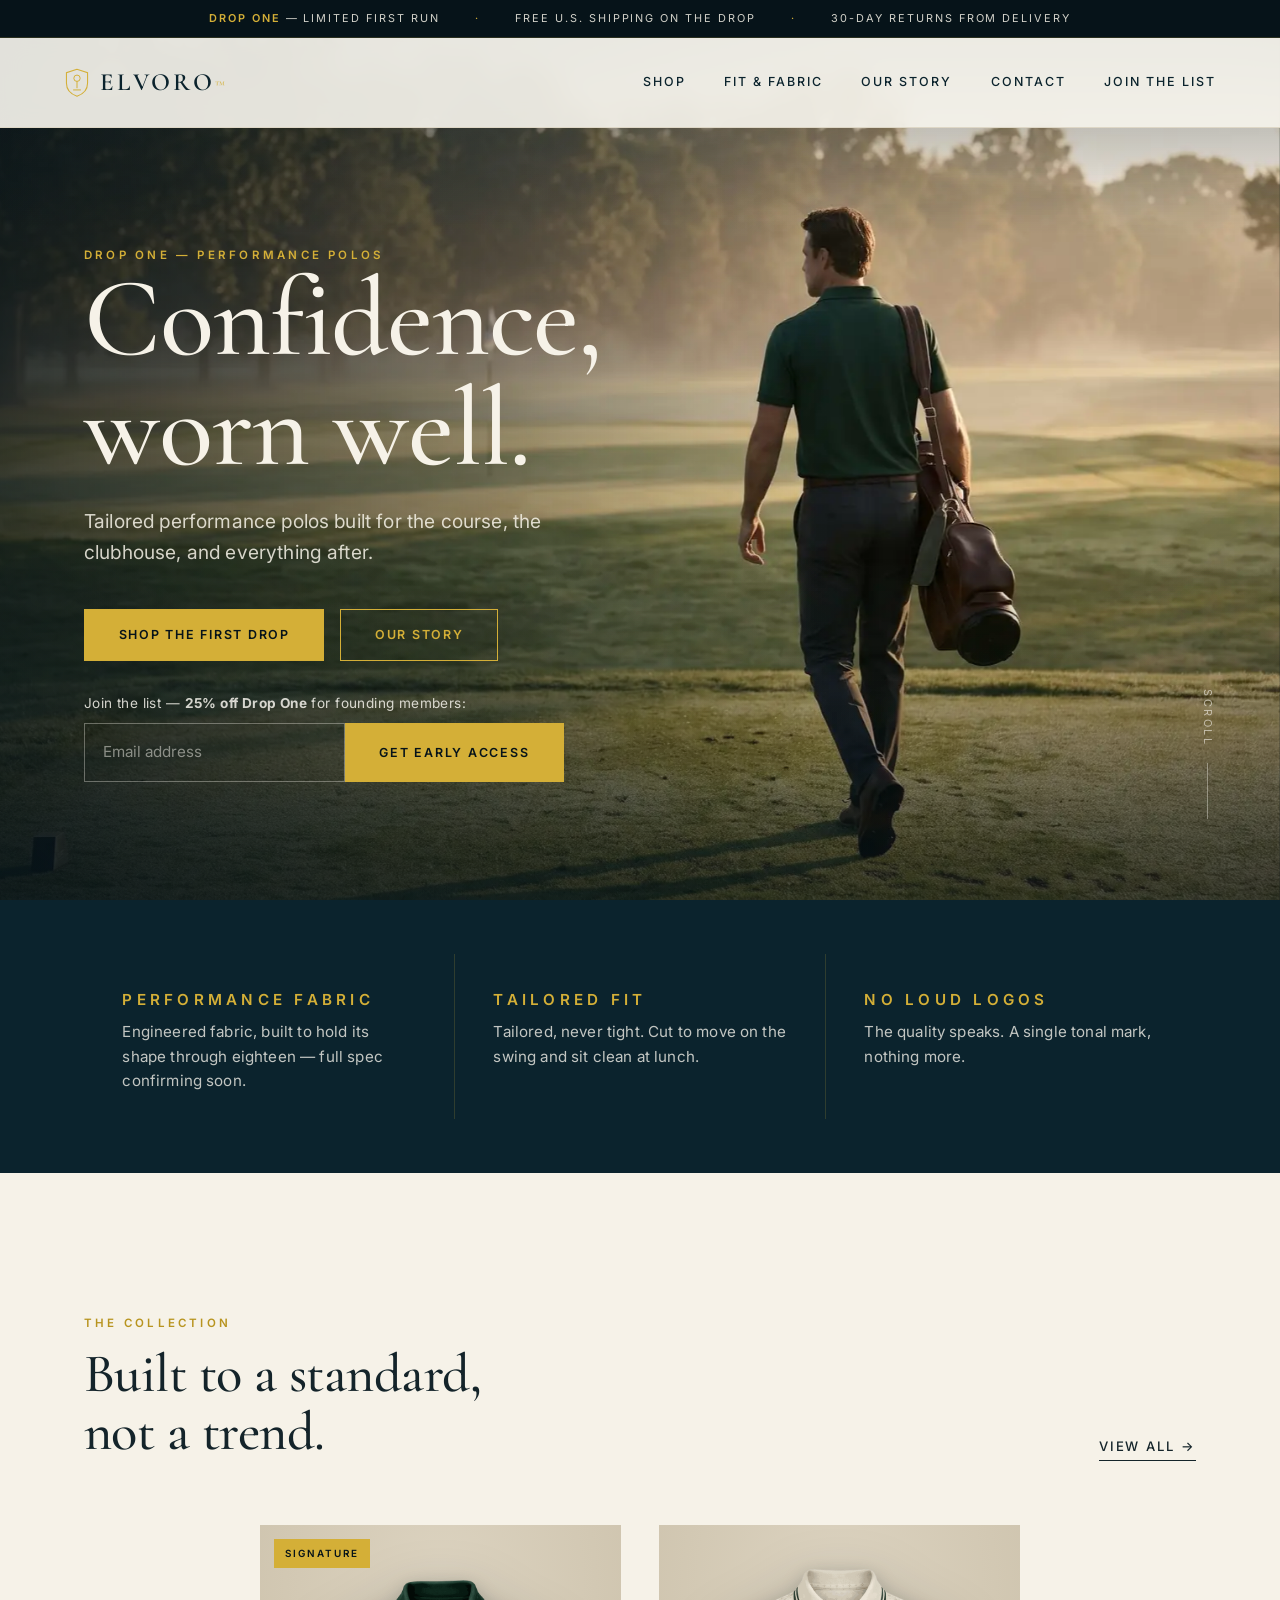
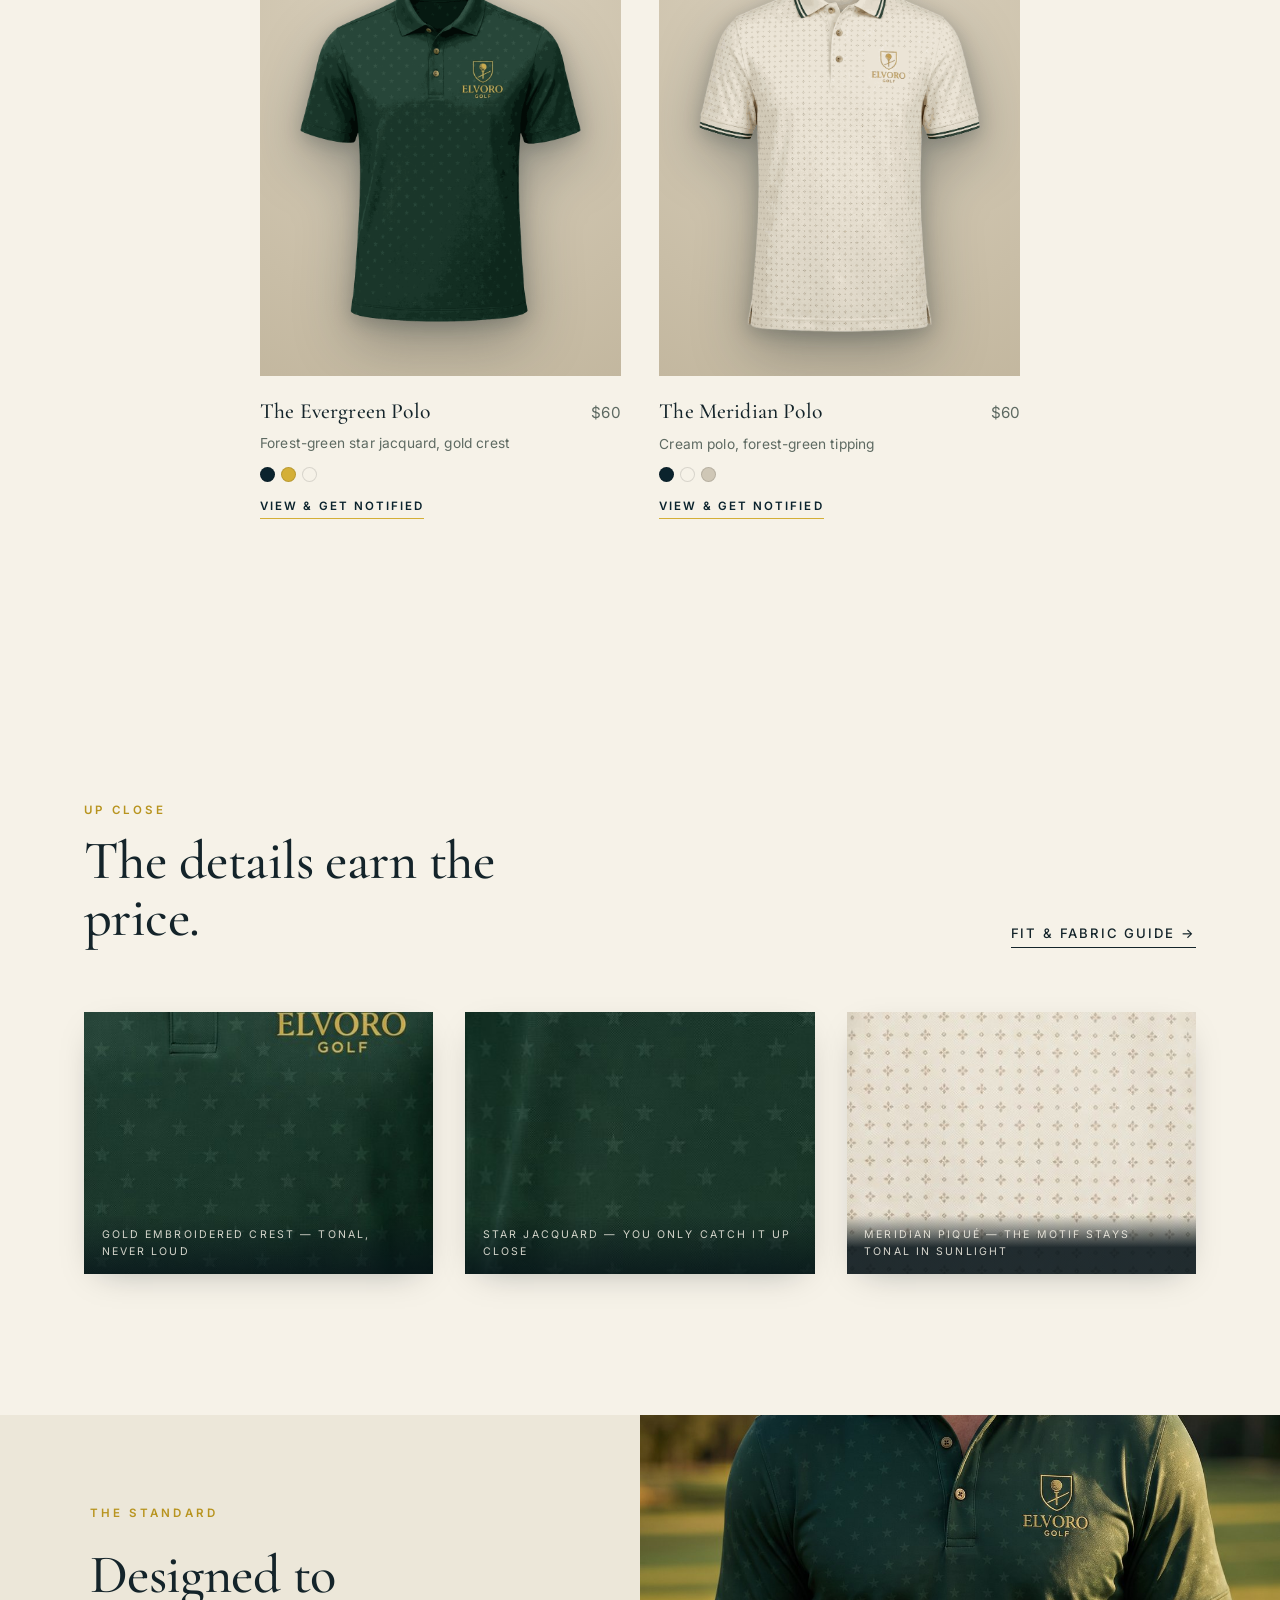
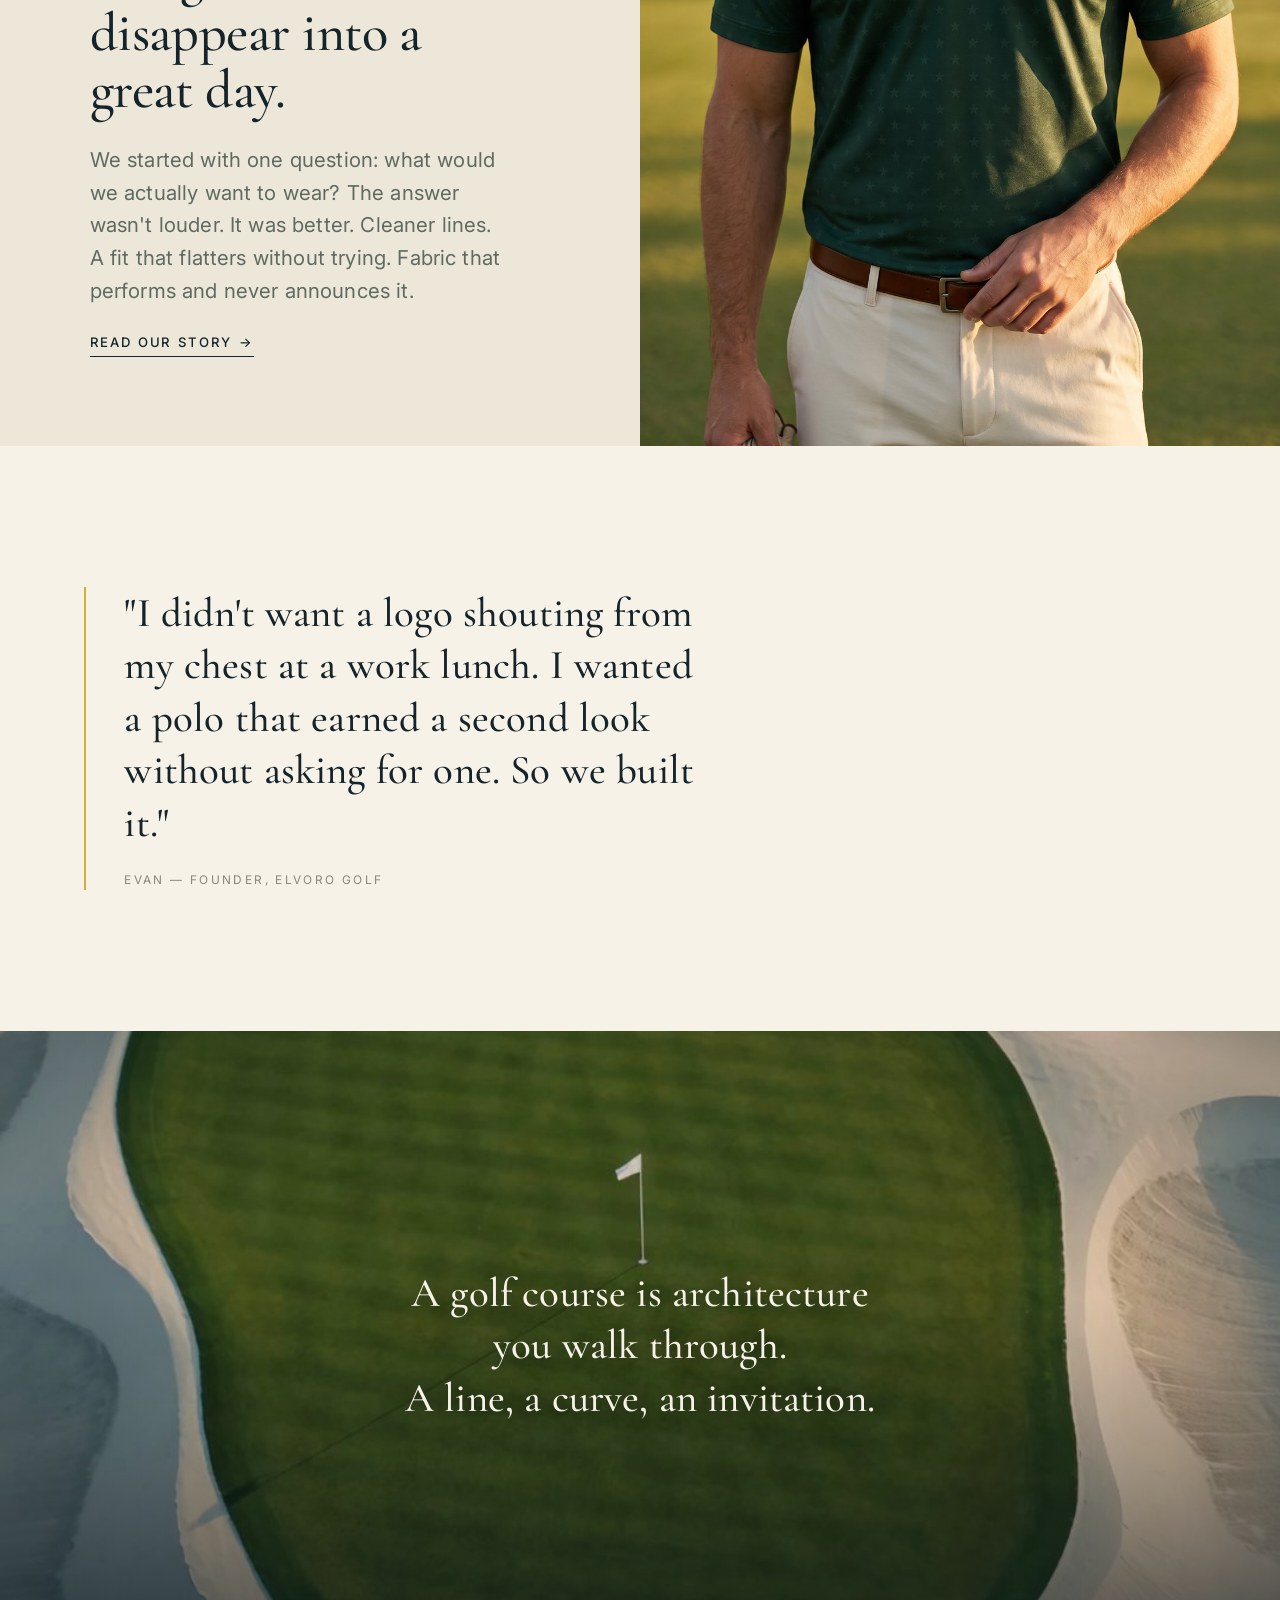
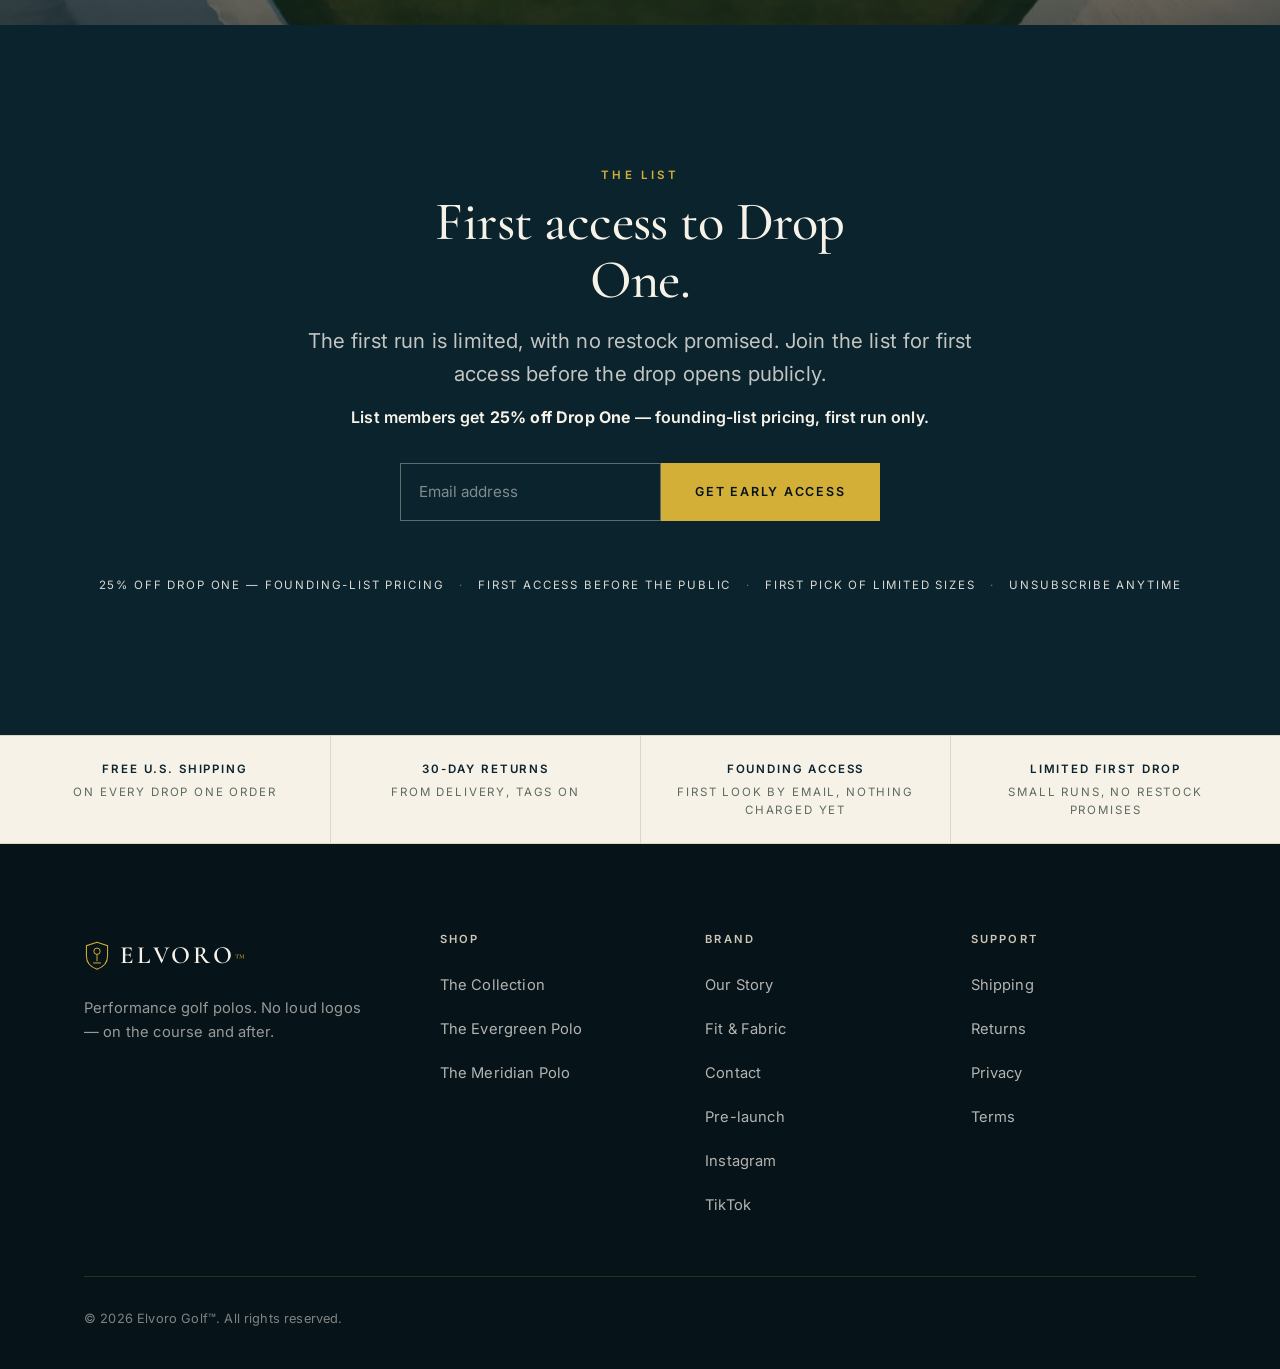
<file: index.html>
<!DOCTYPE html>
<html lang="en">
<head>
  <meta charset="UTF-8" />
  <meta name="viewport" content="width=device-width, initial-scale=1.0" />
  <title>Elvoro Golf — Performance Polos</title>
  <meta name="description" content="Performance golf polos for men who'd rather let the play talk than the logo. Clean lines, tailored fit, and fabric that holds up on the course and the clubhouse." />
  <link rel="preconnect" href="https://fonts.googleapis.com" />
  <link rel="preconnect" href="https://fonts.gstatic.com" crossorigin />
  <link href="https://fonts.googleapis.com/css2?family=Cormorant+Garamond:wght@400;500;600&family=Inter:wght@400;500;600&display=swap" rel="stylesheet" />
<link rel="icon" type="image/svg+xml" href="assets/favicon.svg" />
  <link rel="apple-touch-icon" href="assets/apple-touch-icon.png" />
  <meta name="theme-color" content="#0B232D" />
  <link rel="preload" as="image" href="assets/hero.webp" type="image/webp" fetchpriority="high" />
  <link rel="canonical" href="https://elvorogolf.com/" />
  <meta property="og:site_name" content="Elvoro Golf" />
  <meta property="og:type" content="website" />
  <meta property="og:title" content="Elvoro Golf — Performance Polos" />
  <meta property="og:description" content="Performance golf polos for men who'd rather let the play talk than the logo. Clean lines, a tailored fit, and fabric that holds up — on the course and at the clubhouse." />
  <meta property="og:url" content="https://elvorogolf.com/" />
  <meta property="og:image" content="https://elvorogolf.com/assets/hero.jpg" />
  <meta property="og:image:width" content="1920" />
  <meta property="og:image:height" content="1072" />
  <meta property="og:image:alt" content="Elvoro Golf — performance polos" />
  <meta name="twitter:card" content="summary_large_image" />
  <meta name="twitter:title" content="Elvoro Golf — Performance Polos" />
  <meta name="twitter:description" content="Performance golf polos for men who'd rather let the play talk than the logo. Clean lines, a tailored fit, and fabric that holds up — on the course and at the clubhouse." />
  <meta name="twitter:image" content="https://elvorogolf.com/assets/hero.jpg" />
  <script type="application/ld+json">{"@context":"https://schema.org","@graph":[{"@type":"Organization","@id":"https://elvorogolf.com/#org","name":"Elvoro Golf","url":"https://elvorogolf.com/","logo":"https://elvorogolf.com/assets/brand/elvoro-logo.png","description":"Performance golf polos for men who'd rather let the play talk than the logo. No loud logos.","sameAs":["https://www.instagram.com/elvoro.golf/","https://www.tiktok.com/@elvoro.golf"]},{"@type":"WebSite","@id":"https://elvorogolf.com/#site","url":"https://elvorogolf.com/","name":"Elvoro Golf","publisher":{"@id":"https://elvorogolf.com/#org"}}]}</script>
  <script>document.documentElement.classList.add("js");</script>
  <link rel="stylesheet" href="assets/styles.css" />
</head>
<body>

  <a class="skip-link" href="#main">Skip to content</a>

  <!-- ============ ANNOUNCEMENT ============ -->
  <div class="announce" role="note">
    <span><strong>Drop One</strong> — limited first run</span><span class="dot hide-sm">·</span>
    <span class="hide-sm">Free U.S. shipping on the drop</span><span class="dot hide-sm">·</span>
    <span class="hide-sm">30-day returns from delivery</span>
  </div>

  <!-- ============ HEADER ============ -->
  <header class="site-header on-dark">
    <a href="index.html" class="brand" aria-label="Elvoro Golf home">
      <svg class="mark" viewBox="0 0 32 36" fill="none" aria-hidden="true"><path d="M16 1.6 3 5.7V18.6C3 27 8.7 32.4 16 34.8 23.3 32.4 29 27 29 18.6V5.7L16 1.6Z" stroke="currentColor" stroke-width="1.3"/><circle cx="16" cy="12.6" r="3.9" stroke="currentColor" stroke-width="1.2"/><path d="M16 16.8V24.4M11.7 27H20.3" stroke="currentColor" stroke-width="1.2" stroke-linecap="round"/></svg>
      <span>Elvoro<span class="tm">™</span></span>
    </a>
    <button class="nav-toggle" aria-label="Toggle menu" aria-expanded="false"><span></span><span></span><span></span></button>
    <nav class="nav" aria-label="Primary">
      <a class="nav-link" href="shop.html">Shop</a>
      <a class="nav-link" href="fit-fabric.html">Fit &amp; Fabric</a>
      <a class="nav-link" href="about.html">Our Story</a>
      <a class="nav-link" href="contact.html">Contact</a>
      <a class="nav-link nav-cta" href="index.html#join">Join the List</a>
    </nav>
  </header>

  <!-- ============ HERO ============ -->
  <section id="main" class="hero">
    <div class="hero-media">
      <picture>
        <source type="image/webp" srcset="assets/hero.webp" />
        <img width="1920" height="1072" fetchpriority="high" src="assets/hero.jpg" alt="A golfer in a forest-green Elvoro polo walking the course at golden hour" />
      </picture>
      <!-- Muted, looping ambient film. Poster is the matching still (same WebP the <picture>
           already loaded, so no second fetch and no pop); falls back to the image on slow
           connections or prefers-reduced-motion. -->
      <video class="hero-video" autoplay muted loop playsinline preload="metadata" poster="assets/hero.webp" aria-hidden="true">
        <source src="assets/hero.mp4" type="video/mp4" />
      </video>
    </div>
    <div class="hero-inner wrap">
      <p class="eyebrow on-dark reveal">Drop One — Performance Polos</p>
      <h1 class="display reveal">Confidence,<br>worn well.</h1>
      <p class="value-line reveal">Tailored performance polos built for the course, the clubhouse, and everything after.</p>
      <div class="hero-cta reveal">
        <a href="shop.html" class="btn btn--gold">Shop the First Drop</a>
        <a href="about.html" class="btn btn--outline-light">Our Story</a>
      </div>
      <form class="hero-capture reveal" data-capture novalidate>
        <input type="text" name="company" tabindex="-1" autocomplete="off" aria-hidden="true" style="position:absolute;left:-9999px" />
        <label class="hero-capture-label" for="hero-email">Join the list — <strong>25% off Drop One</strong> for founding members:</label>
        <div class="field-row">
          <input id="hero-email" type="email" name="email" placeholder="Email address" aria-label="Email address" required />
          <button type="submit">Get Early Access</button>
        </div>
        <p class="form-success" role="status" aria-live="polite"></p>
      </form>
    </div>
    <div class="hero-scroll">Scroll</div>
  </section>

  <!-- ============ VALUE STRIP ============ -->
  <section class="strip">
    <div class="wrap">
      <div class="strip-grid">
        <div class="strip-cell reveal">
          <p class="eyebrow">Performance Fabric</p>
          <p>Engineered fabric, built to hold its shape through eighteen — full spec confirming soon.</p>
        </div>
        <div class="strip-cell reveal">
          <p class="eyebrow">Tailored Fit</p>
          <p>Tailored, never tight. Cut to move on the swing and sit clean at lunch.</p>
        </div>
        <div class="strip-cell reveal">
          <p class="eyebrow">No Loud Logos</p>
          <p>The quality speaks. A single tonal mark, nothing more.</p>
        </div>
      </div>
    </div>
  </section>

  <!-- ============ FEATURED PRODUCTS ============ -->
  <section class="section wrap">
    <div class="section-head">
      <div class="stack-sm reveal">
        <p class="eyebrow">The Collection</p>
        <h2 class="section-title">Built to a standard, not a trend.</h2>
      </div>
      <a href="shop.html" class="link-underline reveal">View all <span class="arrow">→</span></a>
    </div>

    <div class="product-grid">
      <a href="product-evergreen.html" class="product-card reveal">
        <div class="product-shot">
          <span class="product-tag">Signature</span>
          <img width="820" height="998" loading="lazy" decoding="async" src="assets/polo-forest-star-cut.png" alt="The Evergreen Polo — forest green with star jacquard and gold crest" />
          <img width="1100" height="1370" class="shot-alt" loading="lazy" decoding="async" src="assets/onbody-evergreen.jpg" alt="" aria-hidden="true" />
        </div>
        <div class="product-meta">
          <span class="name">The Evergreen Polo</span>
          <span class="price">$60</span>
        </div>
        <p class="sub">Forest-green star jacquard, gold crest</p>
        <div class="swatches" aria-label="Available colors">
          <span class="swatch" style="background:#0B232D" title="Forest Green"></span>
          <span class="swatch" style="background:#D4AF37" title="Gold"></span>
          <span class="swatch" style="background:#F6F2E8" title="Cream"></span>
        </div>
        <span class="card-cta">View &amp; get notified</span>
      </a>

      <a href="product-meridian.html" class="product-card reveal">
        <div class="product-shot">
          <img width="820" height="1057" loading="lazy" decoding="async" src="assets/polo-meridian-cut.png" alt="The Meridian Polo — cream polo with forest-green tipping" />
          <img width="1100" height="1296" class="shot-alt" loading="lazy" decoding="async" src="assets/onbody-meridian.jpg" alt="" aria-hidden="true" />
        </div>
        <div class="product-meta">
          <span class="name">The Meridian Polo</span>
          <span class="price">$60</span>
        </div>
        <p class="sub">Cream polo, forest-green tipping</p>
        <div class="swatches" aria-label="Available colors">
          <span class="swatch" style="background:#0B232D" title="Forest Green"></span>
          <span class="swatch" style="background:#F6F2E8" title="Cream"></span>
          <span class="swatch" style="background:#CFC7B6" title="Stone"></span>
        </div>
        <span class="card-cta">View &amp; get notified</span>
      </a>
    </div>
  </section>

  <!-- ============ FABRIC PROOF ============ -->
  <section class="section wrap">
    <div class="section-head">
      <div class="stack-sm reveal">
        <p class="eyebrow">Up Close</p>
        <h2 class="section-title">The details earn the price.</h2>
      </div>
      <a href="fit-fabric.html" class="link-underline reveal">Fit &amp; fabric guide <span class="arrow">→</span></a>
    </div>
    <div class="macro-duo macro-trio">
      <figure class="macro-frame crest reveal">
        <img width="1200" height="1490" loading="lazy" decoding="async" src="assets/polo-forest-star.jpg" alt="Close detail of the gold embroidered Elvoro crest on forest green fabric" />
        <figcaption>Gold embroidered crest — tonal, never loud</figcaption>
      </figure>
      <figure class="macro-frame weave reveal">
        <img width="1200" height="1490" loading="lazy" decoding="async" src="assets/polo-forest-star.jpg" alt="Close detail of the tonal star jacquard weave" />
        <figcaption>Star jacquard — you only catch it up close</figcaption>
      </figure>
      <figure class="macro-frame pique reveal">
        <img width="1200" height="1490" loading="lazy" decoding="async" src="assets/polo-meridian.jpg" alt="Close detail of the Meridian's cream polo with tonal motif" />
        <figcaption>Meridian piqué — the motif stays tonal in sunlight</figcaption>
      </figure>
    </div>
  </section>

  <!-- ============ EDITORIAL SPLIT ============ -->
  <section class="split reverse">
    <div class="split-media">
      <img width="1100" height="1370" loading="lazy" decoding="async" src="assets/onbody-evergreen.jpg" alt="The Evergreen Polo on course — tailored performance in natural light" />
    </div>
    <div class="split-body on-stone">
      <div class="stack-md reveal" style="max-width:42ch">
        <p class="eyebrow">The Standard</p>
        <h2 class="section-title">Designed to disappear into a great day.</h2>
        <p class="lede">We started with one question: what would we actually want to wear? The answer wasn't louder. It was better. Cleaner lines. A fit that flatters without trying. Fabric that performs and never announces it.</p>
        <a href="about.html" class="link-underline">Read our story <span class="arrow">→</span></a>
      </div>
    </div>
  </section>

  <!-- ============ FOUNDER PREVIEW ============ -->
  <section class="section wrap">
    <div class="founder-quote reveal" style="max-width:62ch">
      <p class="serif-quote">"I didn't want a logo shouting from my chest at a work lunch. I wanted a polo that earned a second look without asking for one. So we built it."</p>
      <p class="attribution">Evan — Founder, Elvoro Golf</p>
    </div>
  </section>

  <!-- ============ CINEMATIC INTERLUDE (aerial) ============ -->
  <section class="ambient" aria-label="Aerial view of the course at golden hour" style="background-image:url('assets/aerial.jpg')">
    <video class="ambient-video" muted loop playsinline preload="none" poster="assets/aerial.jpg" aria-hidden="true">
      <source src="assets/aerial.mp4" type="video/mp4" />
    </video>
    <div class="ambient-inner wrap">
      <p class="eyebrow on-dark reveal">From Above</p>
      <p class="serif-quote reveal">A golf course is architecture you walk through.<br>A line, a curve, an invitation.</p>
    </div>
  </section>

  <!-- ============ EMAIL CAPTURE ============ -->
  <section class="section capture" id="join">
    <div class="wrap center" style="display:flex;flex-direction:column;align-items:center">
      <p class="eyebrow on-dark reveal">The List</p>
      <h2 class="section-title reveal" style="margin-top:0.6rem;max-width:18ch">First access to Drop One.</h2>
      <p class="lede reveal" style="margin-top:1rem">The first run is limited, with no restock promised. Join the list for first access before the drop opens publicly.</p>
      <p class="capture-offer reveal" style="margin-top:0.9rem;font-weight:600">List members get <strong>25% off Drop One</strong> — founding-list pricing, first run only.</p>
      <form class="reveal" data-capture novalidate>
        <input type="text" name="company" tabindex="-1" autocomplete="off" aria-hidden="true" style="position:absolute;left:-9999px" />
        <div class="field-row">
          <input type="email" name="email" placeholder="Email address" aria-label="Email address" required />
          <button type="submit">Get Early Access</button>
        </div>
        <p class="form-success" role="status" aria-live="polite"></p>
      </form>
      <ul class="join-perks reveal">
        <li>25% off Drop One — founding-list pricing</li>
        <li>First access before the public</li>
        <li>First pick of limited sizes</li>
        <li>Unsubscribe anytime</li>
      </ul>
    </div>
  </section>

  <!-- ============ TRUST STRIP ============ -->
  <section class="trust-strip">
    <div class="trust-grid wrap" style="padding-inline:0">
      <div class="trust-cell"><strong>Free U.S. Shipping</strong>On every Drop One order</div>
      <div class="trust-cell"><strong>30-Day Returns</strong>From delivery, tags on</div>
      <div class="trust-cell"><strong>Founding Access</strong>First look by email, nothing charged yet</div>
      <div class="trust-cell"><strong>Limited First Drop</strong>Small runs, no restock promises</div>
    </div>
  </section>

  <!-- ============ FOOTER ============ -->
  <footer class="site-footer">
    <div class="wrap">
      <div class="footer-top">
        <div class="footer-brand">
          <a href="index.html" class="brand"><svg class="mark" viewBox="0 0 32 36" fill="none" aria-hidden="true"><path d="M16 1.6 3 5.7V18.6C3 27 8.7 32.4 16 34.8 23.3 32.4 29 27 29 18.6V5.7L16 1.6Z" stroke="currentColor" stroke-width="1.3"/><circle cx="16" cy="12.6" r="3.9" stroke="currentColor" stroke-width="1.2"/><path d="M16 16.8V24.4M11.7 27H20.3" stroke="currentColor" stroke-width="1.2" stroke-linecap="round"/></svg><span>Elvoro<span class="tm">™</span></span></a>
          <p>Performance golf polos. No loud logos — on the course and after.</p>
        </div>
        <div class="footer-col">
          <h3>Shop</h3>
          <a href="shop.html">The Collection</a>
          <a href="product-evergreen.html">The Evergreen Polo</a>
          <a href="product-meridian.html">The Meridian Polo</a>
        </div>
        <div class="footer-col">
          <h3>Brand</h3>
          <a href="about.html">Our Story</a>
          <a href="fit-fabric.html">Fit &amp; Fabric</a>
          <a href="contact.html">Contact</a>
          <a href="coming-soon.html">Pre-launch</a>
          <a href="https://www.instagram.com/elvoro.golf/" target="_blank" rel="noopener">Instagram</a>
          <a href="https://www.tiktok.com/@elvoro.golf" target="_blank" rel="noopener">TikTok</a>
        </div>
        <div class="footer-col">
          <h3>Support</h3>
          <a href="policies.html#shipping">Shipping</a>
          <a href="policies.html#returns">Returns</a>
          <a href="privacy.html">Privacy</a>
          <a href="terms.html">Terms</a>
        </div>
      </div>
      <div class="footer-bottom">
        <span>© <span data-year>2026</span> Elvoro Golf™. All rights reserved.</span>
      </div>
    </div>
  </footer>

  <script src="assets/site.js"></script>
<!-- Cloudflare Web Analytics --><script defer src='https://static.cloudflareinsights.com/beacon.min.js' data-cf-beacon='{"token": "ef25dd7cd2544f04862316a5537fb32e"}'></script><!-- End Cloudflare Web Analytics -->
</body>
</html>
</file>
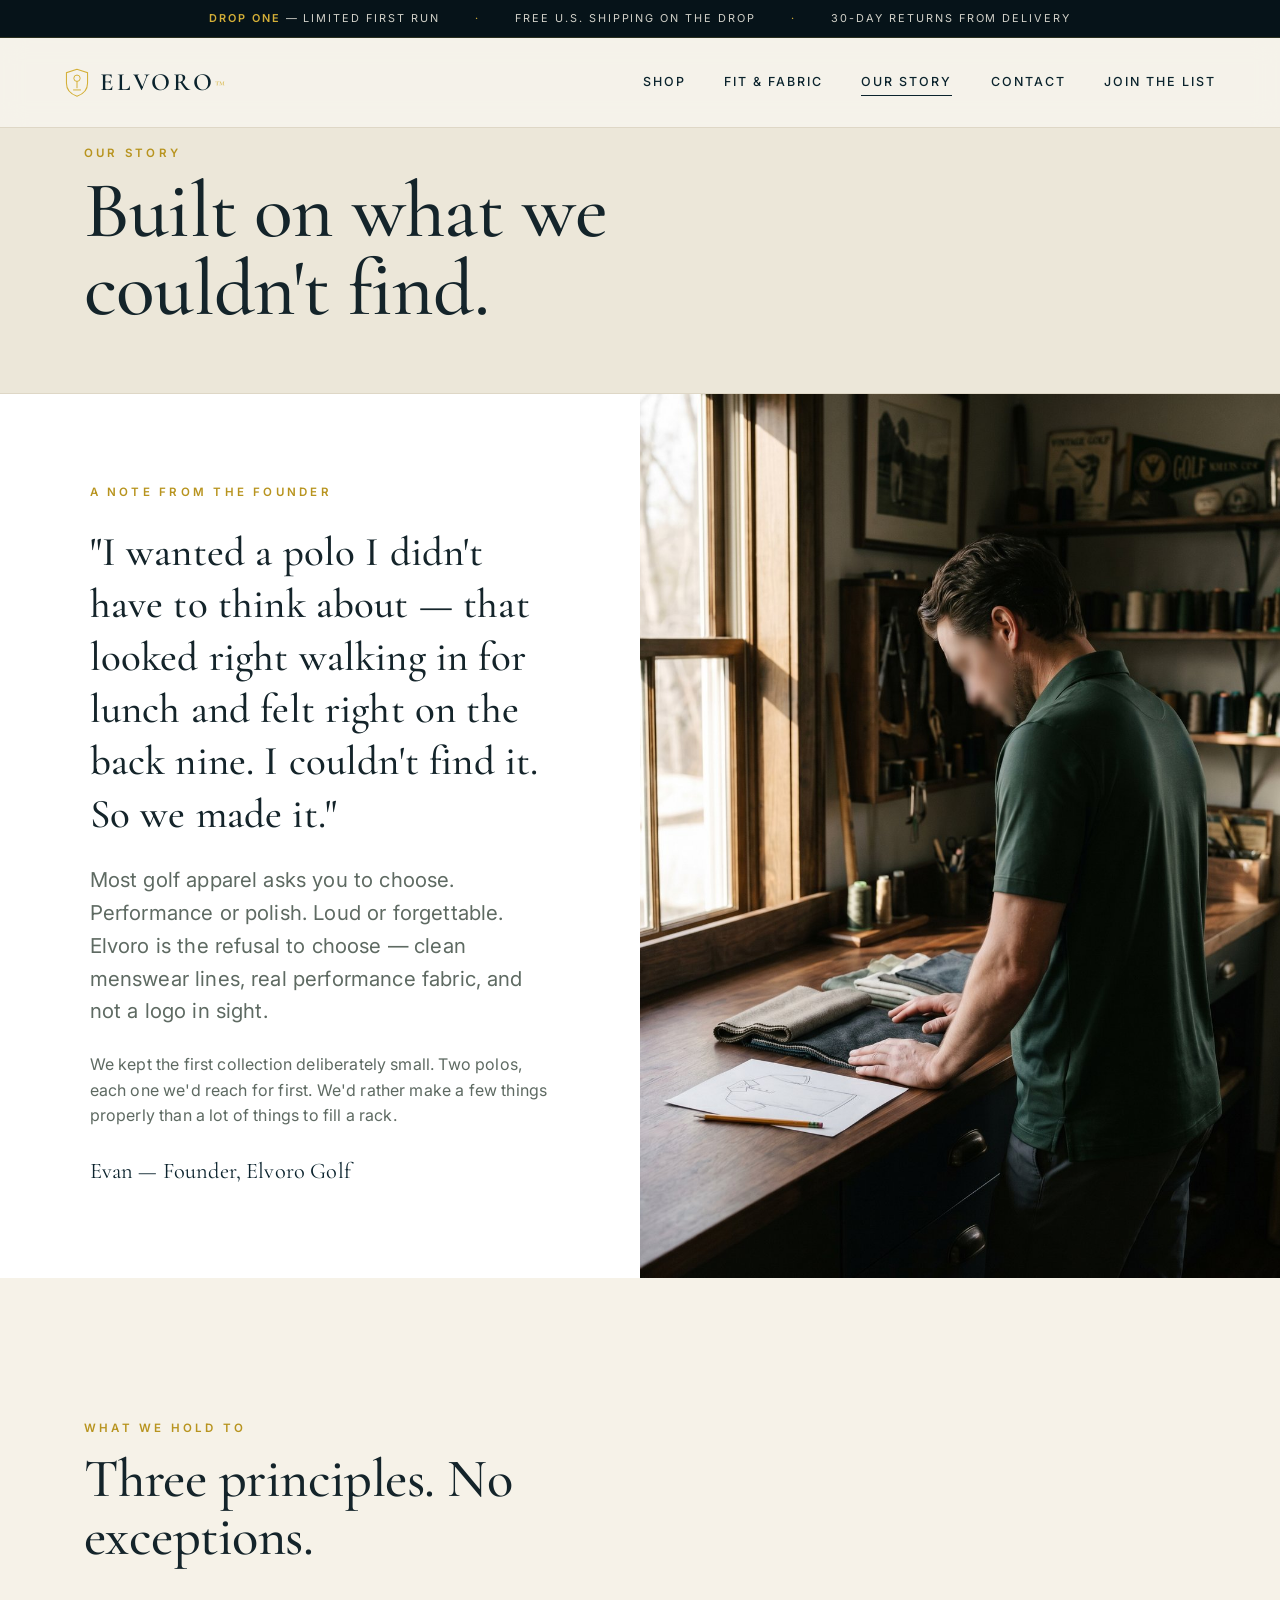
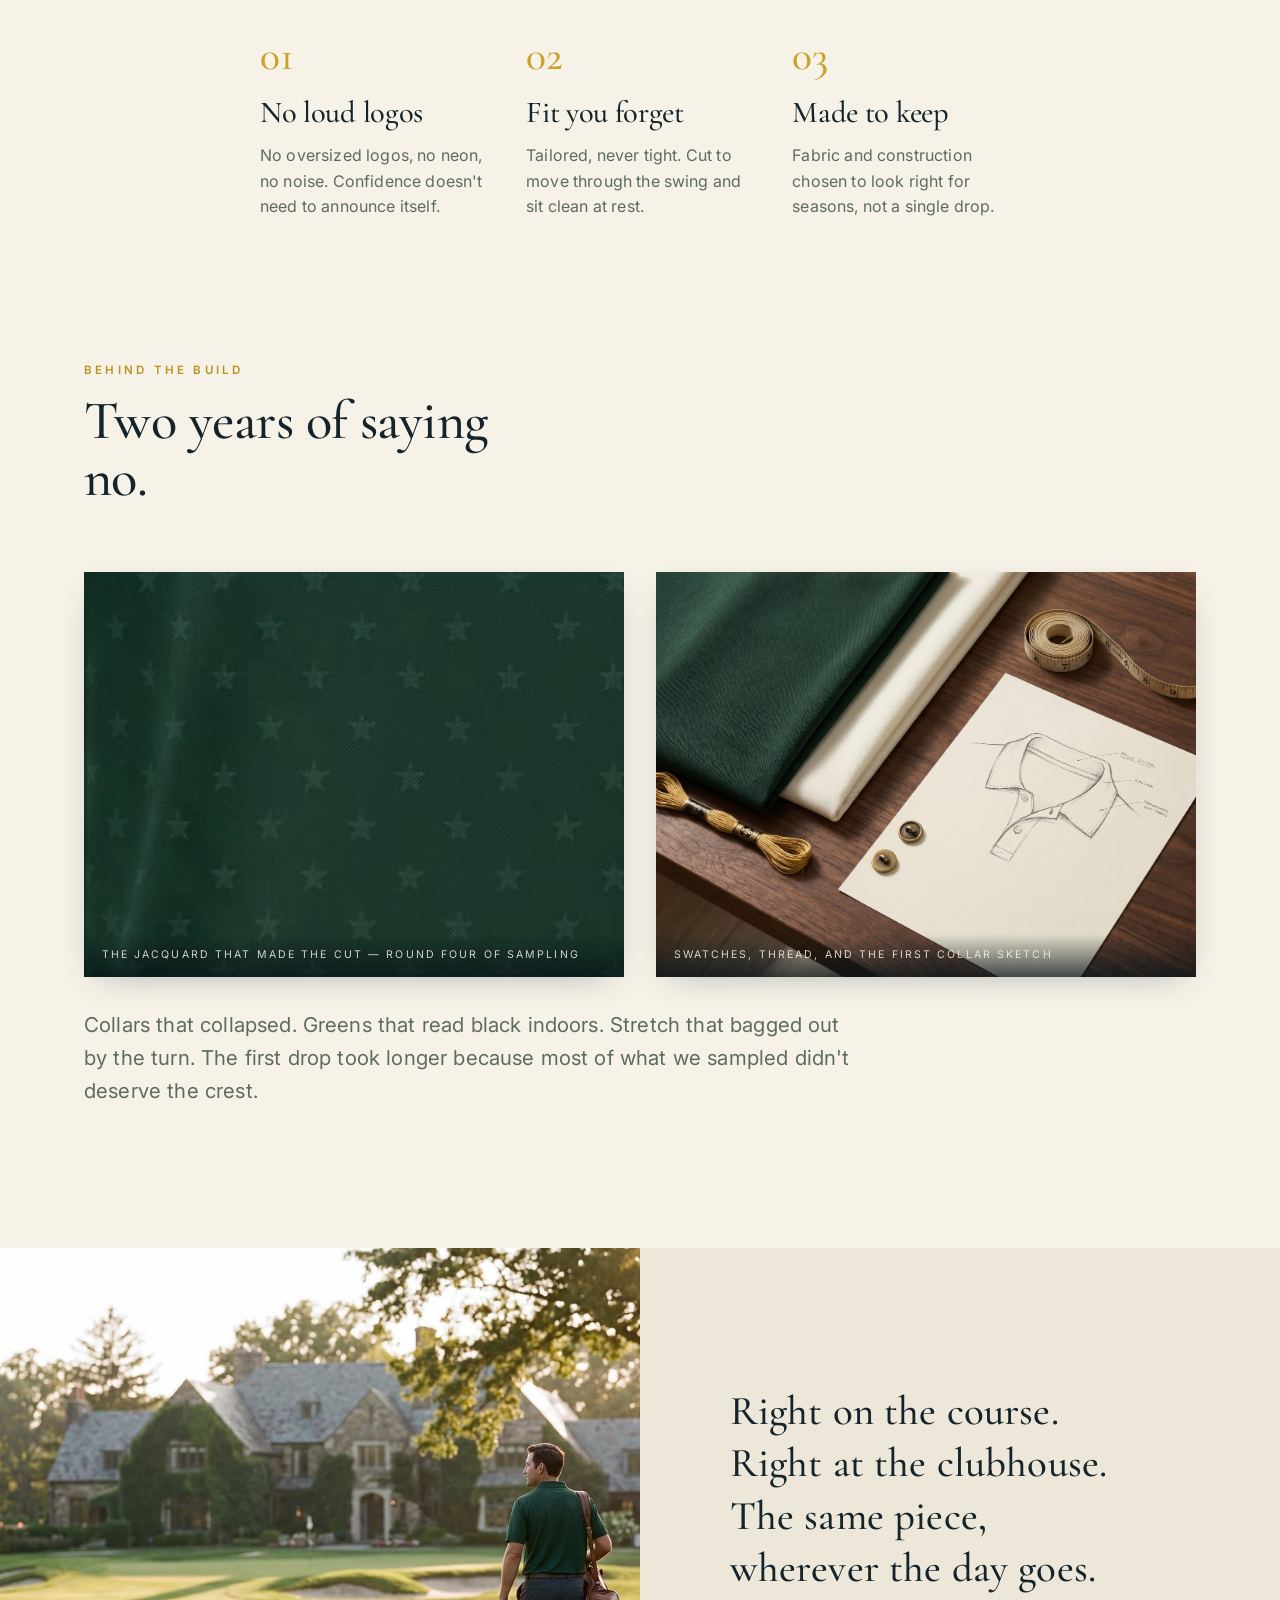
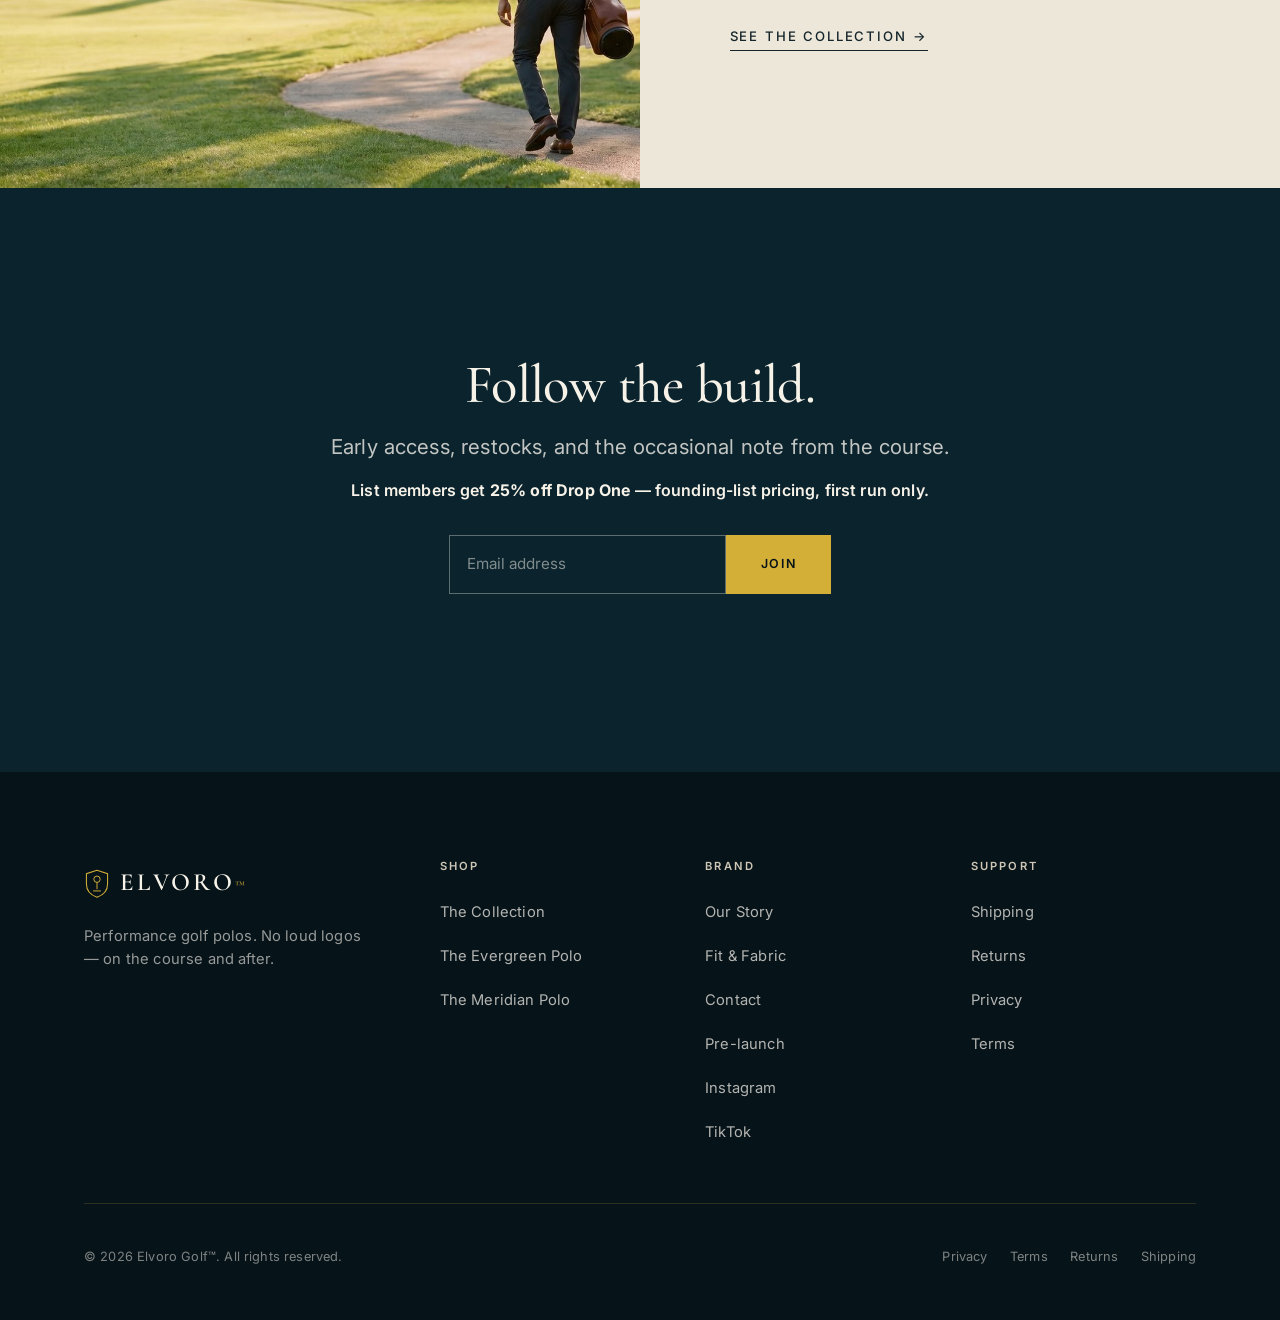
<file: about.html>
<!DOCTYPE html>
<html lang="en">
<head>
  <meta charset="UTF-8" />
  <meta name="viewport" content="width=device-width, initial-scale=1.0" />
  <title>Our Story — Elvoro Golf</title>
  <meta name="description" content="Why Elvoro exists. A founder's note on fit, fabric, and building golf apparel worth keeping." />
  <link rel="preconnect" href="https://fonts.googleapis.com" />
  <link rel="preconnect" href="https://fonts.gstatic.com" crossorigin />
  <link href="https://fonts.googleapis.com/css2?family=Cormorant+Garamond:wght@400;500;600&family=Inter:wght@400;500;600&display=swap" rel="stylesheet" />
<link rel="icon" type="image/svg+xml" href="assets/favicon.svg" />
  <link rel="apple-touch-icon" href="assets/apple-touch-icon.png" />
  <meta name="theme-color" content="#0B232D" />
  <link rel="canonical" href="https://elvorogolf.com/about.html" />
  <meta property="og:site_name" content="Elvoro Golf" />
  <meta property="og:type" content="website" />
  <meta property="og:title" content="Our Story — Elvoro Golf" />
  <meta property="og:description" content="Why Elvoro exists. A founder's note on fit, fabric, and building golf apparel worth keeping." />
  <meta property="og:url" content="https://elvorogolf.com/about.html" />
  <meta property="og:image" content="https://elvorogolf.com/assets/hero.jpg" />
  <meta property="og:image:width" content="1920" />
  <meta property="og:image:height" content="1072" />
  <meta property="og:image:alt" content="Elvoro Golf — performance polos" />
  <meta name="twitter:card" content="summary_large_image" />
  <meta name="twitter:title" content="Our Story — Elvoro Golf" />
  <meta name="twitter:description" content="Why Elvoro exists. A founder's note on fit, fabric, and building golf apparel worth keeping." />
  <meta name="twitter:image" content="https://elvorogolf.com/assets/hero.jpg" />
  <script>document.documentElement.classList.add("js");</script>
  <link rel="stylesheet" href="assets/styles.css" />
</head>
<body>

  <a class="skip-link" href="#main">Skip to content</a>

  <!-- ============ ANNOUNCEMENT ============ -->
  <div class="announce" role="note">
    <span><strong>Drop One</strong> — limited first run</span><span class="dot hide-sm">·</span>
    <span class="hide-sm">Free U.S. shipping on the drop</span><span class="dot hide-sm">·</span>
    <span class="hide-sm">30-day returns from delivery</span>
  </div>

  <header class="site-header">
    <a href="index.html" class="brand" aria-label="Elvoro Golf home">
      <svg class="mark" viewBox="0 0 32 36" fill="none" aria-hidden="true"><path d="M16 1.6 3 5.7V18.6C3 27 8.7 32.4 16 34.8 23.3 32.4 29 27 29 18.6V5.7L16 1.6Z" stroke="currentColor" stroke-width="1.3"/><circle cx="16" cy="12.6" r="3.9" stroke="currentColor" stroke-width="1.2"/><path d="M16 16.8V24.4M11.7 27H20.3" stroke="currentColor" stroke-width="1.2" stroke-linecap="round"/></svg>
      <span>Elvoro<span class="tm">™</span></span>
    </a>
    <button class="nav-toggle" aria-label="Toggle menu" aria-expanded="false"><span></span><span></span><span></span></button>
    <nav class="nav" aria-label="Primary">
      <a class="nav-link" href="shop.html">Shop</a>
      <a class="nav-link" href="fit-fabric.html">Fit &amp; Fabric</a>
      <a class="nav-link" href="about.html" aria-current="page">Our Story</a>
      <a class="nav-link" href="contact.html">Contact</a>
      <a class="nav-link nav-cta" href="index.html#join">Join the List</a>
    </nav>
  </header>

  <!-- ============ PAGE HEAD ============ -->
  <section id="main" class="page-head">
    <div class="wrap">
      <p class="eyebrow reveal">Our Story</p>
      <h1 class="display reveal" style="font-size:clamp(2.6rem,7vw,5rem);margin-top:0.6rem;max-width:18ch">Built on what we couldn't find.</h1>
    </div>
  </section>

  <!-- ============ FOUNDER SPLIT ============ -->
  <section class="split reverse">
    <div class="split-media">
      <img width="1100" height="1473" loading="lazy" decoding="async" src="assets/founder.jpg" alt="The founder at his workbench in an Elvoro polo, reviewing fabric swatches and a polo sketch by the window" />
    </div>
    <div class="split-body">
      <div class="stack-md reveal" style="max-width:48ch">
        <p class="eyebrow">A Note From the Founder</p>
        <p class="serif-quote">"I wanted a polo I didn't have to think about — that looked right walking in for lunch and felt right on the back nine. I couldn't find it. So we made it."</p>
        <p class="lede">Most golf apparel asks you to choose. Performance or polish. Loud or forgettable. Elvoro is the refusal to choose — clean menswear lines, real performance fabric, and not a logo in sight.</p>
        <p style="color:var(--muted)">We kept the first collection deliberately small. Two polos, each one we'd reach for first. We'd rather make a few things properly than a lot of things to fill a rack.</p>
        <p style="font-family:var(--serif);font-size:1.4rem;color:var(--navy)">Evan — Founder, Elvoro Golf</p>
      </div>
    </div>
  </section>

  <!-- ============ PRINCIPLES ============ -->
  <section class="section wrap">
    <div class="section-head">
      <div class="stack-sm reveal">
        <p class="eyebrow">What We Hold To</p>
        <h2 class="section-title">Three principles. No exceptions.</h2>
      </div>
    </div>
    <div class="product-grid" style="grid-template-columns:repeat(3,1fr)">
      <div class="reveal stack-sm">
        <p class="serif-quote" style="font-size:2.6rem;color:var(--olive)">01</p>
        <h3>No loud logos</h3>
        <p style="color:var(--muted)">No oversized logos, no neon, no noise. Confidence doesn't need to announce itself.</p>
      </div>
      <div class="reveal stack-sm">
        <p class="serif-quote" style="font-size:2.6rem;color:var(--olive)">02</p>
        <h3>Fit you forget</h3>
        <p style="color:var(--muted)">Tailored, never tight. Cut to move through the swing and sit clean at rest.</p>
      </div>
      <div class="reveal stack-sm">
        <p class="serif-quote" style="font-size:2.6rem;color:var(--olive)">03</p>
        <h3>Made to keep</h3>
        <p style="color:var(--muted)">Fabric and construction chosen to look right for seasons, not a single drop.</p>
      </div>
    </div>
  </section>

  <!-- ============ BEHIND THE BUILD ============ -->
  <section class="section wrap" style="padding-top:0">
    <div class="section-head">
      <div class="stack-sm reveal">
        <p class="eyebrow">Behind the Build</p>
        <h2 class="section-title">Two years of saying no.</h2>
      </div>
    </div>
    <div class="macro-duo reveal">
      <figure class="macro-frame weave">
        <img width="1200" height="1490" loading="lazy" decoding="async" src="assets/polo-forest-star.jpg" alt="Macro detail of the Evergreen star jacquard — the fabric we finally said yes to" />
        <figcaption>The jacquard that made the cut — round four of sampling</figcaption>
      </figure>
      <figure class="macro-frame">
        <img width="1400" height="1045" loading="lazy" decoding="async" src="assets/development-flatlay.jpg" alt="Development flat-lay — forest-green and ivory swatches, gold thread, measuring tape, and a polo sketch" style="object-position:center" />
        <figcaption>Swatches, thread, and the first collar sketch</figcaption>
      </figure>
    </div>
    <p class="lede reveal" style="margin-top:2rem;max-width:60ch">Collars that collapsed. Greens that read black indoors. Stretch that bagged out by the turn. The first drop took longer because most of what we sampled didn't deserve the crest.</p>
  </section>

  <!-- ============ QUOTE BAND ============ -->
  <section class="split">
    <div class="split-media">
      <img width="1600" height="893" loading="lazy" decoding="async" src="assets/lifestyle-clubhouse.jpg" alt="A golfer in the Evergreen Polo walking from the course toward the clubhouse at golden hour" />
    </div>
    <div class="split-body on-stone">
      <div class="reveal" style="max-width:40ch">
        <p class="serif-quote">Right on the course. Right at the clubhouse. The same piece, wherever the day goes.</p>
        <a href="shop.html" class="link-underline" style="margin-top:2rem">See the collection <span class="arrow">→</span></a>
      </div>
    </div>
  </section>

  <!-- ============ EMAIL CAPTURE ============ -->
  <section class="section capture">
    <div class="wrap center" style="display:flex;flex-direction:column;align-items:center">
      <p class="eyebrow on-dark reveal">The List</p>
      <h2 class="section-title reveal" style="margin-top:0.6rem;max-width:18ch">Follow the build.</h2>
      <p class="lede reveal" style="margin-top:1rem">Early access, restocks, and the occasional note from the course.</p>
      <p class="capture-offer reveal" style="margin-top:0.9rem;font-weight:600">List members get <strong>25% off Drop One</strong> — founding-list pricing, first run only.</p>
      <form class="reveal" data-capture novalidate>
        <input type="text" name="company" tabindex="-1" autocomplete="off" aria-hidden="true" style="position:absolute;left:-9999px" />
        <div class="field-row">
          <input type="email" name="email" placeholder="Email address" aria-label="Email address" required />
          <button type="submit">Join</button>
        </div>
        <p class="form-success" role="status" aria-live="polite"></p>
      </form>
    </div>
  </section>

  <!-- ============ FOOTER ============ -->
  <footer class="site-footer">
    <div class="wrap">
      <div class="footer-top">
        <div class="footer-brand">
          <a href="index.html" class="brand"><svg class="mark" viewBox="0 0 32 36" fill="none" aria-hidden="true"><path d="M16 1.6 3 5.7V18.6C3 27 8.7 32.4 16 34.8 23.3 32.4 29 27 29 18.6V5.7L16 1.6Z" stroke="currentColor" stroke-width="1.3"/><circle cx="16" cy="12.6" r="3.9" stroke="currentColor" stroke-width="1.2"/><path d="M16 16.8V24.4M11.7 27H20.3" stroke="currentColor" stroke-width="1.2" stroke-linecap="round"/></svg><span>Elvoro<span class="tm">™</span></span></a>
          <p>Performance golf polos. No loud logos — on the course and after.</p>
        </div>
        <div class="footer-col">
          <h3>Shop</h3>
          <a href="shop.html">The Collection</a>
          <a href="product-evergreen.html">The Evergreen Polo</a>
          <a href="product-meridian.html">The Meridian Polo</a>
        </div>
        <div class="footer-col">
          <h3>Brand</h3>
          <a href="about.html">Our Story</a>
          <a href="fit-fabric.html">Fit &amp; Fabric</a>
          <a href="contact.html">Contact</a>
          <a href="coming-soon.html">Pre-launch</a>
          <a href="https://www.instagram.com/elvoro.golf/" target="_blank" rel="noopener">Instagram</a>
          <a href="https://www.tiktok.com/@elvoro.golf" target="_blank" rel="noopener">TikTok</a>
        </div>
        <div class="footer-col">
          <h3>Support</h3>
          <a href="policies.html#shipping">Shipping</a>
          <a href="policies.html#returns">Returns</a>
          <a href="privacy.html">Privacy</a>
          <a href="terms.html">Terms</a>
        </div>
      </div>
      <div class="footer-bottom">
        <span>© <span data-year>2026</span> Elvoro Golf™. All rights reserved.</span>
        <div class="legal-links">
          <a href="privacy.html">Privacy</a>
          <a href="terms.html">Terms</a>
          <a href="policies.html#returns">Returns</a>
          <a href="policies.html#shipping">Shipping</a>
        </div>
      </div>
    </div>
  </footer>

  <script src="assets/site.js"></script>
<!-- Cloudflare Web Analytics --><script defer src='https://static.cloudflareinsights.com/beacon.min.js' data-cf-beacon='{"token": "ef25dd7cd2544f04862316a5537fb32e"}'></script><!-- End Cloudflare Web Analytics -->
</body>
</html>
</file>
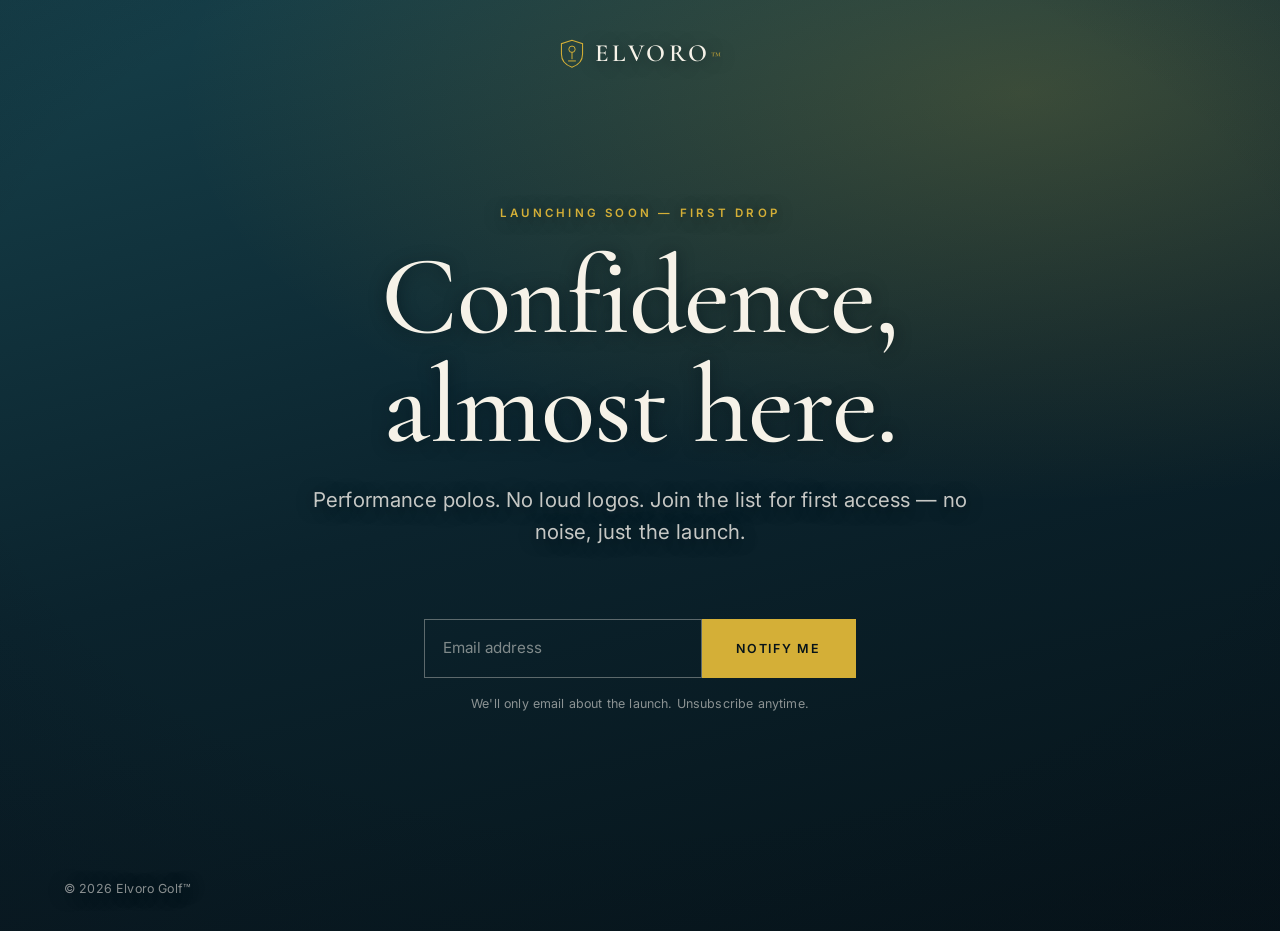
<file: coming-soon.html>
<!DOCTYPE html>
<html lang="en">
<head>
  <meta charset="UTF-8" />
  <meta name="viewport" content="width=device-width, initial-scale=1.0" />
  <title>Coming Soon — Elvoro Golf</title>
  <meta name="description" content="Elvoro Golf is almost here. Join the list for first access to the launch." />
  <meta name="robots" content="noindex" />
  <link rel="preconnect" href="https://fonts.googleapis.com" />
  <link rel="preconnect" href="https://fonts.gstatic.com" crossorigin />
  <link href="https://fonts.googleapis.com/css2?family=Cormorant+Garamond:wght@400;500;600&family=Inter:wght@400;500;600&display=swap" rel="stylesheet" />
<link rel="icon" type="image/svg+xml" href="assets/favicon.svg" />
  <link rel="apple-touch-icon" href="assets/apple-touch-icon.png" />
  <meta name="theme-color" content="#0B232D" />
  <link rel="canonical" href="https://elvorogolf.com/coming-soon.html" />
  <meta property="og:site_name" content="Elvoro Golf" />
  <meta property="og:type" content="website" />
  <meta property="og:title" content="Coming Soon — Elvoro Golf" />
  <meta property="og:description" content="Elvoro Golf is almost here. Join the list for first access to the launch." />
  <meta property="og:url" content="https://elvorogolf.com/coming-soon.html" />
  <meta property="og:image" content="https://elvorogolf.com/assets/coming.jpg" />
  <meta property="og:image:width" content="1280" />
  <meta property="og:image:height" content="720" />
  <meta property="og:image:alt" content="Elvoro Golf — performance polos" />
  <meta name="twitter:card" content="summary_large_image" />
  <meta name="twitter:title" content="Coming Soon — Elvoro Golf" />
  <meta name="twitter:description" content="Elvoro Golf is almost here. Join the list for first access to the launch." />
  <meta name="twitter:image" content="https://elvorogolf.com/assets/coming.jpg" />
  <script>document.documentElement.classList.add("js");</script>
  <link rel="stylesheet" href="assets/styles.css" />
</head>
<body>

  <a class="skip-link" href="#main">Skip to content</a>

  <main id="main" class="coming">
    <div class="coming-media" aria-hidden="true">
      <video class="coming-video" muted loop autoplay playsinline preload="auto" poster="assets/coming.jpg">
        <source src="assets/coming.mp4" type="video/mp4" />
      </video>
    </div>

    <div class="coming-top">
      <a href="index.html" class="brand" style="color:var(--off-white)" aria-label="Elvoro Golf">
        <svg class="mark" viewBox="0 0 32 36" fill="none" aria-hidden="true"><path d="M16 1.6 3 5.7V18.6C3 27 8.7 32.4 16 34.8 23.3 32.4 29 27 29 18.6V5.7L16 1.6Z" stroke="currentColor" stroke-width="1.3"/><circle cx="16" cy="12.6" r="3.9" stroke="currentColor" stroke-width="1.2"/><path d="M16 16.8V24.4M11.7 27H20.3" stroke="currentColor" stroke-width="1.2" stroke-linecap="round"/></svg>
        <span>Elvoro<span class="tm">™</span></span>
      </a>
    </div>

    <div class="coming-inner">
      <p class="eyebrow on-dark reveal in">Launching soon — First Drop</p>
      <h1 class="display reveal in" style="margin-top:1.2rem">Confidence,<br>almost here.</h1>
      <p class="lede reveal in" style="color:rgba(246,243,236,0.8);margin-top:1.4rem">Performance polos. No loud logos. Join the list for first access — no noise, just the launch.</p>

      <form class="reveal in" data-capture novalidate style="margin-top:2.4rem">
        <input type="text" name="company" tabindex="-1" autocomplete="off" aria-hidden="true" style="position:absolute;left:-9999px" />
        <div class="field-row">
          <input type="email" name="email" placeholder="Email address" aria-label="Email address" required />
          <button type="submit">Notify Me</button>
        </div>
        <p class="form-note">We'll only email about the launch. Unsubscribe anytime.</p>
        <p class="form-success" role="status" aria-live="polite"></p>
      </form>
    </div>

    <div class="coming-foot">
      <span>© <span data-year>2026</span> Elvoro Golf™</span>
    </div>
  </main>

  <script src="assets/site.js"></script>
<!-- Cloudflare Web Analytics --><script defer src='https://static.cloudflareinsights.com/beacon.min.js' data-cf-beacon='{"token": "ef25dd7cd2544f04862316a5537fb32e"}'></script><!-- End Cloudflare Web Analytics -->
</body>
</html>
</file>
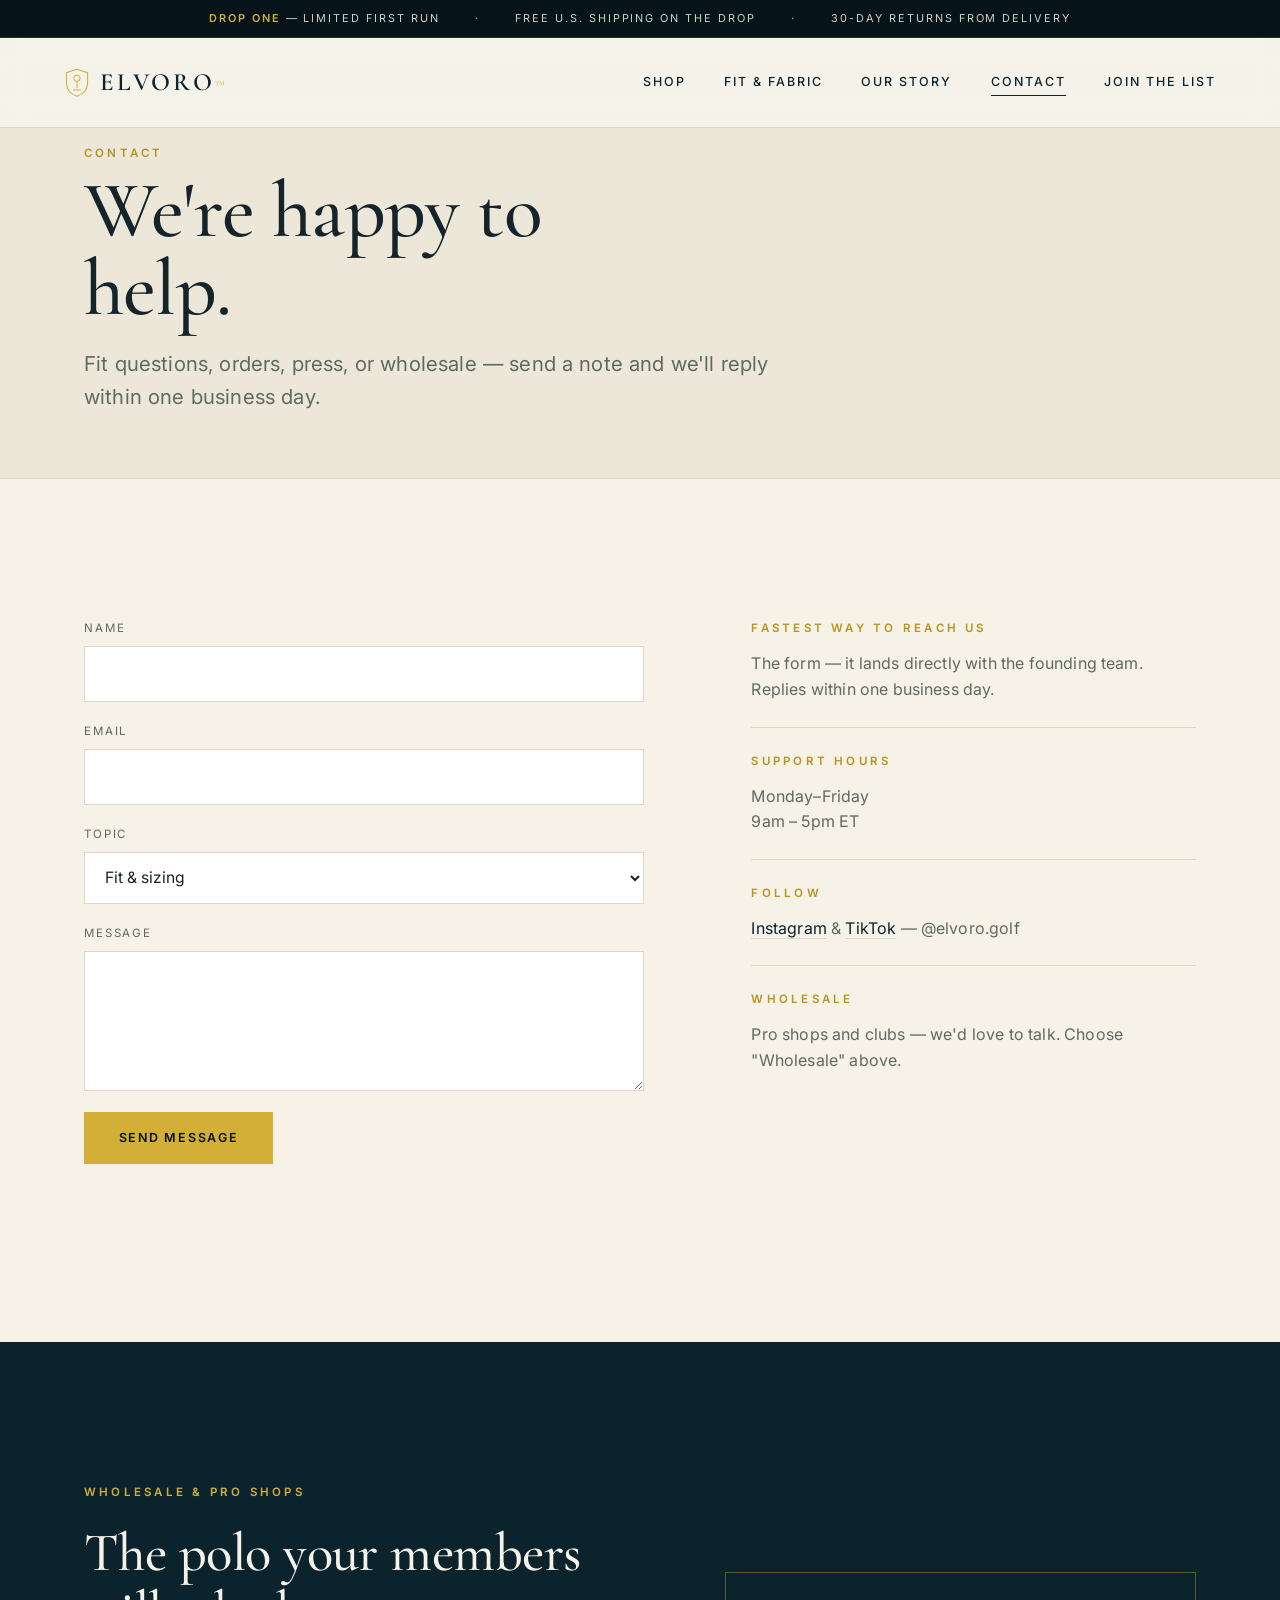
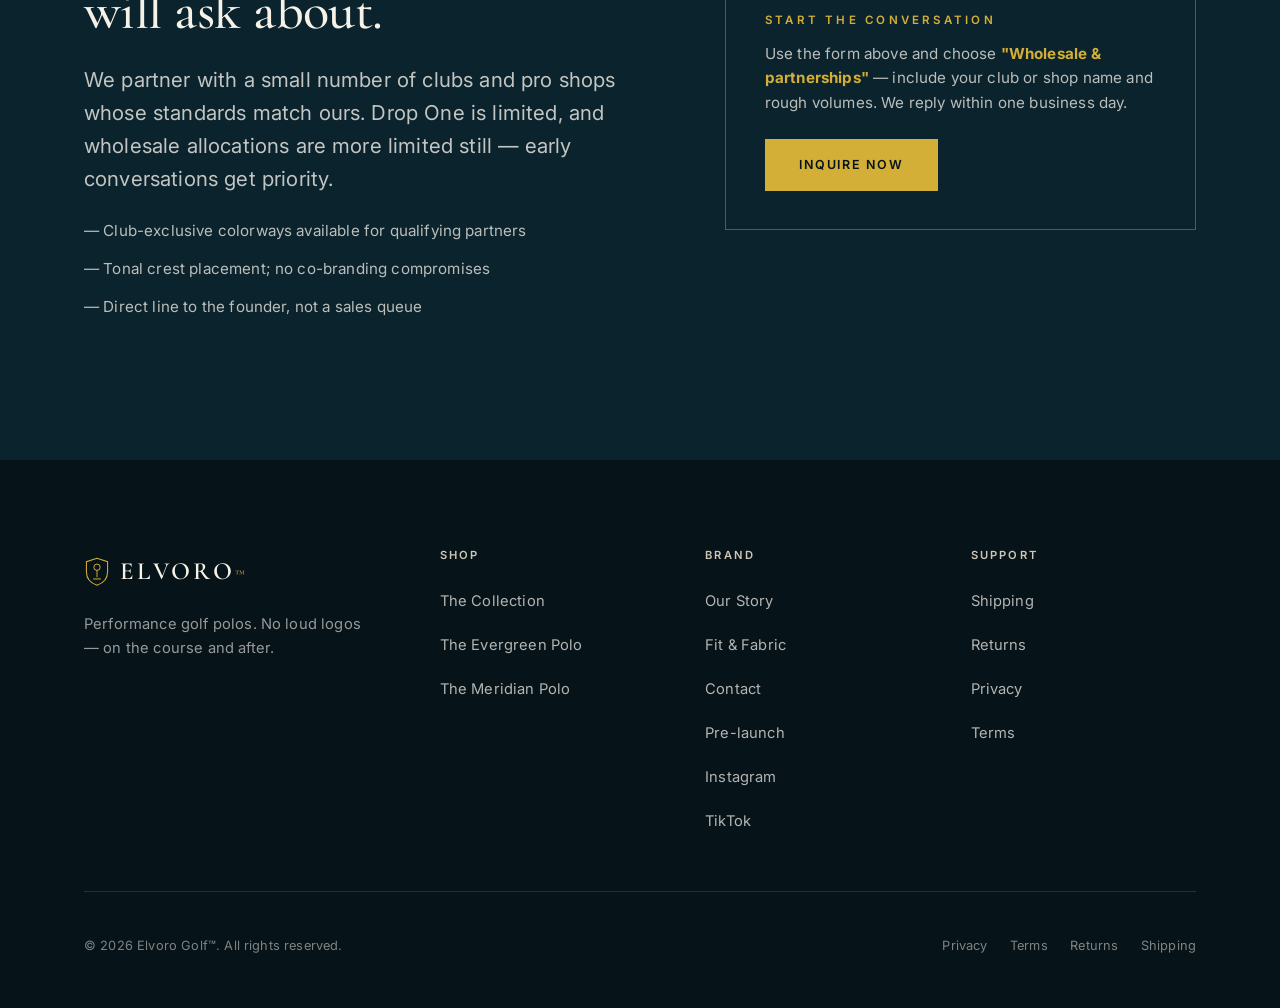
<file: contact.html>
<!DOCTYPE html>
<html lang="en">
<head>
  <meta charset="UTF-8" />
  <meta name="viewport" content="width=device-width, initial-scale=1.0" />
  <title>Contact — Elvoro Golf</title>
  <meta name="description" content="Questions on fit, an order, or wholesale? Reach the Elvoro team." />
  <link rel="preconnect" href="https://fonts.googleapis.com" />
  <link rel="preconnect" href="https://fonts.gstatic.com" crossorigin />
  <link href="https://fonts.googleapis.com/css2?family=Cormorant+Garamond:wght@400;500;600&family=Inter:wght@400;500;600&display=swap" rel="stylesheet" />
<link rel="icon" type="image/svg+xml" href="assets/favicon.svg" />
  <link rel="apple-touch-icon" href="assets/apple-touch-icon.png" />
  <meta name="theme-color" content="#0B232D" />
  <link rel="canonical" href="https://elvorogolf.com/contact.html" />
  <meta property="og:site_name" content="Elvoro Golf" />
  <meta property="og:type" content="website" />
  <meta property="og:title" content="Contact — Elvoro Golf" />
  <meta property="og:description" content="Questions on fit, an order, or wholesale? Reach the Elvoro team." />
  <meta property="og:url" content="https://elvorogolf.com/contact.html" />
  <meta property="og:image" content="https://elvorogolf.com/assets/hero.jpg" />
  <meta property="og:image:width" content="1920" />
  <meta property="og:image:height" content="1072" />
  <meta property="og:image:alt" content="Elvoro Golf — performance polos" />
  <meta name="twitter:card" content="summary_large_image" />
  <meta name="twitter:title" content="Contact — Elvoro Golf" />
  <meta name="twitter:description" content="Questions on fit, an order, or wholesale? Reach the Elvoro team." />
  <meta name="twitter:image" content="https://elvorogolf.com/assets/hero.jpg" />
  <script>document.documentElement.classList.add("js");</script>
  <link rel="stylesheet" href="assets/styles.css" />
</head>
<body>

  <a class="skip-link" href="#main">Skip to content</a>

  <!-- ============ ANNOUNCEMENT ============ -->
  <div class="announce" role="note">
    <span><strong>Drop One</strong> — limited first run</span><span class="dot hide-sm">·</span>
    <span class="hide-sm">Free U.S. shipping on the drop</span><span class="dot hide-sm">·</span>
    <span class="hide-sm">30-day returns from delivery</span>
  </div>

  <header class="site-header">
    <a href="index.html" class="brand" aria-label="Elvoro Golf home">
      <svg class="mark" viewBox="0 0 32 36" fill="none" aria-hidden="true"><path d="M16 1.6 3 5.7V18.6C3 27 8.7 32.4 16 34.8 23.3 32.4 29 27 29 18.6V5.7L16 1.6Z" stroke="currentColor" stroke-width="1.3"/><circle cx="16" cy="12.6" r="3.9" stroke="currentColor" stroke-width="1.2"/><path d="M16 16.8V24.4M11.7 27H20.3" stroke="currentColor" stroke-width="1.2" stroke-linecap="round"/></svg>
      <span>Elvoro<span class="tm">™</span></span>
    </a>
    <button class="nav-toggle" aria-label="Toggle menu" aria-expanded="false"><span></span><span></span><span></span></button>
    <nav class="nav" aria-label="Primary">
      <a class="nav-link" href="shop.html">Shop</a>
      <a class="nav-link" href="fit-fabric.html">Fit &amp; Fabric</a>
      <a class="nav-link" href="about.html">Our Story</a>
      <a class="nav-link" href="contact.html" aria-current="page">Contact</a>
      <a class="nav-link nav-cta" href="index.html#join">Join the List</a>
    </nav>
  </header>

  <section id="main" class="page-head">
    <div class="wrap">
      <p class="eyebrow reveal">Contact</p>
      <h1 class="display reveal" style="font-size:clamp(2.6rem,7vw,5rem);margin-top:0.6rem;max-width:16ch">We're happy to help.</h1>
      <p class="lede reveal" style="margin-top:1.2rem">Fit questions, orders, press, or wholesale — send a note and we'll reply within one business day.</p>
    </div>
  </section>

  <section class="section wrap">
    <div style="display:grid;grid-template-columns:1.3fr 1fr;gap:clamp(2.5rem,7vw,6rem);align-items:start" class="contact-grid">

      <!-- FORM -->
      <form class="form reveal" data-contact novalidate>
        <div class="group">
          <label for="name">Name</label>
          <input id="name" name="name" type="text" autocomplete="name" required />
        </div>
        <div class="group">
          <label for="email">Email</label>
          <input id="email" name="email" type="email" autocomplete="email" required />
        </div>
        <div class="group">
          <label for="topic">Topic</label>
          <select id="topic" name="topic">
            <option>Fit & sizing</option>
            <option>An existing order</option>
            <option>Returns & exchanges</option>
            <option>Wholesale & partnerships</option>
            <option>Press</option>
            <option>Something else</option>
          </select>
        </div>
        <div class="group">
          <label for="message">Message</label>
          <textarea id="message" name="message" required></textarea>
        </div>
        <!-- Honeypot field for spam protection — bots fill it, humans never see it -->
        <input type="text" name="company" tabindex="-1" autocomplete="off" aria-hidden="true" style="position:absolute;left:-9999px" />
        <div>
          <button type="submit" class="btn">Send Message</button>
          <p class="form-success" role="status" aria-live="polite" style="color:var(--olive)"></p>
        </div>
      </form>

      <!-- ASIDE -->
      <aside class="reveal stack-md">
        <div class="stack-sm">
          <p class="eyebrow">Fastest Way to Reach Us</p>
          <p style="color:var(--muted)">The form — it lands directly with the founding team. Replies within one business day.</p>
          <!-- EMAIL SLOT: once the brand inbox exists, restore
               <a href="mailto:ADDRESS">ADDRESS</a> here -->
        </div>
        <hr style="border:0;border-top:1px solid var(--line)" />
        <div class="stack-sm">
          <p class="eyebrow">Support Hours</p>
          <p style="color:var(--muted)">Monday–Friday<br>9am – 5pm ET</p>
        </div>
        <hr style="border:0;border-top:1px solid var(--line)" />
        <div class="stack-sm">
          <p class="eyebrow">Follow</p>
          <p style="color:var(--muted)"><a href="https://www.instagram.com/elvoro.golf/" target="_blank" rel="noopener" style="color:var(--navy);border-bottom:1px solid var(--line)">Instagram</a> &amp; <a href="https://www.tiktok.com/@elvoro.golf" target="_blank" rel="noopener" style="color:var(--navy);border-bottom:1px solid var(--line)">TikTok</a> — @elvoro.golf</p>
        </div>
        <hr style="border:0;border-top:1px solid var(--line)" />
        <div class="stack-sm">
          <p class="eyebrow">Wholesale</p>
          <p style="color:var(--muted)">Pro shops and clubs — we'd love to talk. Choose "Wholesale" above.</p>
        </div>
      </aside>

    </div>
  </section>

  <!-- ============ WHOLESALE / PRO SHOPS ============ -->
  <section class="section capture" id="wholesale">
    <div class="wrap contact-grid" style="display:grid;grid-template-columns:1.2fr 1fr;gap:clamp(2rem,6vw,5rem);align-items:center">
      <div class="stack-md reveal">
        <p class="eyebrow on-dark">Wholesale &amp; Pro Shops</p>
        <h2 class="section-title">The polo your members will ask about.</h2>
        <p class="lede">We partner with a small number of clubs and pro shops whose standards match ours. Drop One is limited, and wholesale allocations are more limited still — early conversations get priority.</p>
        <ul class="stack-sm" style="color:rgba(246,242,232,0.75);font-size:0.95rem">
          <li>— Club-exclusive colorways available for qualifying partners</li>
          <li>— Tonal crest placement; no co-branding compromises</li>
          <li>— Direct line to the founder, not a sales queue</li>
        </ul>
      </div>
      <div class="reveal">
        <div style="border:1px solid rgba(212,175,55,0.4);padding:clamp(1.5rem,3vw,2.5rem)">
          <p class="eyebrow on-dark">Start the conversation</p>
          <p style="color:rgba(246,242,232,0.75);margin-top:0.8rem;font-size:0.95rem">Use the form above and choose <strong style="color:var(--gold)">"Wholesale &amp; partnerships"</strong> — include your club or shop name and rough volumes. We reply within one business day.</p>
          <a href="#name" class="btn btn--gold" style="margin-top:1.5rem">Inquire Now</a>
        </div>
      </div>
    </div>
  </section>

  <!-- ============ FOOTER ============ -->
  <footer class="site-footer">
    <div class="wrap">
      <div class="footer-top">
        <div class="footer-brand">
          <a href="index.html" class="brand"><svg class="mark" viewBox="0 0 32 36" fill="none" aria-hidden="true"><path d="M16 1.6 3 5.7V18.6C3 27 8.7 32.4 16 34.8 23.3 32.4 29 27 29 18.6V5.7L16 1.6Z" stroke="currentColor" stroke-width="1.3"/><circle cx="16" cy="12.6" r="3.9" stroke="currentColor" stroke-width="1.2"/><path d="M16 16.8V24.4M11.7 27H20.3" stroke="currentColor" stroke-width="1.2" stroke-linecap="round"/></svg><span>Elvoro<span class="tm">™</span></span></a>
          <p>Performance golf polos. No loud logos — on the course and after.</p>
        </div>
        <div class="footer-col">
          <h3>Shop</h3>
          <a href="shop.html">The Collection</a>
          <a href="product-evergreen.html">The Evergreen Polo</a>
          <a href="product-meridian.html">The Meridian Polo</a>
        </div>
        <div class="footer-col">
          <h3>Brand</h3>
          <a href="about.html">Our Story</a>
          <a href="fit-fabric.html">Fit &amp; Fabric</a>
          <a href="contact.html">Contact</a>
          <a href="coming-soon.html">Pre-launch</a>
          <a href="https://www.instagram.com/elvoro.golf/" target="_blank" rel="noopener">Instagram</a>
          <a href="https://www.tiktok.com/@elvoro.golf" target="_blank" rel="noopener">TikTok</a>
        </div>
        <div class="footer-col">
          <h3>Support</h3>
          <a href="policies.html#shipping">Shipping</a>
          <a href="policies.html#returns">Returns</a>
          <a href="privacy.html">Privacy</a>
          <a href="terms.html">Terms</a>
        </div>
      </div>
      <div class="footer-bottom">
        <span>© <span data-year>2026</span> Elvoro Golf™. All rights reserved.</span>
        <div class="legal-links">
          <a href="privacy.html">Privacy</a>
          <a href="terms.html">Terms</a>
          <a href="policies.html#returns">Returns</a>
          <a href="policies.html#shipping">Shipping</a>
        </div>
      </div>
    </div>
  </footer>

  <script src="assets/site.js"></script>
<!-- Cloudflare Web Analytics --><script defer src='https://static.cloudflareinsights.com/beacon.min.js' data-cf-beacon='{"token": "ef25dd7cd2544f04862316a5537fb32e"}'></script><!-- End Cloudflare Web Analytics -->
</body>
</html>
</file>
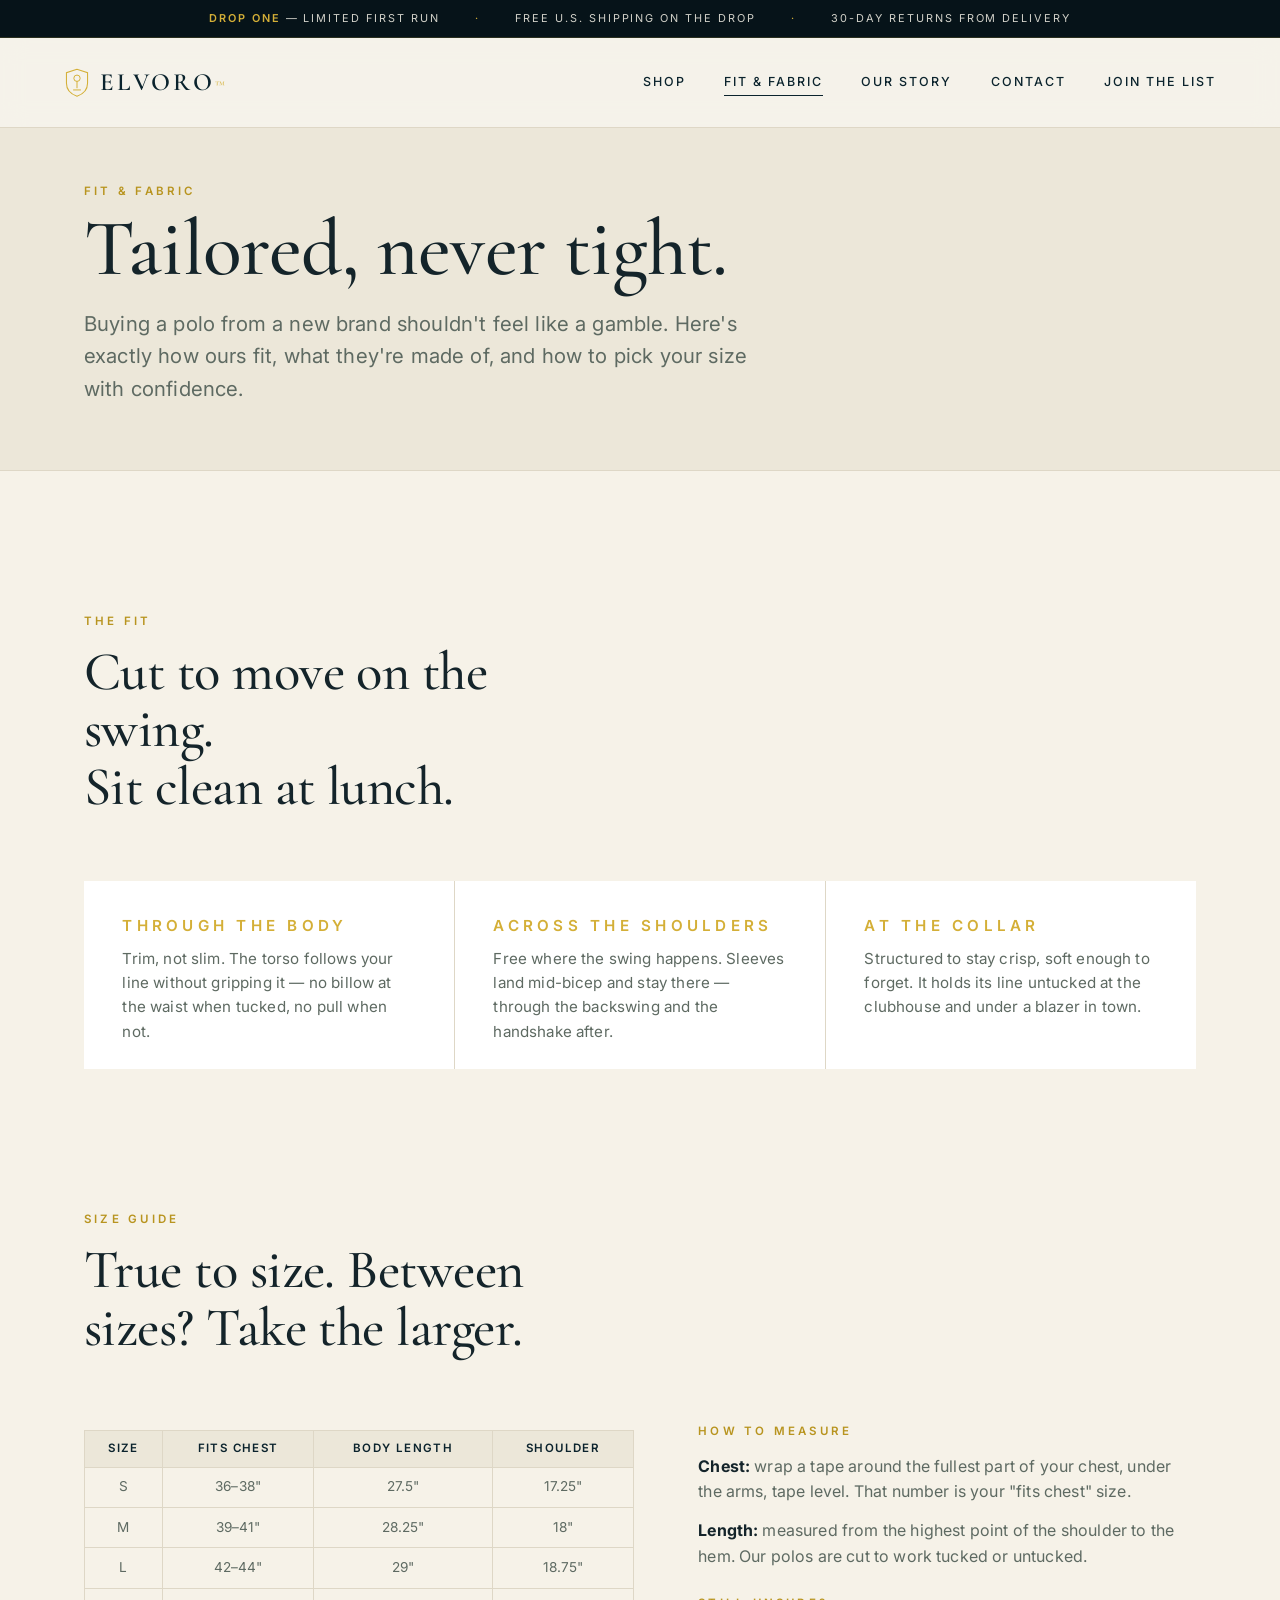
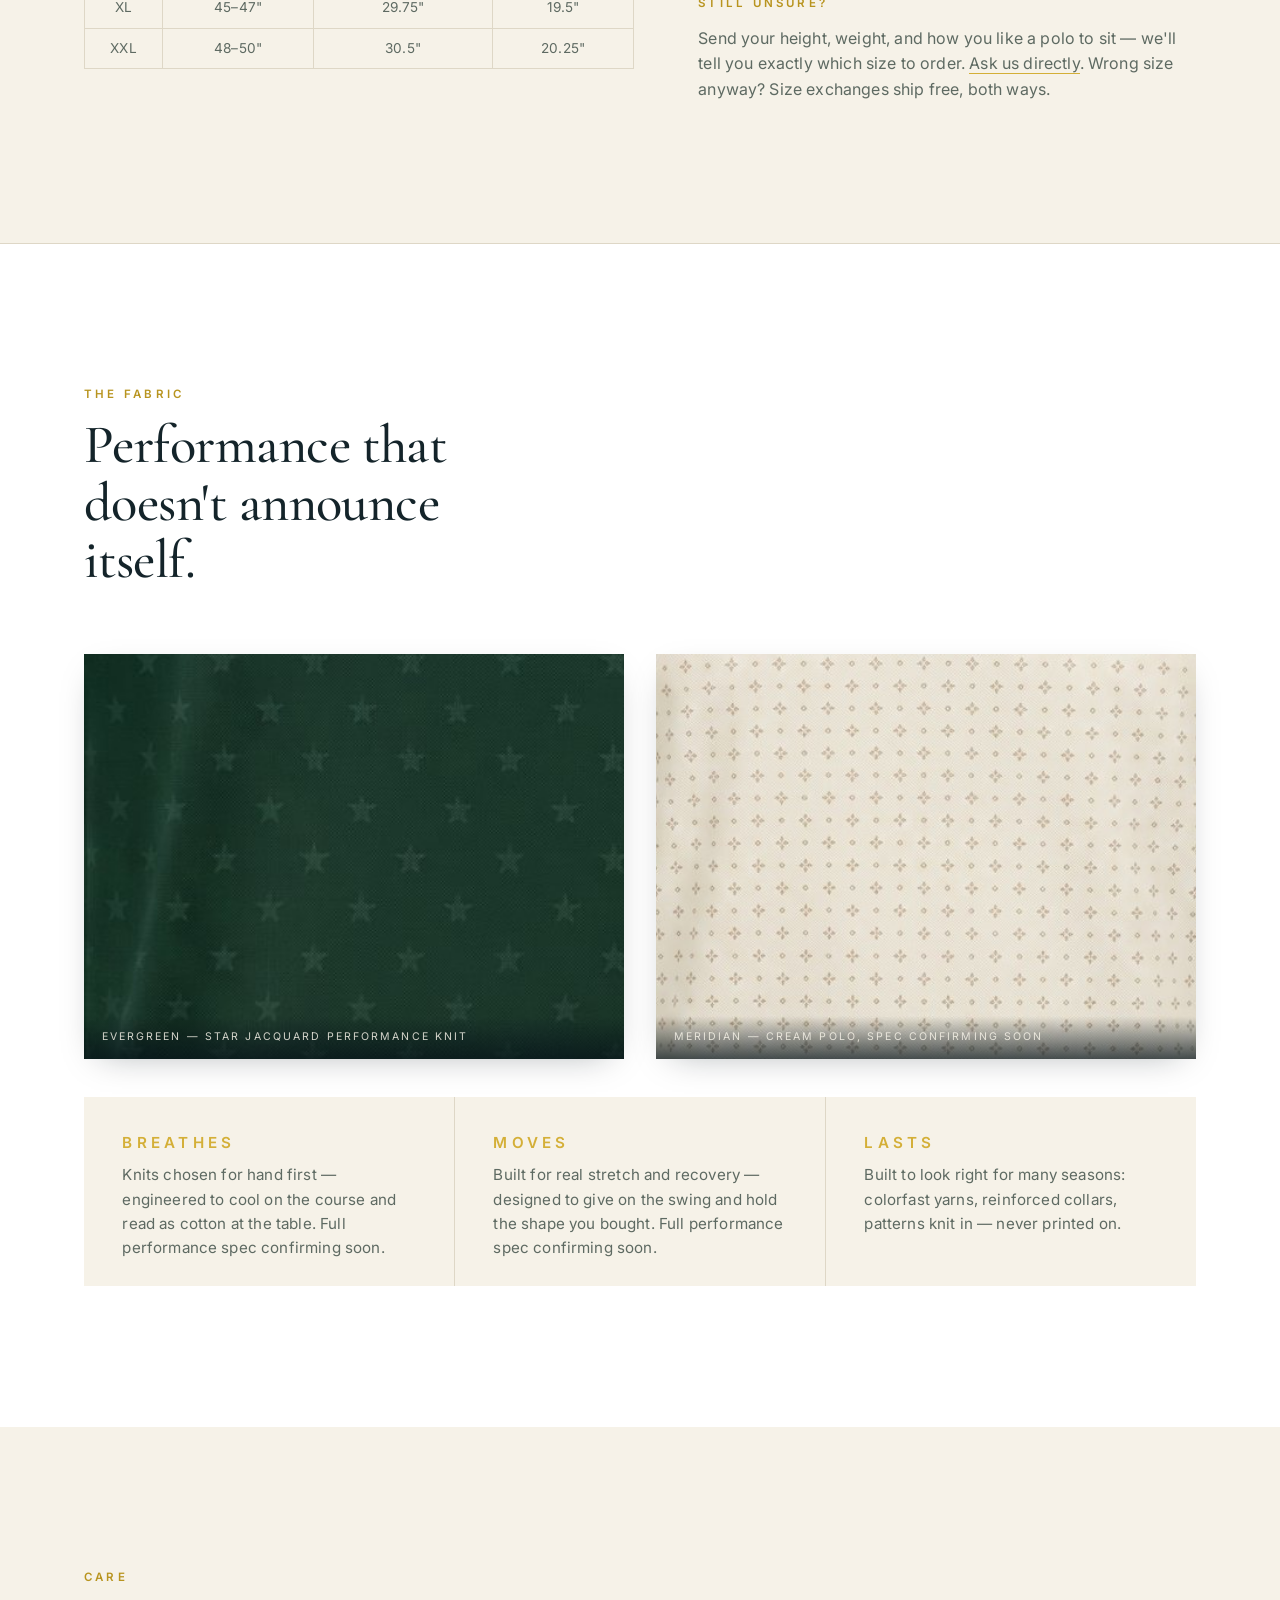
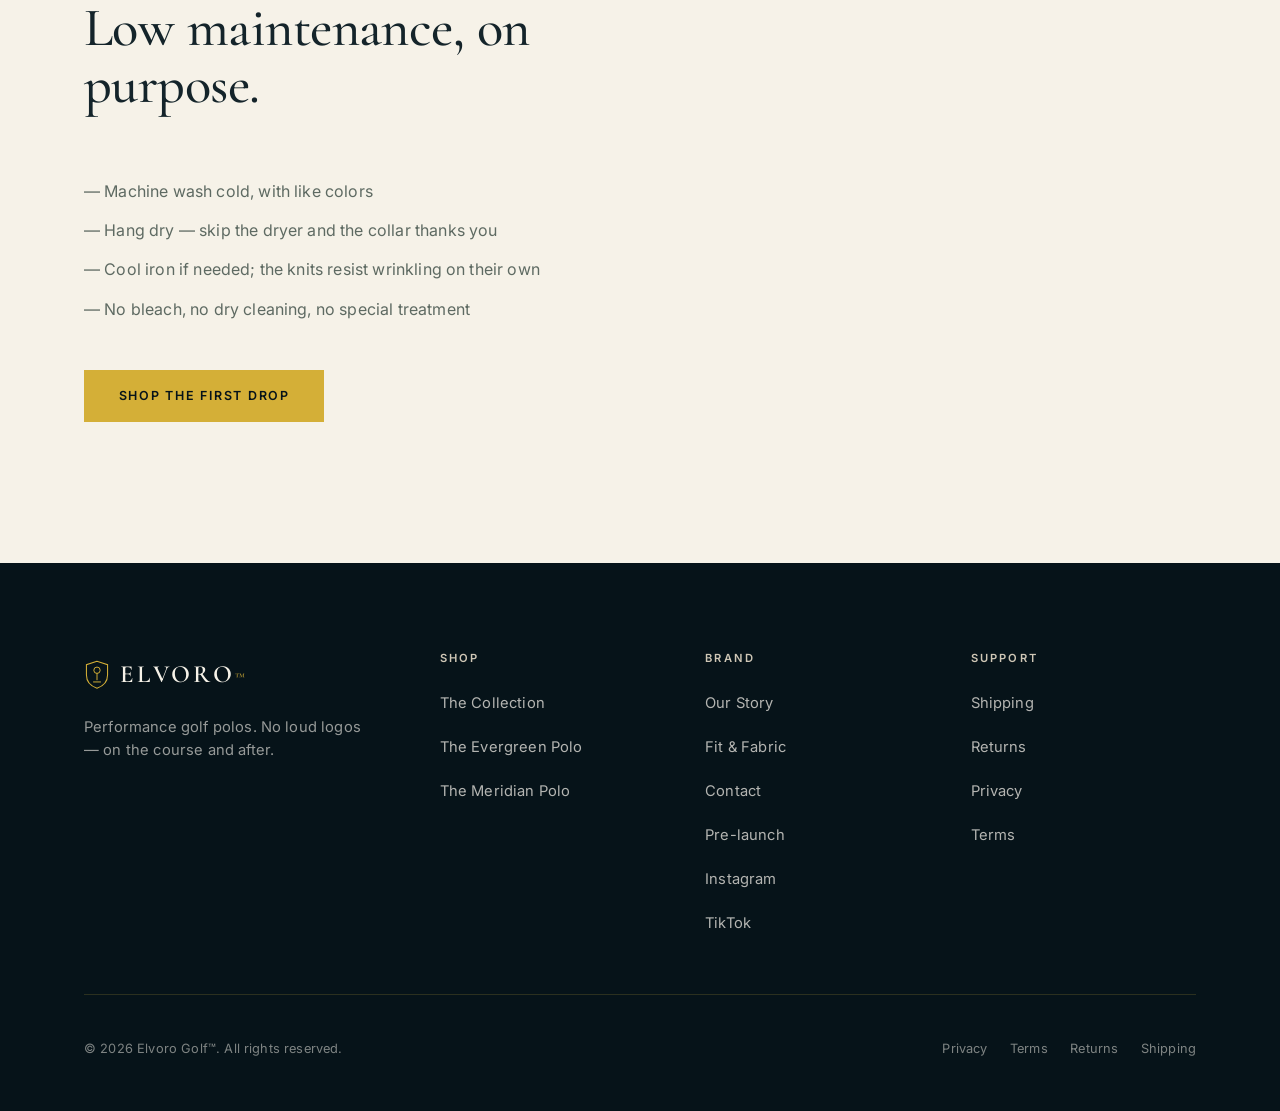
<file: fit-fabric.html>
<!DOCTYPE html>
<html lang="en">
<head>
  <meta charset="UTF-8" />
  <meta name="viewport" content="width=device-width, initial-scale=1.0" />
  <title>Fit &amp; Fabric — Elvoro Golf</title>
  <meta name="description" content="How Elvoro polos fit, what they're made of, and how to choose your size with confidence. Tailored, never tight — true to size." />
  <link rel="preconnect" href="https://fonts.googleapis.com" />
  <link rel="preconnect" href="https://fonts.gstatic.com" crossorigin />
  <link href="https://fonts.googleapis.com/css2?family=Cormorant+Garamond:wght@400;500;600&family=Inter:wght@400;500;600&display=swap" rel="stylesheet" />
<link rel="icon" type="image/svg+xml" href="assets/favicon.svg" />
  <link rel="apple-touch-icon" href="assets/apple-touch-icon.png" />
  <meta name="theme-color" content="#0B232D" />
  <link rel="canonical" href="https://elvorogolf.com/fit-fabric.html" />
  <meta property="og:site_name" content="Elvoro Golf" />
  <meta property="og:type" content="website" />
  <meta property="og:title" content="Fit &amp; Fabric — Elvoro Golf" />
  <meta property="og:description" content="How Elvoro polos fit, what they're made of, and how to choose your size with confidence. Tailored, never tight — true to size." />
  <meta property="og:url" content="https://elvorogolf.com/fit-fabric.html" />
  <meta property="og:image" content="https://elvorogolf.com/assets/hero.jpg" />
  <meta property="og:image:width" content="1920" />
  <meta property="og:image:height" content="1072" />
  <meta property="og:image:alt" content="Elvoro Golf — performance polos" />
  <meta name="twitter:card" content="summary_large_image" />
  <meta name="twitter:title" content="Fit &amp; Fabric — Elvoro Golf" />
  <meta name="twitter:description" content="How Elvoro polos fit, what they're made of, and how to choose your size with confidence. Tailored, never tight — true to size." />
  <meta name="twitter:image" content="https://elvorogolf.com/assets/hero.jpg" />
  <script>document.documentElement.classList.add("js");</script>
  <link rel="stylesheet" href="assets/styles.css" />
</head>
<body>

  <a class="skip-link" href="#main">Skip to content</a>

  <!-- ============ ANNOUNCEMENT ============ -->
  <div class="announce" role="note">
    <span><strong>Drop One</strong> — limited first run</span><span class="dot hide-sm">·</span>
    <span class="hide-sm">Free U.S. shipping on the drop</span><span class="dot hide-sm">·</span>
    <span class="hide-sm">30-day returns from delivery</span>
  </div>

  <header class="site-header">
    <a href="index.html" class="brand" aria-label="Elvoro Golf home">
      <svg class="mark" viewBox="0 0 32 36" fill="none" aria-hidden="true"><path d="M16 1.6 3 5.7V18.6C3 27 8.7 32.4 16 34.8 23.3 32.4 29 27 29 18.6V5.7L16 1.6Z" stroke="currentColor" stroke-width="1.3"/><circle cx="16" cy="12.6" r="3.9" stroke="currentColor" stroke-width="1.2"/><path d="M16 16.8V24.4M11.7 27H20.3" stroke="currentColor" stroke-width="1.2" stroke-linecap="round"/></svg>
      <span>Elvoro<span class="tm">™</span></span>
    </a>
    <button class="nav-toggle" aria-label="Toggle menu" aria-expanded="false"><span></span><span></span><span></span></button>
    <nav class="nav" aria-label="Primary">
      <a class="nav-link" href="shop.html">Shop</a>
      <a class="nav-link" href="fit-fabric.html" aria-current="page">Fit &amp; Fabric</a>
      <a class="nav-link" href="about.html">Our Story</a>
      <a class="nav-link" href="contact.html">Contact</a>
      <a class="nav-link nav-cta" href="index.html#join">Join the List</a>
    </nav>
  </header>

  <!-- ============ PAGE HEAD ============ -->
  <section id="main" class="page-head" style="padding-top:calc(var(--announce-h) + clamp(8rem,16vh,12rem))">
    <div class="wrap">
      <p class="eyebrow reveal">Fit &amp; Fabric</p>
      <h1 class="display reveal" style="font-size:clamp(2.6rem,7vw,5rem);margin-top:0.6rem">Tailored, never tight.</h1>
      <p class="lede reveal" style="margin-top:1.2rem">Buying a polo from a new brand shouldn't feel like a gamble. Here's exactly how ours fit, what they're made of, and how to pick your size with confidence.</p>
    </div>
  </section>

  <!-- ============ FIT PHILOSOPHY ============ -->
  <section class="section wrap">
    <div class="section-head">
      <div class="stack-sm reveal">
        <p class="eyebrow">The Fit</p>
        <h2 class="section-title">Cut to move on the swing.<br>Sit clean at lunch.</h2>
      </div>
    </div>
    <div class="strip-grid" style="background:var(--line)">
      <div class="strip-cell reveal" style="background:var(--white)">
        <p class="eyebrow">Through the body</p>
        <p style="color:var(--muted);margin-top:0.5rem">Trim, not slim. The torso follows your line without gripping it — no billow at the waist when tucked, no pull when not.</p>
      </div>
      <div class="strip-cell reveal" style="background:var(--white)">
        <p class="eyebrow">Across the shoulders</p>
        <p style="color:var(--muted);margin-top:0.5rem">Free where the swing happens. Sleeves land mid-bicep and stay there — through the backswing and the handshake after.</p>
      </div>
      <div class="strip-cell reveal" style="background:var(--white)">
        <p class="eyebrow">At the collar</p>
        <p style="color:var(--muted);margin-top:0.5rem">Structured to stay crisp, soft enough to forget. It holds its line untucked at the clubhouse and under a blazer in town.</p>
      </div>
    </div>
  </section>

  <!-- ============ SIZE GUIDE ============ -->
  <section class="section wrap" id="size-guide" style="padding-top:0">
    <div class="section-head">
      <div class="stack-sm reveal">
        <p class="eyebrow">Size Guide</p>
        <h2 class="section-title">True to size. Between sizes? Take the larger.</h2>
      </div>
    </div>
    <div class="pdp-grid reveal">
      <div>
        <table class="size-table">
          <thead><tr><th>Size</th><th>Fits chest</th><th>Body length</th><th>Shoulder</th></tr></thead>
          <tbody>
            <tr><td>S</td><td>36–38"</td><td>27.5"</td><td>17.25"</td></tr>
            <tr><td>M</td><td>39–41"</td><td>28.25"</td><td>18"</td></tr>
            <tr><td>L</td><td>42–44"</td><td>29"</td><td>18.75"</td></tr>
            <tr><td>XL</td><td>45–47"</td><td>29.75"</td><td>19.5"</td></tr>
            <tr><td>XXL</td><td>48–50"</td><td>30.5"</td><td>20.25"</td></tr>
          </tbody>
        </table>
      </div>
      <div class="stack-md">
        <div class="stack-sm">
          <p class="eyebrow">How to measure</p>
          <p style="color:var(--muted)"><strong style="color:var(--ink)">Chest:</strong> wrap a tape around the fullest part of your chest, under the arms, tape level. That number is your "fits chest" size.</p>
          <p style="color:var(--muted)"><strong style="color:var(--ink)">Length:</strong> measured from the highest point of the shoulder to the hem. Our polos are cut to work tucked or untucked.</p>
        </div>
        <div class="stack-sm">
          <p class="eyebrow">Still unsure?</p>
          <p style="color:var(--muted)">Send your height, weight, and how you like a polo to sit — we'll tell you exactly which size to order. <a href="contact.html" style="border-bottom:1px solid var(--gold)">Ask us directly</a>. Wrong size anyway? Size exchanges ship free, both ways.</p>
        </div>
      </div>
    </div>
  </section>

  <!-- ============ FABRIC GUIDE ============ -->
  <section class="section" style="background:var(--white);border-top:1px solid var(--line)">
    <div class="wrap">
      <div class="section-head">
        <div class="stack-sm reveal">
          <p class="eyebrow">The Fabric</p>
          <h2 class="section-title">Performance that doesn't announce itself.</h2>
        </div>
      </div>
      <div class="macro-duo reveal">
        <figure class="macro-frame weave">
          <img width="1200" height="1490" loading="lazy" decoding="async" src="assets/polo-forest-star.jpg" alt="Macro view of the Evergreen star jacquard knit" />
          <figcaption>Evergreen — star jacquard performance knit</figcaption>
        </figure>
        <figure class="macro-frame" style="aspect-ratio:4/3">
          <img width="1200" height="1490" loading="lazy" decoding="async" src="assets/polo-meridian.jpg" alt="Macro view of the Meridian cream polo knit" style="transform:scale(2.6);transform-origin:50% 50%" />
          <figcaption>Meridian — cream polo, spec confirming soon</figcaption>
        </figure>
      </div>
      <div class="strip-grid" style="background:var(--line);margin-top:clamp(1.5rem,3vw,2.5rem)">
        <div class="strip-cell reveal" style="background:var(--off-white)">
          <p class="eyebrow">Breathes</p>
          <p style="color:var(--muted);margin-top:0.5rem">Knits chosen for hand first — engineered to cool on the course and read as cotton at the table. Full performance spec confirming soon.</p>
        </div>
        <div class="strip-cell reveal" style="background:var(--off-white)">
          <p class="eyebrow">Moves</p>
          <p style="color:var(--muted);margin-top:0.5rem">Built for real stretch and recovery — designed to give on the swing and hold the shape you bought. Full performance spec confirming soon.</p>
        </div>
        <div class="strip-cell reveal" style="background:var(--off-white)">
          <p class="eyebrow">Lasts</p>
          <p style="color:var(--muted);margin-top:0.5rem">Built to look right for many seasons: colorfast yarns, reinforced collars, patterns knit in — never printed on.</p>
        </div>
      </div>
    </div>
  </section>

  <!-- ============ CARE ============ -->
  <section class="section wrap">
    <div class="section-head">
      <div class="stack-sm reveal">
        <p class="eyebrow">Care</p>
        <h2 class="section-title">Low maintenance, on purpose.</h2>
      </div>
    </div>
    <ul class="stack-sm reveal" style="color:var(--muted);max-width:60ch">
      <li>— Machine wash cold, with like colors</li>
      <li>— Hang dry — skip the dryer and the collar thanks you</li>
      <li>— Cool iron if needed; the knits resist wrinkling on their own</li>
      <li>— No bleach, no dry cleaning, no special treatment</li>
    </ul>
    <div style="margin-top:3rem" class="reveal">
      <a href="shop.html" class="btn btn--gold">Shop the First Drop</a>
    </div>
  </section>

  <!-- ============ FOOTER ============ -->
  <footer class="site-footer">
    <div class="wrap">
      <div class="footer-top">
        <div class="footer-brand">
          <a href="index.html" class="brand"><svg class="mark" viewBox="0 0 32 36" fill="none" aria-hidden="true"><path d="M16 1.6 3 5.7V18.6C3 27 8.7 32.4 16 34.8 23.3 32.4 29 27 29 18.6V5.7L16 1.6Z" stroke="currentColor" stroke-width="1.3"/><circle cx="16" cy="12.6" r="3.9" stroke="currentColor" stroke-width="1.2"/><path d="M16 16.8V24.4M11.7 27H20.3" stroke="currentColor" stroke-width="1.2" stroke-linecap="round"/></svg><span>Elvoro<span class="tm">™</span></span></a>
          <p>Performance golf polos. No loud logos — on the course and after.</p>
        </div>
        <div class="footer-col">
          <h3>Shop</h3>
          <a href="shop.html">The Collection</a>
          <a href="product-evergreen.html">The Evergreen Polo</a>
          <a href="product-meridian.html">The Meridian Polo</a>
        </div>
        <div class="footer-col">
          <h3>Brand</h3>
          <a href="about.html">Our Story</a>
          <a href="fit-fabric.html">Fit &amp; Fabric</a>
          <a href="contact.html">Contact</a>
          <a href="coming-soon.html">Pre-launch</a>
          <a href="https://www.instagram.com/elvoro.golf/" target="_blank" rel="noopener">Instagram</a>
          <a href="https://www.tiktok.com/@elvoro.golf" target="_blank" rel="noopener">TikTok</a>
        </div>
        <div class="footer-col">
          <h3>Support</h3>
          <a href="policies.html#shipping">Shipping</a>
          <a href="policies.html#returns">Returns</a>
          <a href="privacy.html">Privacy</a>
          <a href="terms.html">Terms</a>
        </div>
      </div>
      <div class="footer-bottom">
        <span>© <span data-year>2026</span> Elvoro Golf™. All rights reserved.</span>
        <div class="legal-links">
          <a href="privacy.html">Privacy</a>
          <a href="terms.html">Terms</a>
          <a href="policies.html#returns">Returns</a>
          <a href="policies.html#shipping">Shipping</a>
        </div>
      </div>
    </div>
  </footer>

  <script src="assets/site.js"></script>
<!-- Cloudflare Web Analytics --><script defer src='https://static.cloudflareinsights.com/beacon.min.js' data-cf-beacon='{"token": "ef25dd7cd2544f04862316a5537fb32e"}'></script><!-- End Cloudflare Web Analytics -->
</body>
</html>
</file>
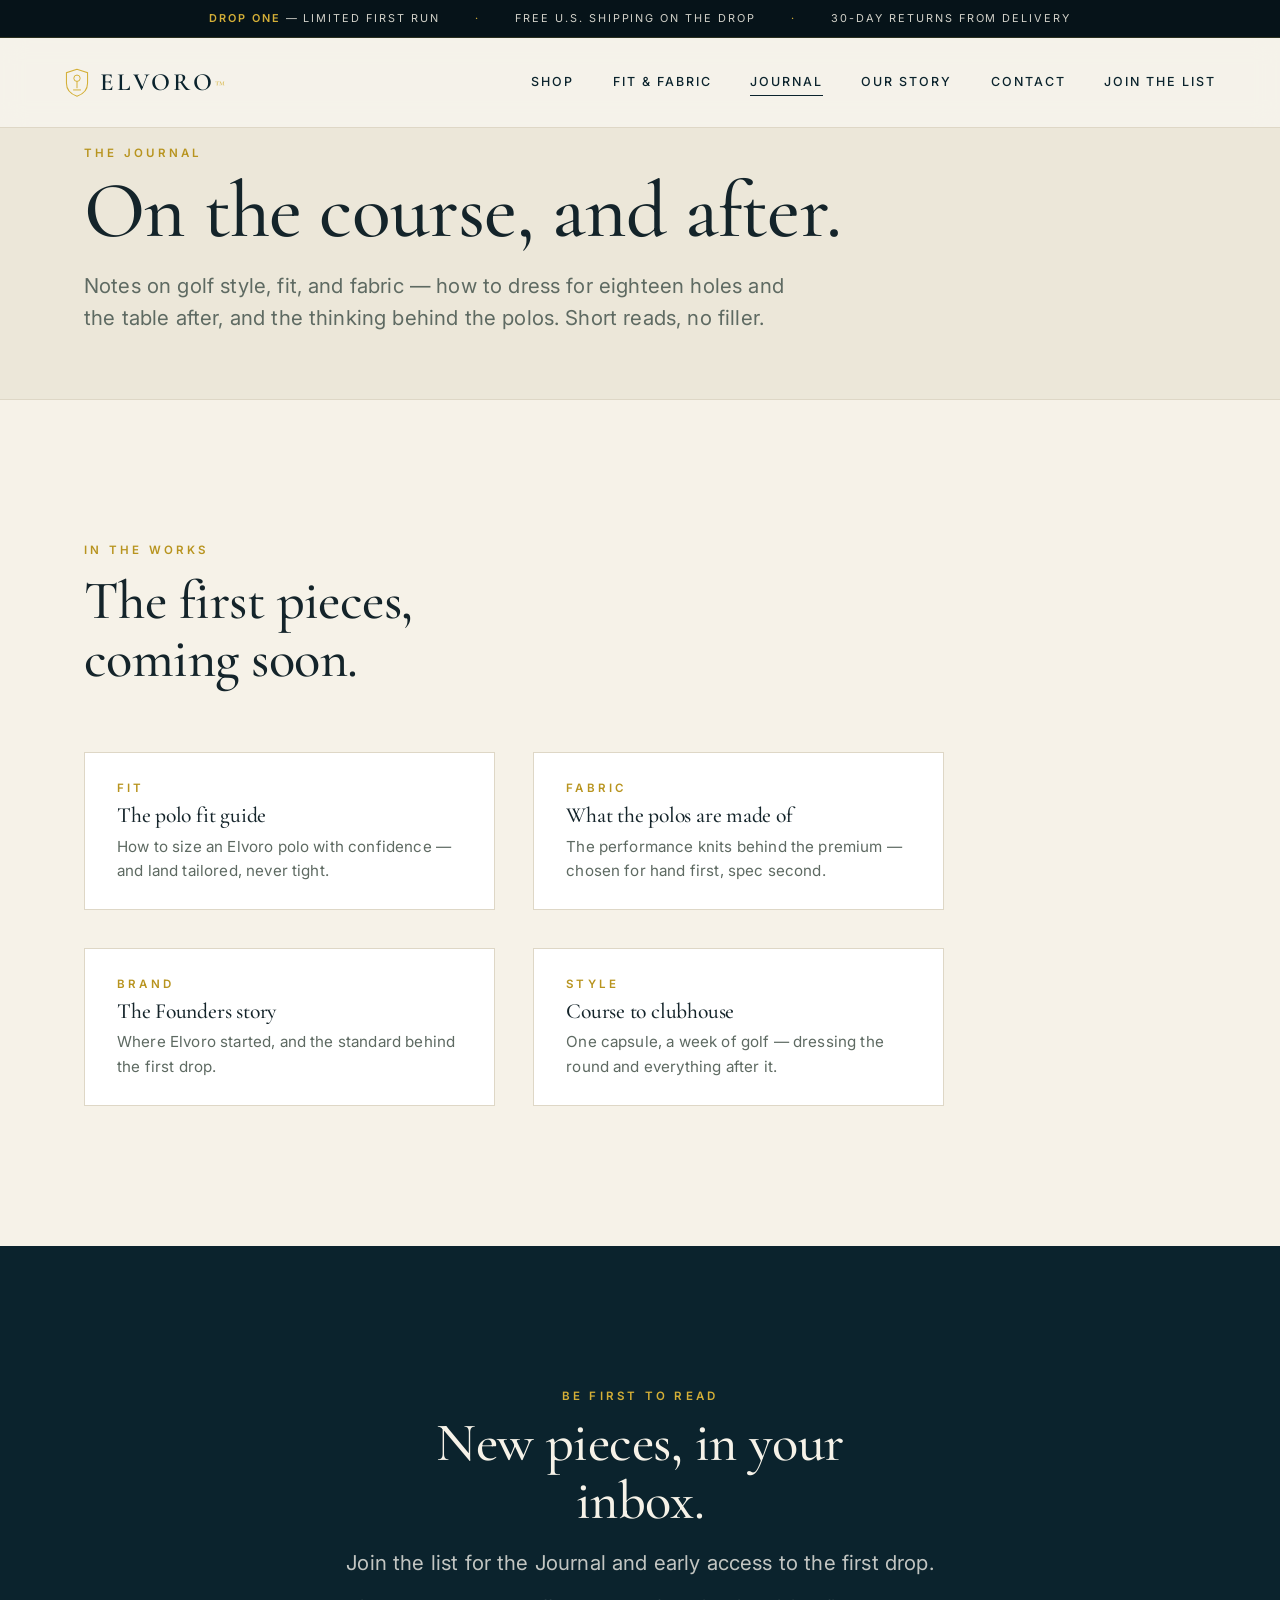
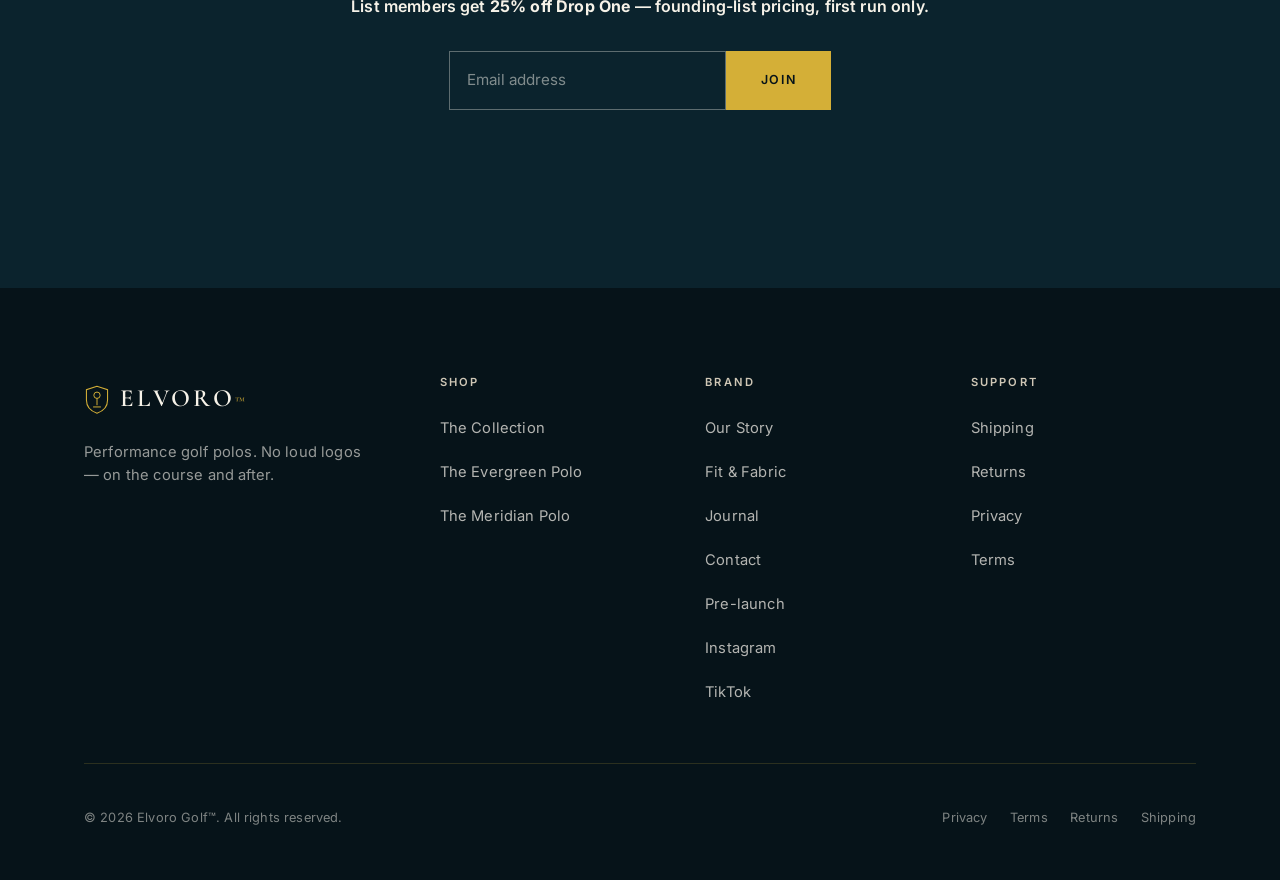
<file: journal.html>
<!DOCTYPE html>
<html lang="en">
<head>
  <meta charset="UTF-8" />
  <meta name="viewport" content="width=device-width, initial-scale=1.0" />
  <title>The Journal — Elvoro Golf</title>
  <meta name="description" content="Notes on golf style, fit, and fabric from Elvoro — how to dress for the course and after, and the thinking behind the polos." />
  <meta name="robots" content="noindex,follow" />
  <link rel="preconnect" href="https://fonts.googleapis.com" />
  <link rel="preconnect" href="https://fonts.gstatic.com" crossorigin />
  <link href="https://fonts.googleapis.com/css2?family=Cormorant+Garamond:wght@400;500;600&family=Inter:wght@400;500;600&display=swap" rel="stylesheet" />
<link rel="icon" type="image/svg+xml" href="assets/favicon.svg" />
  <link rel="apple-touch-icon" href="assets/apple-touch-icon.png" />
  <meta name="theme-color" content="#0B232D" />
  <link rel="canonical" href="https://elvorogolf.com/journal.html" />
  <meta property="og:site_name" content="Elvoro Golf" />
  <meta property="og:type" content="website" />
  <meta property="og:title" content="The Journal — Elvoro Golf" />
  <meta property="og:description" content="Notes on golf style, fit, and fabric from Elvoro — how to dress for the course and after, and the thinking behind the polos." />
  <meta property="og:url" content="https://elvorogolf.com/journal.html" />
  <meta property="og:image" content="https://elvorogolf.com/assets/hero.jpg" />
  <meta property="og:image:width" content="1920" />
  <meta property="og:image:height" content="1072" />
  <meta property="og:image:alt" content="Elvoro Golf — performance polos" />
  <meta name="twitter:card" content="summary_large_image" />
  <meta name="twitter:title" content="The Journal — Elvoro Golf" />
  <meta name="twitter:description" content="Notes on golf style, fit, and fabric from Elvoro — how to dress for the course and after, and the thinking behind the polos." />
  <meta name="twitter:image" content="https://elvorogolf.com/assets/hero.jpg" />
  <script>document.documentElement.classList.add("js");</script>
  <link rel="stylesheet" href="assets/styles.css" />
</head>
<body>

  <a class="skip-link" href="#main">Skip to content</a>

  <!-- ============ ANNOUNCEMENT ============ -->
  <div class="announce" role="note">
    <span><strong>Drop One</strong> — limited first run</span><span class="dot hide-sm">·</span>
    <span class="hide-sm">Free U.S. shipping on the drop</span><span class="dot hide-sm">·</span>
    <span class="hide-sm">30-day returns from delivery</span>
  </div>

  <header class="site-header">
    <a href="index.html" class="brand" aria-label="Elvoro Golf home">
      <svg class="mark" viewBox="0 0 32 36" fill="none" aria-hidden="true"><path d="M16 1.6 3 5.7V18.6C3 27 8.7 32.4 16 34.8 23.3 32.4 29 27 29 18.6V5.7L16 1.6Z" stroke="currentColor" stroke-width="1.3"/><circle cx="16" cy="12.6" r="3.9" stroke="currentColor" stroke-width="1.2"/><path d="M16 16.8V24.4M11.7 27H20.3" stroke="currentColor" stroke-width="1.2" stroke-linecap="round"/></svg>
      <span>Elvoro<span class="tm">™</span></span>
    </a>
    <button class="nav-toggle" aria-label="Toggle menu" aria-expanded="false"><span></span><span></span><span></span></button>
    <nav class="nav" aria-label="Primary">
      <a class="nav-link" href="shop.html">Shop</a>
      <a class="nav-link" href="fit-fabric.html">Fit &amp; Fabric</a>
      <a class="nav-link" href="journal.html" aria-current="page">Journal</a>
      <a class="nav-link" href="about.html">Our Story</a>
      <a class="nav-link" href="contact.html">Contact</a>
      <a class="nav-link nav-cta" href="index.html#join">Join the List</a>
    </nav>
  </header>

  <!-- ============ PAGE HEAD ============ -->
  <section id="main" class="page-head">
    <div class="wrap">
      <p class="eyebrow reveal">The Journal</p>
      <h1 class="display reveal" style="font-size:clamp(2.6rem,7vw,5rem);margin-top:0.6rem">On the course, and after.</h1>
      <p class="lede reveal" style="margin-top:1.2rem">Notes on golf style, fit, and fabric — how to dress for eighteen holes and the table after, and the thinking behind the polos. Short reads, no filler.</p>
    </div>
  </section>

  <!-- ============ ARTICLE GRID ============ -->
  <!--
    DROP-IN TEMPLATE — duplicate one block per published article once Ada's
    keyword terms + final copy land (Owen ruling 7/19: no guessed SEO content).
    Replace href, image, category, title, excerpt, and read-time.

    <a href="journal/SLUG.html" class="reveal" style="display:block;text-decoration:none;color:inherit">
      <div style="aspect-ratio:3/2;overflow:hidden;background:var(--off-white);border:1px solid var(--line)">
        <img width="1200" height="800" loading="lazy" decoding="async" src="assets/IMAGE.jpg" alt="ALT" style="width:100%;height:100%;object-fit:cover" />
      </div>
      <p class="eyebrow" style="margin-top:1rem">CATEGORY</p>
      <h3 class="section-title" style="font-size:1.5rem;margin-top:0.4rem">TITLE</h3>
      <p style="color:var(--muted);margin-top:0.5rem;font-size:0.95rem">EXCERPT</p>
      <span class="card-cta" style="display:inline-block;margin-top:0.9rem;font-size:0.72rem;font-weight:600;letter-spacing:0.18em;text-transform:uppercase;color:var(--ink);border-bottom:1px solid var(--gold);padding-bottom:3px">Read — X min</span>
    </a>
  -->
  <section class="section wrap">
    <div class="section-head">
      <div class="stack-sm reveal">
        <p class="eyebrow">In the works</p>
        <h2 class="section-title">The first pieces, coming soon.</h2>
      </div>
    </div>
    <div class="reveal" style="display:grid;grid-template-columns:repeat(2,1fr);gap:clamp(1.4rem,3vw,2.4rem);max-width:860px">
      <div style="padding:1.6rem clamp(1rem,3vw,2rem);border:1px solid var(--line);background:var(--white)">
        <p class="eyebrow">Fit</p>
        <h3 class="section-title" style="font-size:1.35rem;margin-top:0.4rem">The polo fit guide</h3>
        <p style="color:var(--muted);margin-top:0.5rem;font-size:0.95rem">How to size an Elvoro polo with confidence — and land tailored, never tight.</p>
      </div>
      <div style="padding:1.6rem clamp(1rem,3vw,2rem);border:1px solid var(--line);background:var(--white)">
        <p class="eyebrow">Fabric</p>
        <h3 class="section-title" style="font-size:1.35rem;margin-top:0.4rem">What the polos are made of</h3>
        <p style="color:var(--muted);margin-top:0.5rem;font-size:0.95rem">The performance knits behind the premium — chosen for hand first, spec second.</p>
      </div>
      <div style="padding:1.6rem clamp(1rem,3vw,2rem);border:1px solid var(--line);background:var(--white)">
        <p class="eyebrow">Brand</p>
        <h3 class="section-title" style="font-size:1.35rem;margin-top:0.4rem">The Founders story</h3>
        <p style="color:var(--muted);margin-top:0.5rem;font-size:0.95rem">Where Elvoro started, and the standard behind the first drop.</p>
      </div>
      <div style="padding:1.6rem clamp(1rem,3vw,2rem);border:1px solid var(--line);background:var(--white)">
        <p class="eyebrow">Style</p>
        <h3 class="section-title" style="font-size:1.35rem;margin-top:0.4rem">Course to clubhouse</h3>
        <p style="color:var(--muted);margin-top:0.5rem;font-size:0.95rem">One capsule, a week of golf — dressing the round and everything after it.</p>
      </div>
    </div>
  </section>

  <!-- ============ CAPTURE ============ -->
  <section class="section capture">
    <div class="wrap center" style="display:flex;flex-direction:column;align-items:center">
      <p class="eyebrow on-dark reveal">Be first to read</p>
      <h2 class="section-title reveal" style="margin-top:0.6rem;max-width:20ch">New pieces, in your inbox.</h2>
      <p class="lede reveal" style="margin-top:1rem">Join the list for the Journal and early access to the first drop.</p>
      <p class="capture-offer reveal" style="margin-top:0.9rem;font-weight:600">List members get <strong>25% off Drop One</strong> — founding-list pricing, first run only.</p>
      <form class="reveal" data-capture novalidate>
        <input type="text" name="company" tabindex="-1" autocomplete="off" aria-hidden="true" style="position:absolute;left:-9999px" />
        <div class="field-row">
          <input type="email" name="email" placeholder="Email address" aria-label="Email address" required />
          <button type="submit">Join</button>
        </div>
        <p class="form-success" role="status" aria-live="polite"></p>
      </form>
    </div>
  </section>

  <!-- ============ FOOTER ============ -->
  <footer class="site-footer">
    <div class="wrap">
      <div class="footer-top">
        <div class="footer-brand">
          <a href="index.html" class="brand"><svg class="mark" viewBox="0 0 32 36" fill="none" aria-hidden="true"><path d="M16 1.6 3 5.7V18.6C3 27 8.7 32.4 16 34.8 23.3 32.4 29 27 29 18.6V5.7L16 1.6Z" stroke="currentColor" stroke-width="1.3"/><circle cx="16" cy="12.6" r="3.9" stroke="currentColor" stroke-width="1.2"/><path d="M16 16.8V24.4M11.7 27H20.3" stroke="currentColor" stroke-width="1.2" stroke-linecap="round"/></svg><span>Elvoro<span class="tm">™</span></span></a>
          <p>Performance golf polos. No loud logos — on the course and after.</p>
        </div>
        <div class="footer-col">
          <h3>Shop</h3>
          <a href="shop.html">The Collection</a>
          <a href="product-evergreen.html">The Evergreen Polo</a>
          <a href="product-meridian.html">The Meridian Polo</a>
        </div>
        <div class="footer-col">
          <h3>Brand</h3>
          <a href="about.html">Our Story</a>
          <a href="fit-fabric.html">Fit &amp; Fabric</a>
          <a href="journal.html">Journal</a>
          <a href="contact.html">Contact</a>
          <a href="coming-soon.html">Pre-launch</a>
          <a href="https://www.instagram.com/elvoro.golf/" target="_blank" rel="noopener">Instagram</a>
          <a href="https://www.tiktok.com/@elvoro.golf" target="_blank" rel="noopener">TikTok</a>
        </div>
        <div class="footer-col">
          <h3>Support</h3>
          <a href="policies.html#shipping">Shipping</a>
          <a href="policies.html#returns">Returns</a>
          <a href="privacy.html">Privacy</a>
          <a href="terms.html">Terms</a>
        </div>
      </div>
      <div class="footer-bottom">
        <span>© <span data-year>2026</span> Elvoro Golf™. All rights reserved.</span>
        <div class="legal-links">
          <a href="privacy.html">Privacy</a>
          <a href="terms.html">Terms</a>
          <a href="policies.html#returns">Returns</a>
          <a href="policies.html#shipping">Shipping</a>
        </div>
      </div>
    </div>
  </footer>

  <script src="assets/site.js"></script>
<!-- Cloudflare Web Analytics --><script defer src='https://static.cloudflareinsights.com/beacon.min.js' data-cf-beacon='{"token": "ef25dd7cd2544f04862316a5537fb32e"}'></script><!-- End Cloudflare Web Analytics -->
</body>
</html>
</file>
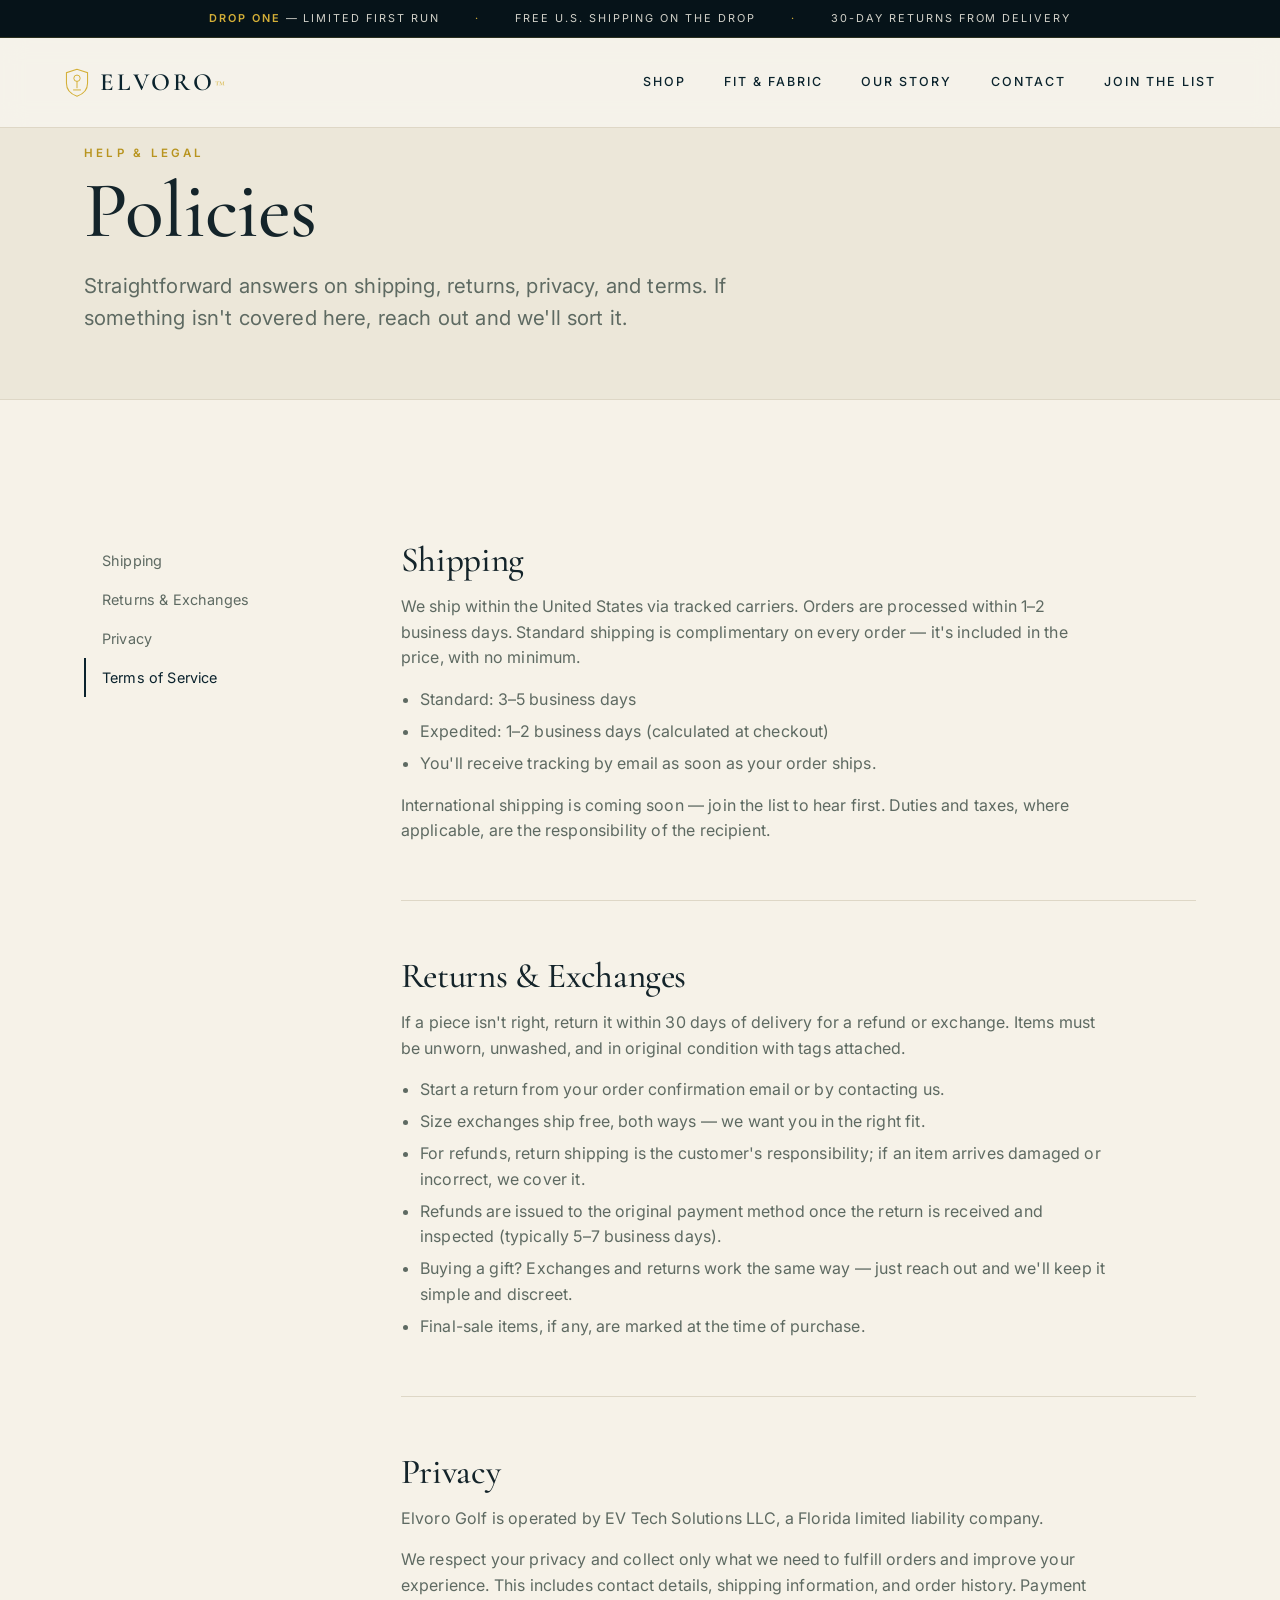
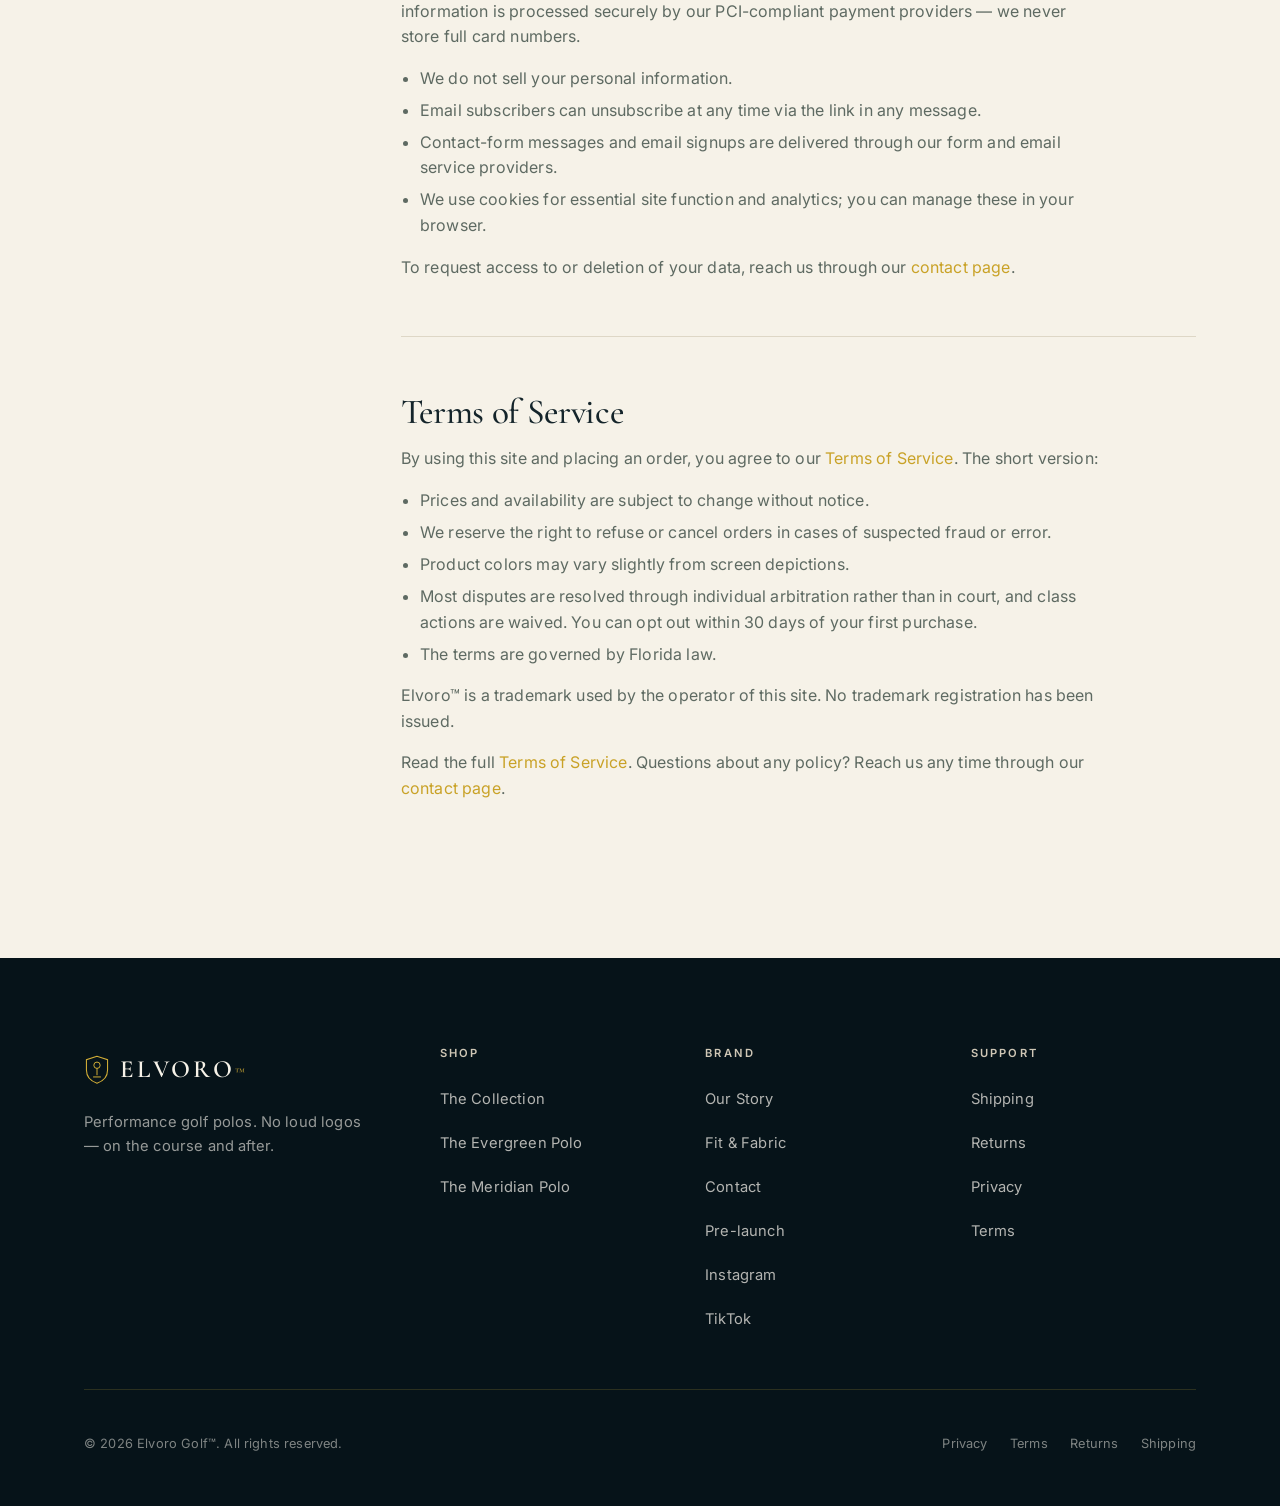
<file: policies.html>
<!DOCTYPE html>
<html lang="en">
<head>
  <meta charset="UTF-8" />
  <meta name="viewport" content="width=device-width, initial-scale=1.0" />
  <title>Policies — Elvoro Golf</title>
  <meta name="description" content="Shipping, returns, privacy, and terms for Elvoro Golf." />
  <link rel="preconnect" href="https://fonts.googleapis.com" />
  <link rel="preconnect" href="https://fonts.gstatic.com" crossorigin />
  <link href="https://fonts.googleapis.com/css2?family=Cormorant+Garamond:wght@400;500;600&family=Inter:wght@400;500;600&display=swap" rel="stylesheet" />
<link rel="icon" type="image/svg+xml" href="assets/favicon.svg" />
  <link rel="apple-touch-icon" href="assets/apple-touch-icon.png" />
  <meta name="theme-color" content="#0B232D" />
  <link rel="canonical" href="https://elvorogolf.com/policies.html" />
  <meta property="og:site_name" content="Elvoro Golf" />
  <meta property="og:type" content="website" />
  <meta property="og:title" content="Policies — Elvoro Golf" />
  <meta property="og:description" content="Shipping, returns, privacy, and terms for Elvoro Golf." />
  <meta property="og:url" content="https://elvorogolf.com/policies.html" />
  <meta property="og:image" content="https://elvorogolf.com/assets/hero.jpg" />
  <meta property="og:image:width" content="1920" />
  <meta property="og:image:height" content="1072" />
  <meta property="og:image:alt" content="Elvoro Golf — performance polos" />
  <meta name="twitter:card" content="summary_large_image" />
  <meta name="twitter:title" content="Policies — Elvoro Golf" />
  <meta name="twitter:description" content="Shipping, returns, privacy, and terms for Elvoro Golf." />
  <meta name="twitter:image" content="https://elvorogolf.com/assets/hero.jpg" />
  <script>document.documentElement.classList.add("js");</script>
  <link rel="stylesheet" href="assets/styles.css" />
</head>
<body>

  <a class="skip-link" href="#main">Skip to content</a>

  <!-- ============ ANNOUNCEMENT ============ -->
  <div class="announce" role="note">
    <span><strong>Drop One</strong> — limited first run</span><span class="dot hide-sm">·</span>
    <span class="hide-sm">Free U.S. shipping on the drop</span><span class="dot hide-sm">·</span>
    <span class="hide-sm">30-day returns from delivery</span>
  </div>

  <header class="site-header">
    <a href="index.html" class="brand" aria-label="Elvoro Golf home">
      <svg class="mark" viewBox="0 0 32 36" fill="none" aria-hidden="true"><path d="M16 1.6 3 5.7V18.6C3 27 8.7 32.4 16 34.8 23.3 32.4 29 27 29 18.6V5.7L16 1.6Z" stroke="currentColor" stroke-width="1.3"/><circle cx="16" cy="12.6" r="3.9" stroke="currentColor" stroke-width="1.2"/><path d="M16 16.8V24.4M11.7 27H20.3" stroke="currentColor" stroke-width="1.2" stroke-linecap="round"/></svg>
      <span>Elvoro<span class="tm">™</span></span>
    </a>
    <button class="nav-toggle" aria-label="Toggle menu" aria-expanded="false"><span></span><span></span><span></span></button>
    <nav class="nav" aria-label="Primary">
      <a class="nav-link" href="shop.html">Shop</a>
      <a class="nav-link" href="fit-fabric.html">Fit &amp; Fabric</a>
      <a class="nav-link" href="about.html">Our Story</a>
      <a class="nav-link" href="contact.html">Contact</a>
      <a class="nav-link nav-cta" href="index.html#join">Join the List</a>
    </nav>
  </header>

  <section id="main" class="page-head">
    <div class="wrap">
      <p class="eyebrow reveal">Help & Legal</p>
      <h1 class="display reveal" style="font-size:clamp(2.6rem,7vw,5rem);margin-top:0.6rem">Policies</h1>
      <p class="lede reveal" style="margin-top:1.2rem">Straightforward answers on shipping, returns, privacy, and terms. If something isn't covered here, reach out and we'll sort it.</p>
    </div>
  </section>

  <section class="section wrap">
    <div class="policy-layout">
      <nav class="policy-nav" aria-label="Policies">
        <a href="#shipping">Shipping</a>
        <a href="#returns">Returns & Exchanges</a>
        <a href="#privacy">Privacy</a>
        <a href="#terms">Terms of Service</a>
      </nav>

      <div class="policy-body">
        <h2 id="shipping">Shipping</h2>
        <p>We ship within the United States via tracked carriers. Orders are processed within 1–2 business days. Standard shipping is complimentary on every order — it's included in the price, with no minimum.</p>
        <ul>
          <li>Standard: 3–5 business days</li>
          <li>Expedited: 1–2 business days (calculated at checkout)</li>
          <li>You'll receive tracking by email as soon as your order ships.</li>
        </ul>
        <p>International shipping is coming soon — join the list to hear first. Duties and taxes, where applicable, are the responsibility of the recipient.</p>

        <h2 id="returns">Returns & Exchanges</h2>
        <p>If a piece isn't right, return it within 30 days of delivery for a refund or exchange. Items must be unworn, unwashed, and in original condition with tags attached.</p>
        <ul>
          <li>Start a return from your order confirmation email or by contacting us.</li>
          <li>Size exchanges ship free, both ways — we want you in the right fit.</li>
          <li>For refunds, return shipping is the customer's responsibility; if an item arrives damaged or incorrect, we cover it.</li>
          <li>Refunds are issued to the original payment method once the return is received and inspected (typically 5–7 business days).</li>
          <li>Buying a gift? Exchanges and returns work the same way — just reach out and we'll keep it simple and discreet.</li>
          <li>Final-sale items, if any, are marked at the time of purchase.</li>
        </ul>

        <h2 id="privacy">Privacy</h2>
        <p>Elvoro Golf is operated by EV Tech Solutions LLC, a Florida limited liability company.</p>
        <p>We respect your privacy and collect only what we need to fulfill orders and improve your experience. This includes contact details, shipping information, and order history. Payment information is processed securely by our PCI-compliant payment providers — we never store full card numbers.</p>
        <ul>
          <li>We do not sell your personal information.</li>
          <li>Email subscribers can unsubscribe at any time via the link in any message.</li>
          <li>Contact-form messages and email signups are delivered through our form and email service providers.</li>
          <li>We use cookies for essential site function and analytics; you can manage these in your browser.</li>
        </ul>
        <p>To request access to or deletion of your data, reach us through our <a href="contact.html" class="text-olive">contact page</a>.</p>

        <h2 id="terms">Terms of Service</h2>
        <p>By using this site and placing an order, you agree to our <a href="terms.html" class="text-olive">Terms of Service</a>. The short version:</p>
        <ul>
          <li>Prices and availability are subject to change without notice.</li>
          <li>We reserve the right to refuse or cancel orders in cases of suspected fraud or error.</li>
          <li>Product colors may vary slightly from screen depictions.</li>
          <li>Most disputes are resolved through individual arbitration rather than in court, and class actions are waived. You can opt out within 30 days of your first purchase.</li>
          <li>The terms are governed by Florida law.</li>
        </ul>
        <p>Elvoro™ is a trademark used by the operator of this site. No trademark registration has been issued.</p>
        <p>Read the full <a href="terms.html" class="text-olive">Terms of Service</a>. Questions about any policy? Reach us any time through our <a href="contact.html" class="text-olive">contact page</a>.</p>
      </div>
    </div>
  </section>

  <footer class="site-footer">
    <div class="wrap">
      <div class="footer-top">
        <div class="footer-brand">
          <a href="index.html" class="brand"><svg class="mark" viewBox="0 0 32 36" fill="none" aria-hidden="true"><path d="M16 1.6 3 5.7V18.6C3 27 8.7 32.4 16 34.8 23.3 32.4 29 27 29 18.6V5.7L16 1.6Z" stroke="currentColor" stroke-width="1.3"/><circle cx="16" cy="12.6" r="3.9" stroke="currentColor" stroke-width="1.2"/><path d="M16 16.8V24.4M11.7 27H20.3" stroke="currentColor" stroke-width="1.2" stroke-linecap="round"/></svg><span>Elvoro<span class="tm">™</span></span></a>
          <p>Performance golf polos. No loud logos — on the course and after.</p>
        </div>
        <div class="footer-col">
          <h3>Shop</h3>
          <a href="shop.html">The Collection</a>
          <a href="product-evergreen.html">The Evergreen Polo</a>
          <a href="product-meridian.html">The Meridian Polo</a>
        </div>
        <div class="footer-col">
          <h3>Brand</h3>
          <a href="about.html">Our Story</a>
          <a href="fit-fabric.html">Fit &amp; Fabric</a>
          <a href="contact.html">Contact</a>
          <a href="coming-soon.html">Pre-launch</a>
          <a href="https://www.instagram.com/elvoro.golf/" target="_blank" rel="noopener">Instagram</a>
          <a href="https://www.tiktok.com/@elvoro.golf" target="_blank" rel="noopener">TikTok</a>
        </div>
        <div class="footer-col">
          <h3>Support</h3>
          <a href="policies.html#shipping">Shipping</a>
          <a href="policies.html#returns">Returns</a>
          <a href="privacy.html">Privacy</a>
          <a href="terms.html">Terms</a>
        </div>
      </div>
      <div class="footer-bottom">
        <span>© <span data-year>2026</span> Elvoro Golf™. All rights reserved.</span>
        <div class="legal-links">
          <a href="privacy.html">Privacy</a>
          <a href="terms.html">Terms</a>
          <a href="policies.html#returns">Returns</a>
          <a href="policies.html#shipping">Shipping</a>
        </div>
      </div>
    </div>
  </footer>

  <script src="assets/site.js"></script>
<!-- Cloudflare Web Analytics --><script defer src='https://static.cloudflareinsights.com/beacon.min.js' data-cf-beacon='{"token": "ef25dd7cd2544f04862316a5537fb32e"}'></script><!-- End Cloudflare Web Analytics -->
</body>
</html>
</file>
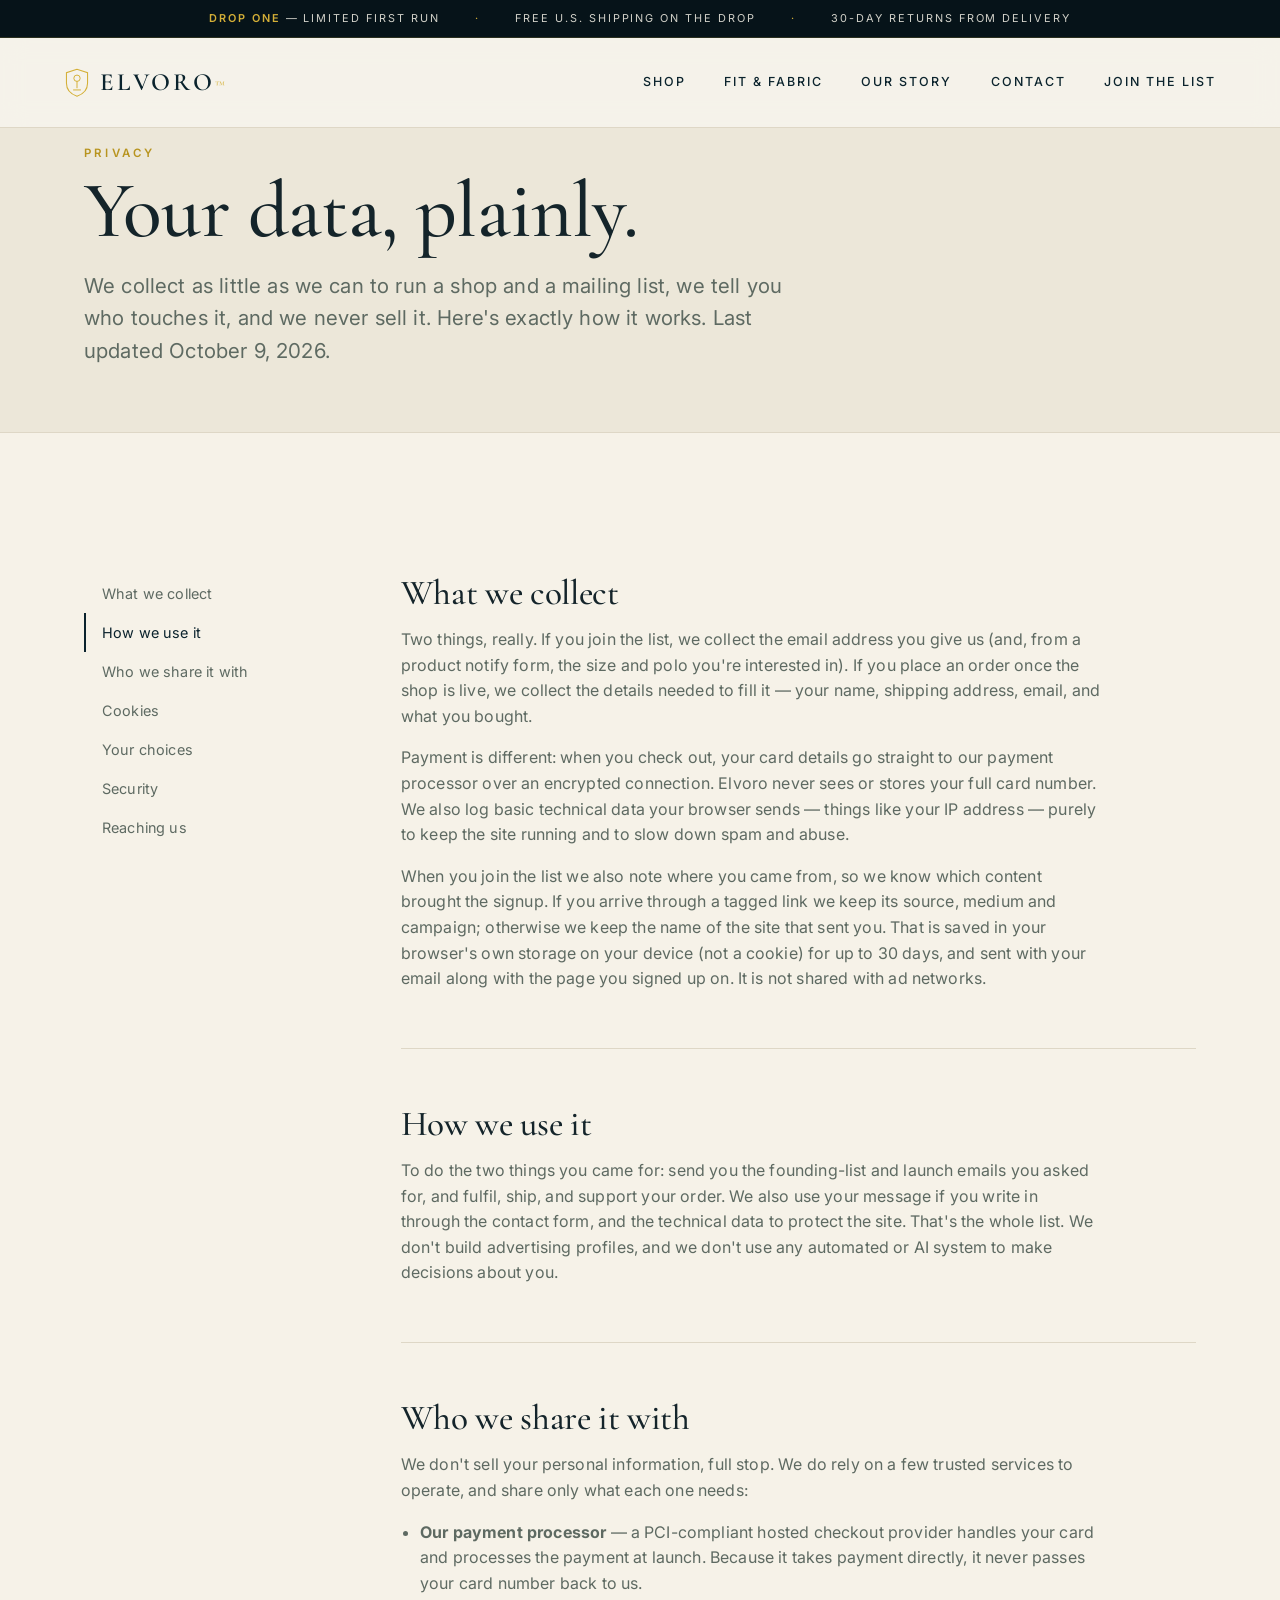
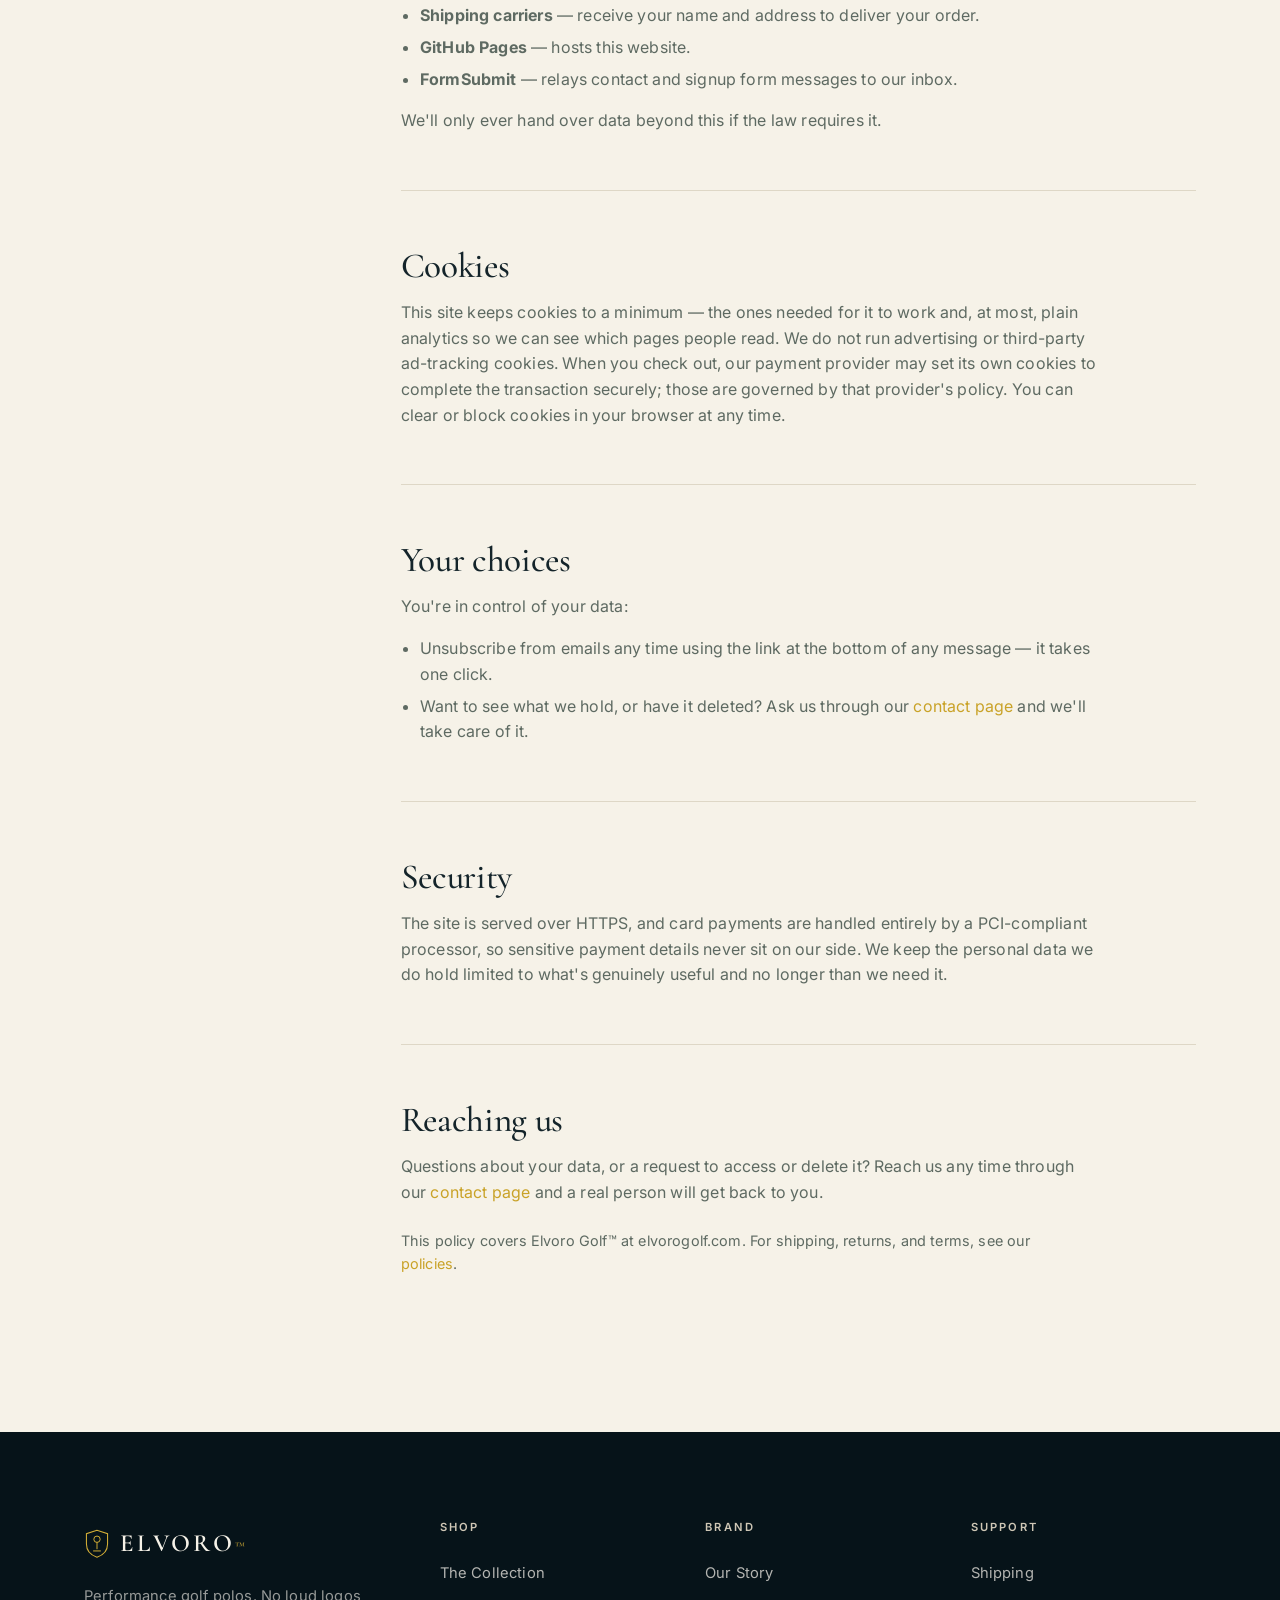
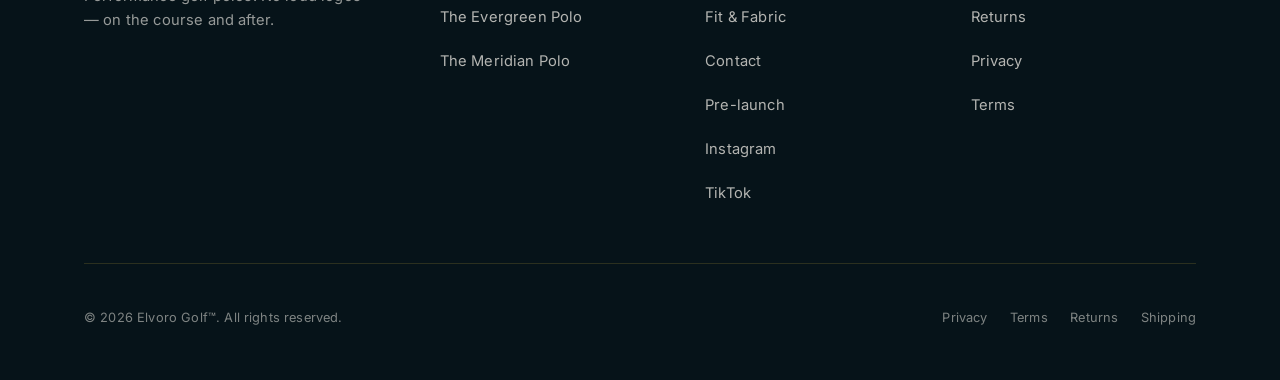
<file: privacy.html>
<!DOCTYPE html>
<html lang="en">
<head>
  <meta charset="UTF-8" />
  <meta name="viewport" content="width=device-width, initial-scale=1.0" />
  <title>Privacy — Elvoro Golf</title>
  <meta name="description" content="How Elvoro Golf handles your data: what we collect, who we share it with, and how to unsubscribe or delete your information. Plain English." />
  <link rel="preconnect" href="https://fonts.googleapis.com" />
  <link rel="preconnect" href="https://fonts.gstatic.com" crossorigin />
  <link href="https://fonts.googleapis.com/css2?family=Cormorant+Garamond:wght@400;500;600&family=Inter:wght@400;500;600&display=swap" rel="stylesheet" />
<link rel="icon" type="image/svg+xml" href="assets/favicon.svg" />
  <link rel="apple-touch-icon" href="assets/apple-touch-icon.png" />
  <meta name="theme-color" content="#0B232D" />
  <link rel="canonical" href="https://elvorogolf.com/privacy.html" />
  <meta property="og:site_name" content="Elvoro Golf" />
  <meta property="og:type" content="website" />
  <meta property="og:title" content="Privacy — Elvoro Golf" />
  <meta property="og:description" content="How Elvoro Golf handles your data: what we collect, who we share it with, and how to unsubscribe or delete your information. Plain English." />
  <meta property="og:url" content="https://elvorogolf.com/privacy.html" />
  <meta property="og:image" content="https://elvorogolf.com/assets/hero.jpg" />
  <meta property="og:image:width" content="1920" />
  <meta property="og:image:height" content="1072" />
  <meta property="og:image:alt" content="Elvoro Golf — performance polos" />
  <meta name="twitter:card" content="summary_large_image" />
  <meta name="twitter:title" content="Privacy — Elvoro Golf" />
  <meta name="twitter:description" content="How Elvoro Golf handles your data: what we collect, who we share it with, and how to unsubscribe or delete your information. Plain English." />
  <meta name="twitter:image" content="https://elvorogolf.com/assets/hero.jpg" />
  <script>document.documentElement.classList.add("js");</script>
  <link rel="stylesheet" href="assets/styles.css" />
</head>
<body>

  <a class="skip-link" href="#main">Skip to content</a>

  <!-- ============ ANNOUNCEMENT ============ -->
  <div class="announce" role="note">
    <span><strong>Drop One</strong> — limited first run</span><span class="dot hide-sm">·</span>
    <span class="hide-sm">Free U.S. shipping on the drop</span><span class="dot hide-sm">·</span>
    <span class="hide-sm">30-day returns from delivery</span>
  </div>

  <header class="site-header">
    <a href="index.html" class="brand" aria-label="Elvoro Golf home">
      <svg class="mark" viewBox="0 0 32 36" fill="none" aria-hidden="true"><path d="M16 1.6 3 5.7V18.6C3 27 8.7 32.4 16 34.8 23.3 32.4 29 27 29 18.6V5.7L16 1.6Z" stroke="currentColor" stroke-width="1.3"/><circle cx="16" cy="12.6" r="3.9" stroke="currentColor" stroke-width="1.2"/><path d="M16 16.8V24.4M11.7 27H20.3" stroke="currentColor" stroke-width="1.2" stroke-linecap="round"/></svg>
      <span>Elvoro<span class="tm">™</span></span>
    </a>
    <button class="nav-toggle" aria-label="Toggle menu" aria-expanded="false"><span></span><span></span><span></span></button>
    <nav class="nav" aria-label="Primary">
      <a class="nav-link" href="shop.html">Shop</a>
      <a class="nav-link" href="fit-fabric.html">Fit &amp; Fabric</a>
      <a class="nav-link" href="about.html">Our Story</a>
      <a class="nav-link" href="contact.html">Contact</a>
      <a class="nav-link nav-cta" href="index.html#join">Join the List</a>
    </nav>
  </header>

  <section id="main" class="page-head">
    <div class="wrap">
      <p class="eyebrow reveal">Privacy</p>
      <h1 class="display reveal" style="font-size:clamp(2.6rem,7vw,5rem);margin-top:0.6rem">Your data, plainly.</h1>
      <p class="lede reveal" style="margin-top:1.2rem">We collect as little as we can to run a shop and a mailing list, we tell you who touches it, and we never sell it. Here's exactly how it works. Last updated October 9, 2026.</p>
    </div>
  </section>

  <section class="section wrap">
    <div class="policy-layout">
      <nav class="policy-nav" aria-label="Privacy sections">
        <a href="#collect">What we collect</a>
        <a href="#use">How we use it</a>
        <a href="#share">Who we share it with</a>
        <a href="#cookies">Cookies</a>
        <a href="#controls">Your choices</a>
        <a href="#security">Security</a>
        <a href="#contact">Reaching us</a>
      </nav>

      <div class="policy-body">
        <h2 id="collect">What we collect</h2>
        <p>Two things, really. If you join the list, we collect the email address you give us (and, from a product notify form, the size and polo you're interested in). If you place an order once the shop is live, we collect the details needed to fill it — your name, shipping address, email, and what you bought.</p>
        <p>Payment is different: when you check out, your card details go straight to our payment processor over an encrypted connection. Elvoro never sees or stores your full card number. We also log basic technical data your browser sends — things like your IP address — purely to keep the site running and to slow down spam and abuse.</p>
        <p>When you join the list we also note where you came from, so we know which content brought the signup. If you arrive through a tagged link we keep its source, medium and campaign; otherwise we keep the name of the site that sent you. That is saved in your browser's own storage on your device (not a cookie) for up to 30 days, and sent with your email along with the page you signed up on. It is not shared with ad networks.</p>

        <h2 id="use">How we use it</h2>
        <p>To do the two things you came for: send you the founding-list and launch emails you asked for, and fulfil, ship, and support your order. We also use your message if you write in through the contact form, and the technical data to protect the site. That's the whole list. We don't build advertising profiles, and we don't use any automated or AI system to make decisions about you.</p>

        <h2 id="share">Who we share it with</h2>
        <p>We don't sell your personal information, full stop. We do rely on a few trusted services to operate, and share only what each one needs:</p>
        <ul>
          <li><strong>Our payment processor</strong> — a PCI-compliant hosted checkout provider handles your card and processes the payment at launch. Because it takes payment directly, it never passes your card number back to us.</li>
          <li><strong>Shipping carriers</strong> — receive your name and address to deliver your order.</li>
          <li><strong>GitHub Pages</strong> — hosts this website.</li>
          <li><strong>FormSubmit</strong> — relays contact and signup form messages to our inbox.</li>
        </ul>
        <p>We'll only ever hand over data beyond this if the law requires it.</p>

        <h2 id="cookies">Cookies</h2>
        <p>This site keeps cookies to a minimum — the ones needed for it to work and, at most, plain analytics so we can see which pages people read. We do not run advertising or third-party ad-tracking cookies. When you check out, our payment provider may set its own cookies to complete the transaction securely; those are governed by that provider's policy. You can clear or block cookies in your browser at any time.</p>

        <h2 id="controls">Your choices</h2>
        <p>You're in control of your data:</p>
        <ul>
          <li>Unsubscribe from emails any time using the link at the bottom of any message — it takes one click.</li>
          <li>Want to see what we hold, or have it deleted? Ask us through our <a href="contact.html" class="text-olive">contact page</a> and we'll take care of it.</li>
        </ul>

        <h2 id="security">Security</h2>
        <p>The site is served over HTTPS, and card payments are handled entirely by a PCI-compliant processor, so sensitive payment details never sit on our side. We keep the personal data we do hold limited to what's genuinely useful and no longer than we need it.</p>

        <h2 id="contact">Reaching us</h2>
        <p>Questions about your data, or a request to access or delete it? Reach us any time through our <a href="contact.html" class="text-olive">contact page</a> and a real person will get back to you.</p>
        <p style="color:var(--muted);font-size:0.9rem;margin-top:1.5rem">This policy covers Elvoro Golf™ at elvorogolf.com. For shipping, returns, and terms, see our <a href="policies.html" class="text-olive">policies</a>.</p>
      </div>
    </div>
  </section>

  <footer class="site-footer">
    <div class="wrap">
      <div class="footer-top">
        <div class="footer-brand">
          <a href="index.html" class="brand"><svg class="mark" viewBox="0 0 32 36" fill="none" aria-hidden="true"><path d="M16 1.6 3 5.7V18.6C3 27 8.7 32.4 16 34.8 23.3 32.4 29 27 29 18.6V5.7L16 1.6Z" stroke="currentColor" stroke-width="1.3"/><circle cx="16" cy="12.6" r="3.9" stroke="currentColor" stroke-width="1.2"/><path d="M16 16.8V24.4M11.7 27H20.3" stroke="currentColor" stroke-width="1.2" stroke-linecap="round"/></svg><span>Elvoro<span class="tm">™</span></span></a>
          <p>Performance golf polos. No loud logos — on the course and after.</p>
        </div>
        <div class="footer-col">
          <h3>Shop</h3>
          <a href="shop.html">The Collection</a>
          <a href="product-evergreen.html">The Evergreen Polo</a>
          <a href="product-meridian.html">The Meridian Polo</a>
        </div>
        <div class="footer-col">
          <h3>Brand</h3>
          <a href="about.html">Our Story</a>
          <a href="fit-fabric.html">Fit &amp; Fabric</a>
          <a href="contact.html">Contact</a>
          <a href="coming-soon.html">Pre-launch</a>
          <a href="https://www.instagram.com/elvoro.golf/" target="_blank" rel="noopener">Instagram</a>
          <a href="https://www.tiktok.com/@elvoro.golf" target="_blank" rel="noopener">TikTok</a>
        </div>
        <div class="footer-col">
          <h3>Support</h3>
          <a href="policies.html#shipping">Shipping</a>
          <a href="policies.html#returns">Returns</a>
          <a href="privacy.html">Privacy</a>
          <a href="terms.html">Terms</a>
        </div>
      </div>
      <div class="footer-bottom">
        <span>© <span data-year>2026</span> Elvoro Golf™. All rights reserved.</span>
        <div class="legal-links">
          <a href="privacy.html">Privacy</a>
          <a href="terms.html">Terms</a>
          <a href="policies.html#returns">Returns</a>
          <a href="policies.html#shipping">Shipping</a>
        </div>
      </div>
    </div>
  </footer>

  <script src="assets/site.js"></script>
<!-- Cloudflare Web Analytics --><script defer src='https://static.cloudflareinsights.com/beacon.min.js' data-cf-beacon='{"token": "ef25dd7cd2544f04862316a5537fb32e"}'></script><!-- End Cloudflare Web Analytics -->
</body>
</html>
</file>
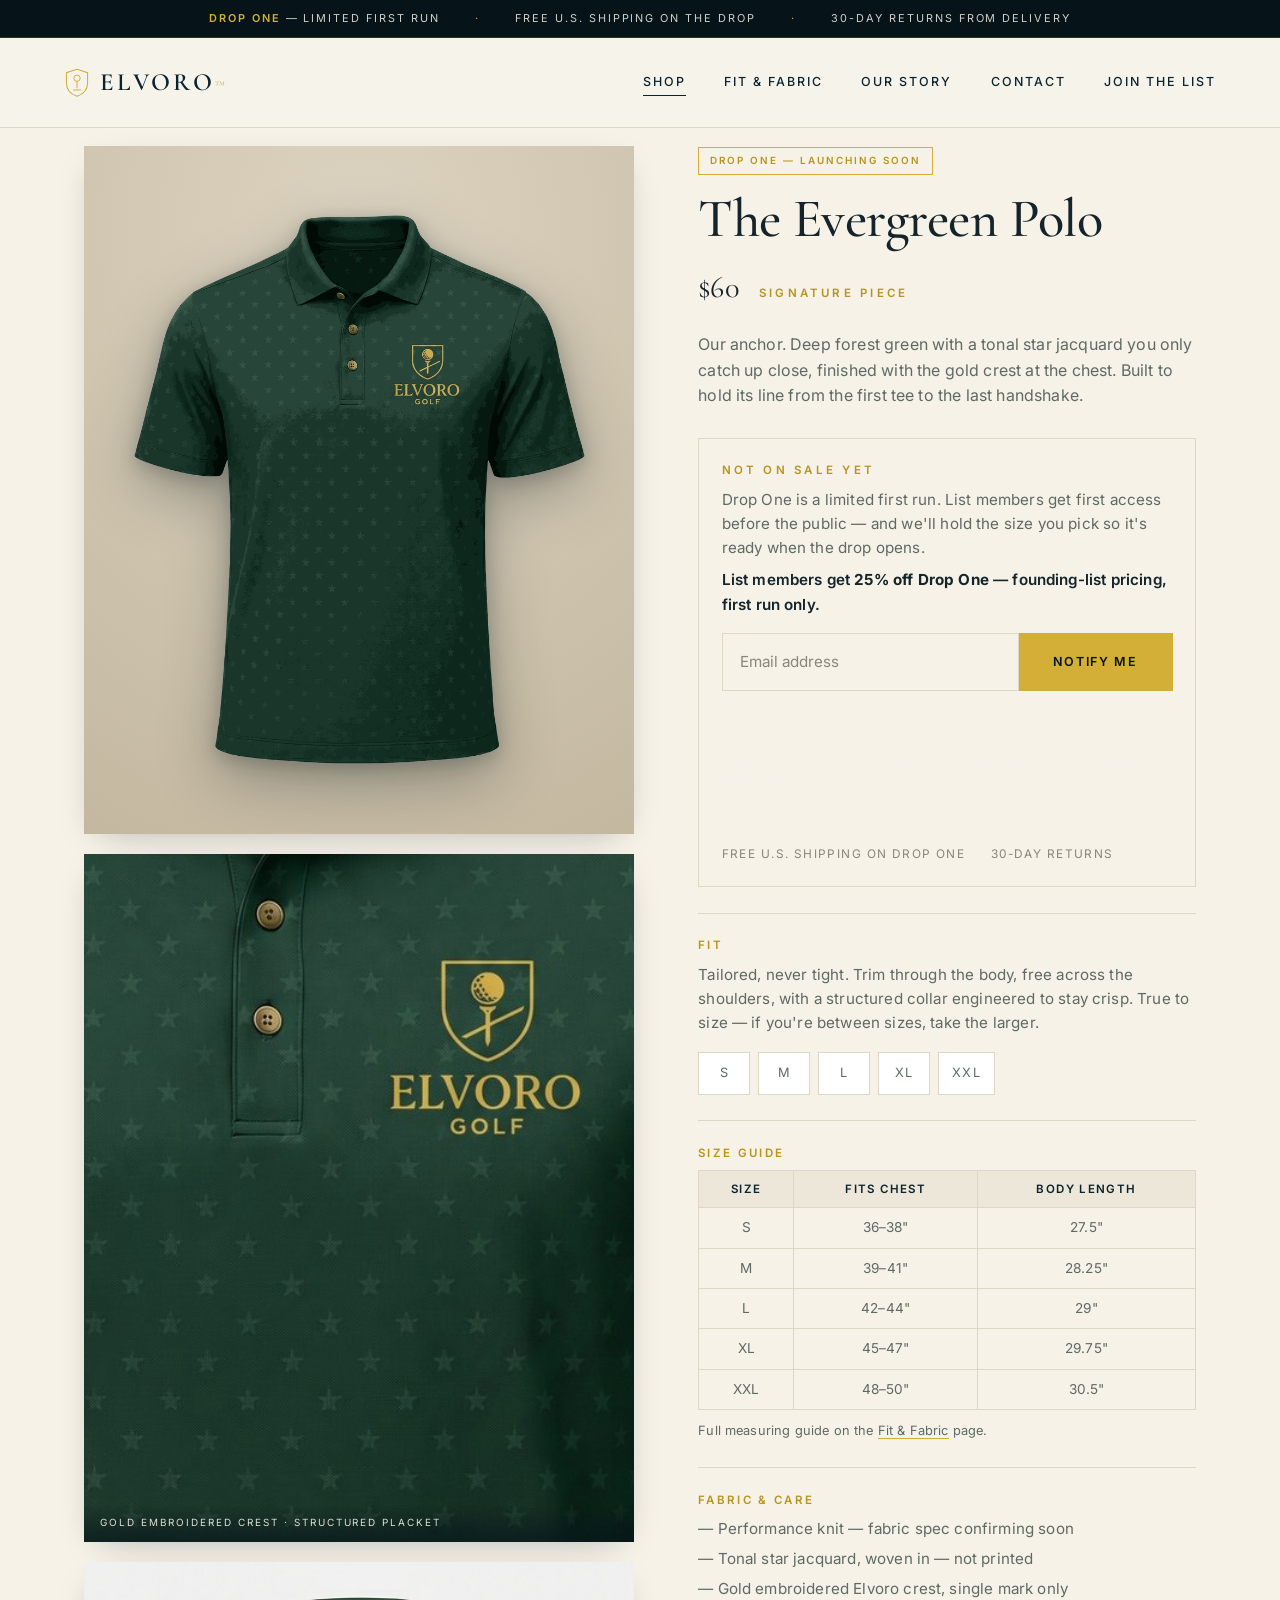
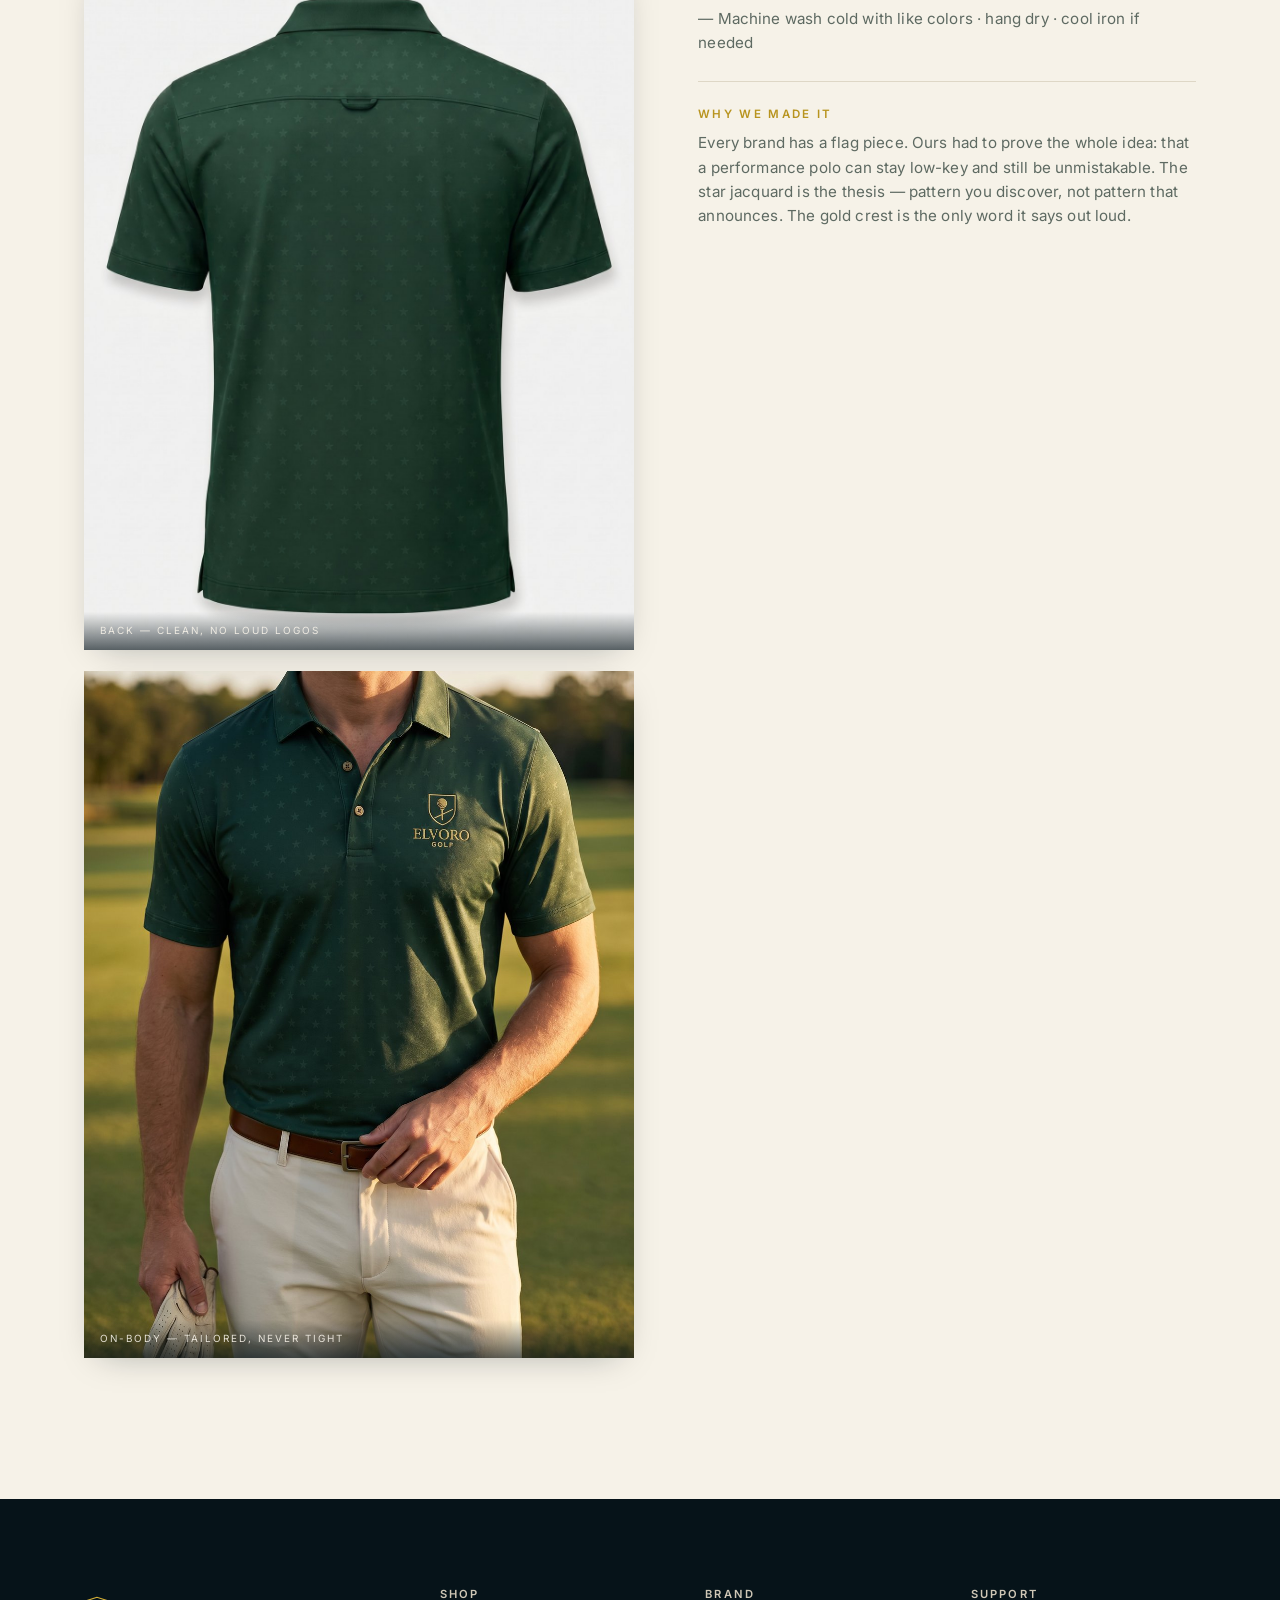
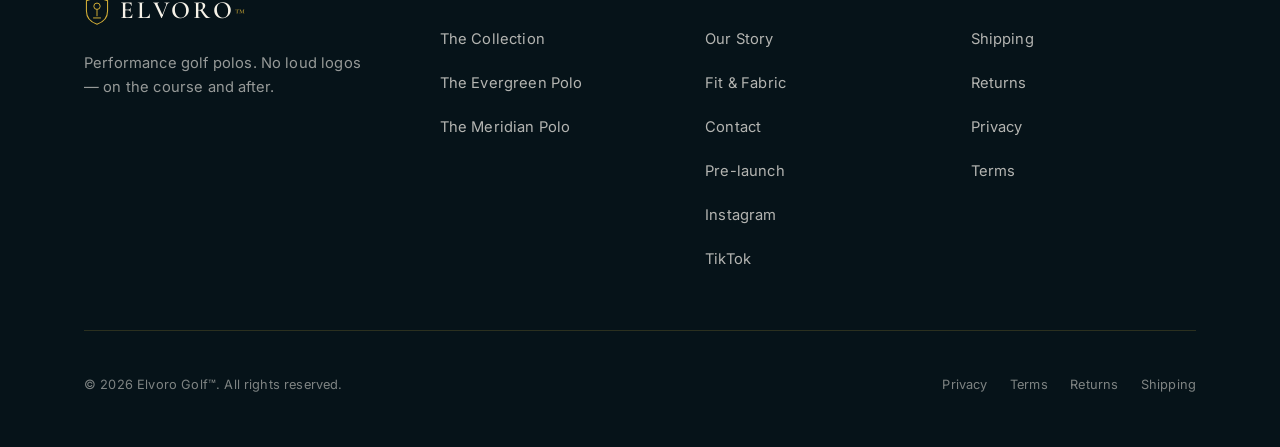
<file: product-evergreen.html>
<!DOCTYPE html>
<html lang="en">
<head>
  <meta charset="UTF-8" />
  <meta name="viewport" content="width=device-width, initial-scale=1.0" />
  <title>The Evergreen Polo — Elvoro Golf</title>
  <meta name="description" content="The signature Elvoro polo. Deep forest green with a tonal star jacquard and gold embroidered crest. Tailored performance fit. $60, shipping included — Drop One." />
  <script type="application/ld+json">{"@context":"https://schema.org","@type":"Product","name":"The Evergreen Polo","image":"https://elvorogolf.com/assets/polo-forest-star.jpg","description":"Deep forest green performance polo with tonal star jacquard and gold embroidered crest.","brand":{"@type":"Brand","name":"Elvoro Golf"},"offers":{"@type":"Offer","price":"60","priceCurrency":"USD","availability":"https://schema.org/PreOrder","itemCondition":"https://schema.org/NewCondition","priceValidUntil":"2026-12-31","hasMerchantReturnPolicy":{"@type":"MerchantReturnPolicy","applicableCountry":"US","returnPolicyCategory":"https://schema.org/MerchantReturnFiniteReturnWindow","merchantReturnDays":30,"returnMethod":"https://schema.org/ReturnByMail","returnFees":"https://schema.org/FreeReturn"},"shippingDetails":{"@type":"OfferShippingDetails","shippingRate":{"@type":"MonetaryAmount","value":"0","currency":"USD"},"shippingDestination":{"@type":"DefinedRegion","addressCountry":"US"}}}}</script>
  <link rel="preconnect" href="https://fonts.googleapis.com" />
  <link rel="preconnect" href="https://fonts.gstatic.com" crossorigin />
  <link href="https://fonts.googleapis.com/css2?family=Cormorant+Garamond:wght@400;500;600&family=Inter:wght@400;500;600&display=swap" rel="stylesheet" />
<link rel="icon" type="image/svg+xml" href="assets/favicon.svg" />
  <link rel="apple-touch-icon" href="assets/apple-touch-icon.png" />
  <meta name="theme-color" content="#0B232D" />
  <link rel="canonical" href="https://elvorogolf.com/product-evergreen.html" />
  <meta property="og:site_name" content="Elvoro Golf" />
  <meta property="og:type" content="product" />
  <meta property="og:title" content="The Evergreen Polo — Elvoro Golf" />
  <meta property="og:description" content="The signature Elvoro polo. Deep forest green with a tonal star jacquard and gold embroidered crest. Tailored performance fit, structured collar. $60, shipping included — Drop One." />
  <meta property="og:url" content="https://elvorogolf.com/product-evergreen.html" />
  <meta property="og:image" content="https://elvorogolf.com/assets/og/polo-forest-star-og.jpg" />
  <meta property="og:image:width" content="1200" />
  <meta property="og:image:height" content="630" />
  <meta property="og:image:alt" content="Elvoro Golf — performance polos" />
  <meta name="twitter:card" content="summary_large_image" />
  <meta name="twitter:title" content="The Evergreen Polo — Elvoro Golf" />
  <meta name="twitter:description" content="The signature Elvoro polo. Deep forest green with a tonal star jacquard and gold embroidered crest. Tailored performance fit, structured collar. $60, shipping included — Drop One." />
  <meta name="twitter:image" content="https://elvorogolf.com/assets/og/polo-forest-star-og.jpg" />
  <script>document.documentElement.classList.add("js");</script>
  <link rel="stylesheet" href="assets/styles.css" />
</head>
<body class="has-sticky">

  <a class="skip-link" href="#main">Skip to content</a>

  <!-- ============ ANNOUNCEMENT ============ -->
  <div class="announce" role="note">
    <span><strong>Drop One</strong> — limited first run</span><span class="dot hide-sm">·</span>
    <span class="hide-sm">Free U.S. shipping on the drop</span><span class="dot hide-sm">·</span>
    <span class="hide-sm">30-day returns from delivery</span>
  </div>

  <header class="site-header">
    <a href="index.html" class="brand" aria-label="Elvoro Golf home">
      <svg class="mark" viewBox="0 0 32 36" fill="none" aria-hidden="true"><path d="M16 1.6 3 5.7V18.6C3 27 8.7 32.4 16 34.8 23.3 32.4 29 27 29 18.6V5.7L16 1.6Z" stroke="currentColor" stroke-width="1.3"/><circle cx="16" cy="12.6" r="3.9" stroke="currentColor" stroke-width="1.2"/><path d="M16 16.8V24.4M11.7 27H20.3" stroke="currentColor" stroke-width="1.2" stroke-linecap="round"/></svg>
      <span>Elvoro<span class="tm">™</span></span>
    </a>
    <button class="nav-toggle" aria-label="Toggle menu" aria-expanded="false"><span></span><span></span><span></span></button>
    <nav class="nav" aria-label="Primary">
      <a class="nav-link" href="shop.html" aria-current="true">Shop</a>
      <a class="nav-link" href="fit-fabric.html">Fit &amp; Fabric</a>
      <a class="nav-link" href="about.html">Our Story</a>
      <a class="nav-link" href="contact.html">Contact</a>
      <a class="nav-link nav-cta" href="index.html#join">Join the List</a>
    </nav>
  </header>

  <!-- ============ PRODUCT ============ -->
  <main id="main" class="pdp section wrap" style="padding-top:calc(var(--announce-h) + clamp(6rem,12vh,8rem))">
    <div class="pdp-grid">

      <!-- GALLERY -->
      <div class="pdp-gallery">
        <figure class="pdp-shot float">
          <img width="820" height="998" fetchpriority="high" src="assets/polo-forest-star-cut.png" alt="The Evergreen Polo, front — deep forest green with tonal star jacquard and gold embroidered crest" />
        </figure>
        <figure class="pdp-shot detail reveal">
          <img width="1200" height="1490" loading="lazy" decoding="async" src="assets/polo-forest-star.jpg" alt="Close detail of the gold embroidered Elvoro crest and three-button placket" />
          <figcaption>Gold embroidered crest · structured placket</figcaption>
        </figure>
        <figure class="pdp-shot reveal">
          <img width="1200" height="1490" loading="lazy" decoding="async" src="assets/polo-forest-star-back.jpg" alt="The Evergreen Polo, back — clean forest-green with tonal star pattern, no rear logo" />
          <figcaption>Back — clean, no loud logos</figcaption>
        </figure>
        <figure class="pdp-shot reveal">
          <img width="1100" height="1370" loading="lazy" decoding="async" src="assets/onbody-evergreen.jpg" alt="The Evergreen Polo worn on course — tailored fit through the chest and body" />
          <figcaption>On-body — tailored, never tight</figcaption>
        </figure>
      </div>

      <!-- BUY PANEL -->
      <div class="pdp-buy">
        <span class="status-pill">Drop One — Launching soon</span>
        <h1 style="margin-top:1rem">The Evergreen Polo</h1>
        <div class="pdp-price-row">
          <span class="pdp-price">$60</span>
          <span class="eyebrow">Signature Piece</span>
        </div>
        <p class="pdp-lede">Our anchor. Deep forest green with a tonal star jacquard you only catch up close, finished with the gold crest at the chest. Built to hold its line from the first tee to the last handshake.</p>

        <!-- NOTIFY — above the fold -->
        <div class="notify-box" id="notify">
          <p class="eyebrow">Not on sale yet</p>
          <p style="font-size:0.95rem;color:var(--muted);margin-top:0.5rem">Drop One is a limited first run. List members get first access before the public — and we'll hold the size you pick so it's ready when the drop opens.</p>
          <p style="font-size:0.95rem;margin-top:0.5rem;font-weight:600">List members get <strong>25% off Drop One</strong> — founding-list pricing, first run only.</p>
          <form data-capture data-product="The Evergreen Polo" novalidate>
            <input type="text" name="company" tabindex="-1" autocomplete="off" aria-hidden="true" style="position:absolute;left:-9999px" />
            <div class="field-row">
              <input type="email" name="email" placeholder="Email address" aria-label="Email address" required />
              <button type="submit">Notify Me</button>
            </div>
            <label class="size-pref">Your size
              <select name="size">
                <option value="">Select…</option>
                <option>S</option><option>M</option><option>L</option><option>XL</option><option>XXL</option>
              </select>
            </label>
            <p class="size-hint">Runs true to size — pick what you'd normally wear in a polo. Between sizes, size up.</p>
            <p class="form-success" role="status" aria-live="polite"></p>
          </form>
          <div class="ship-note">
            <span>Free U.S. shipping on Drop One</span>
            <span>30-day returns</span>
          </div>
        </div>

        <div class="pdp-section">
          <h2>Fit</h2>
          <p>Tailored, never tight. Trim through the body, free across the shoulders, with a structured collar engineered to stay crisp. True to size — if you're between sizes, take the larger.</p>
          <div class="size-row" aria-label="Sizes offered at launch">
            <span class="size-chip">S</span><span class="size-chip">M</span><span class="size-chip">L</span><span class="size-chip">XL</span><span class="size-chip">XXL</span>
          </div>
        </div>

        <div class="pdp-section">
          <h2>Size Guide</h2>
          <table class="size-table">
            <thead><tr><th>Size</th><th>Fits chest</th><th>Body length</th></tr></thead>
            <tbody>
              <tr><td>S</td><td>36–38"</td><td>27.5"</td></tr>
              <tr><td>M</td><td>39–41"</td><td>28.25"</td></tr>
              <tr><td>L</td><td>42–44"</td><td>29"</td></tr>
              <tr><td>XL</td><td>45–47"</td><td>29.75"</td></tr>
              <tr><td>XXL</td><td>48–50"</td><td>30.5"</td></tr>
            </tbody>
          </table>
          <p style="margin-top:0.7rem;font-size:0.8rem">Full measuring guide on the <a href="fit-fabric.html" style="border-bottom:1px solid var(--gold)">Fit &amp; Fabric</a> page.</p>
        </div>

        <div class="pdp-section">
          <h2>Fabric &amp; Care</h2>
          <ul>
            <li>— Performance knit — fabric spec confirming soon</li>
            <li>— Tonal star jacquard, woven in — not printed</li>
            <li>— Gold embroidered Elvoro crest, single mark only</li>
            <li>— Machine wash cold with like colors · hang dry · cool iron if needed</li>
          </ul>
        </div>

        <div class="pdp-section">
          <h2>Why We Made It</h2>
          <p>Every brand has a flag piece. Ours had to prove the whole idea: that a performance polo can stay low-key and still be unmistakable. The star jacquard is the thesis — pattern you discover, not pattern that announces. The gold crest is the only word it says out loud.</p>
        </div>
      </div>
    </div>
  </main>

  <!-- ============ STICKY MOBILE CTA ============ -->
  <div class="pdp-sticky" aria-hidden="false">
    <span class="name">The Evergreen<span class="price">$60</span></span>
    <a href="#notify">Notify Me</a>
  </div>

  <!-- ============ FOOTER ============ -->
  <footer class="site-footer">
    <div class="wrap">
      <div class="footer-top">
        <div class="footer-brand">
          <a href="index.html" class="brand"><svg class="mark" viewBox="0 0 32 36" fill="none" aria-hidden="true"><path d="M16 1.6 3 5.7V18.6C3 27 8.7 32.4 16 34.8 23.3 32.4 29 27 29 18.6V5.7L16 1.6Z" stroke="currentColor" stroke-width="1.3"/><circle cx="16" cy="12.6" r="3.9" stroke="currentColor" stroke-width="1.2"/><path d="M16 16.8V24.4M11.7 27H20.3" stroke="currentColor" stroke-width="1.2" stroke-linecap="round"/></svg><span>Elvoro<span class="tm">™</span></span></a>
          <p>Performance golf polos. No loud logos — on the course and after.</p>
        </div>
        <div class="footer-col">
          <h3>Shop</h3>
          <a href="shop.html">The Collection</a>
          <a href="product-evergreen.html">The Evergreen Polo</a>
          <a href="product-meridian.html">The Meridian Polo</a>
        </div>
        <div class="footer-col">
          <h3>Brand</h3>
          <a href="about.html">Our Story</a>
          <a href="fit-fabric.html">Fit &amp; Fabric</a>
          <a href="contact.html">Contact</a>
          <a href="coming-soon.html">Pre-launch</a>
          <a href="https://www.instagram.com/elvoro.golf/" target="_blank" rel="noopener">Instagram</a>
          <a href="https://www.tiktok.com/@elvoro.golf" target="_blank" rel="noopener">TikTok</a>
        </div>
        <div class="footer-col">
          <h3>Support</h3>
          <a href="policies.html#shipping">Shipping</a>
          <a href="policies.html#returns">Returns</a>
          <a href="privacy.html">Privacy</a>
          <a href="terms.html">Terms</a>
        </div>
      </div>
      <div class="footer-bottom">
        <span>© <span data-year>2026</span> Elvoro Golf™. All rights reserved.</span>
        <div class="legal-links">
          <a href="privacy.html">Privacy</a>
          <a href="terms.html">Terms</a>
          <a href="policies.html#returns">Returns</a>
          <a href="policies.html#shipping">Shipping</a>
        </div>
      </div>
    </div>
  </footer>

  <script src="assets/site.js"></script>
<!-- Cloudflare Web Analytics --><script defer src='https://static.cloudflareinsights.com/beacon.min.js' data-cf-beacon='{"token": "ef25dd7cd2544f04862316a5537fb32e"}'></script><!-- End Cloudflare Web Analytics -->
</body>
</html>
</file>
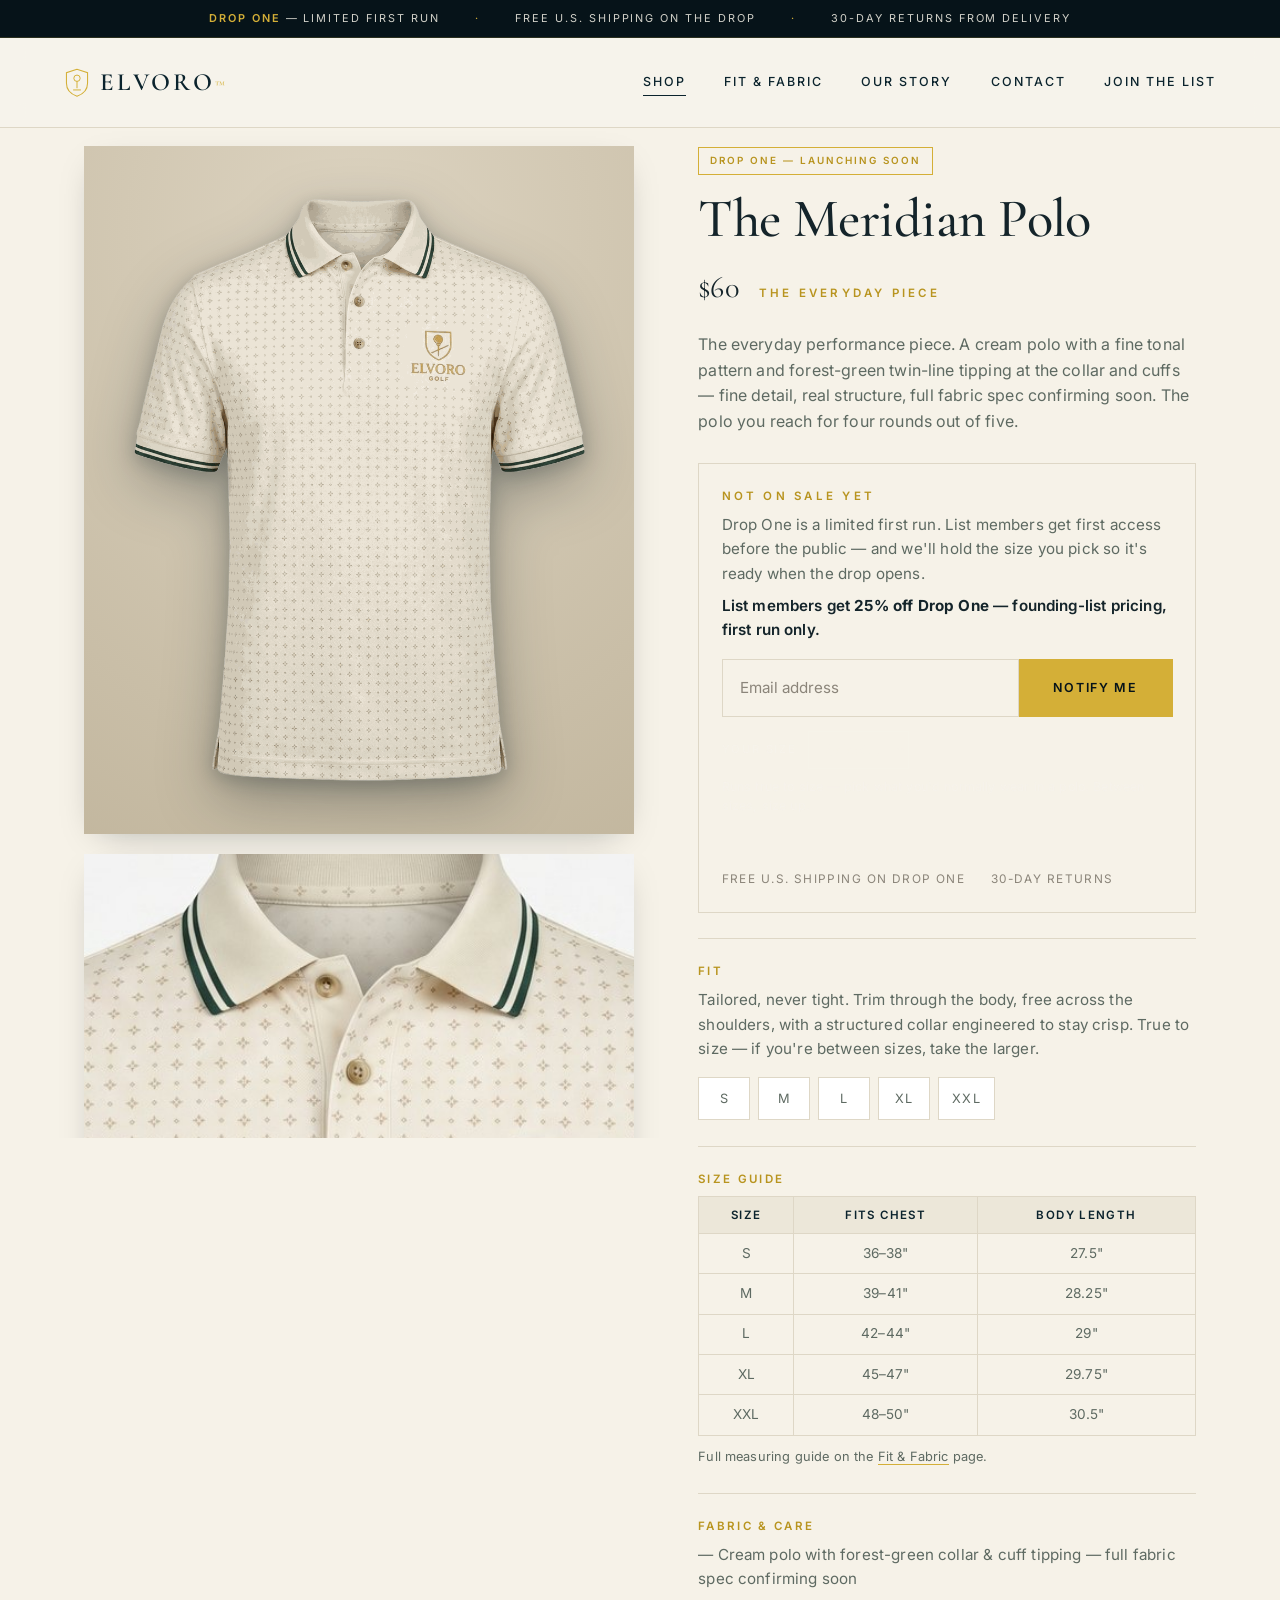
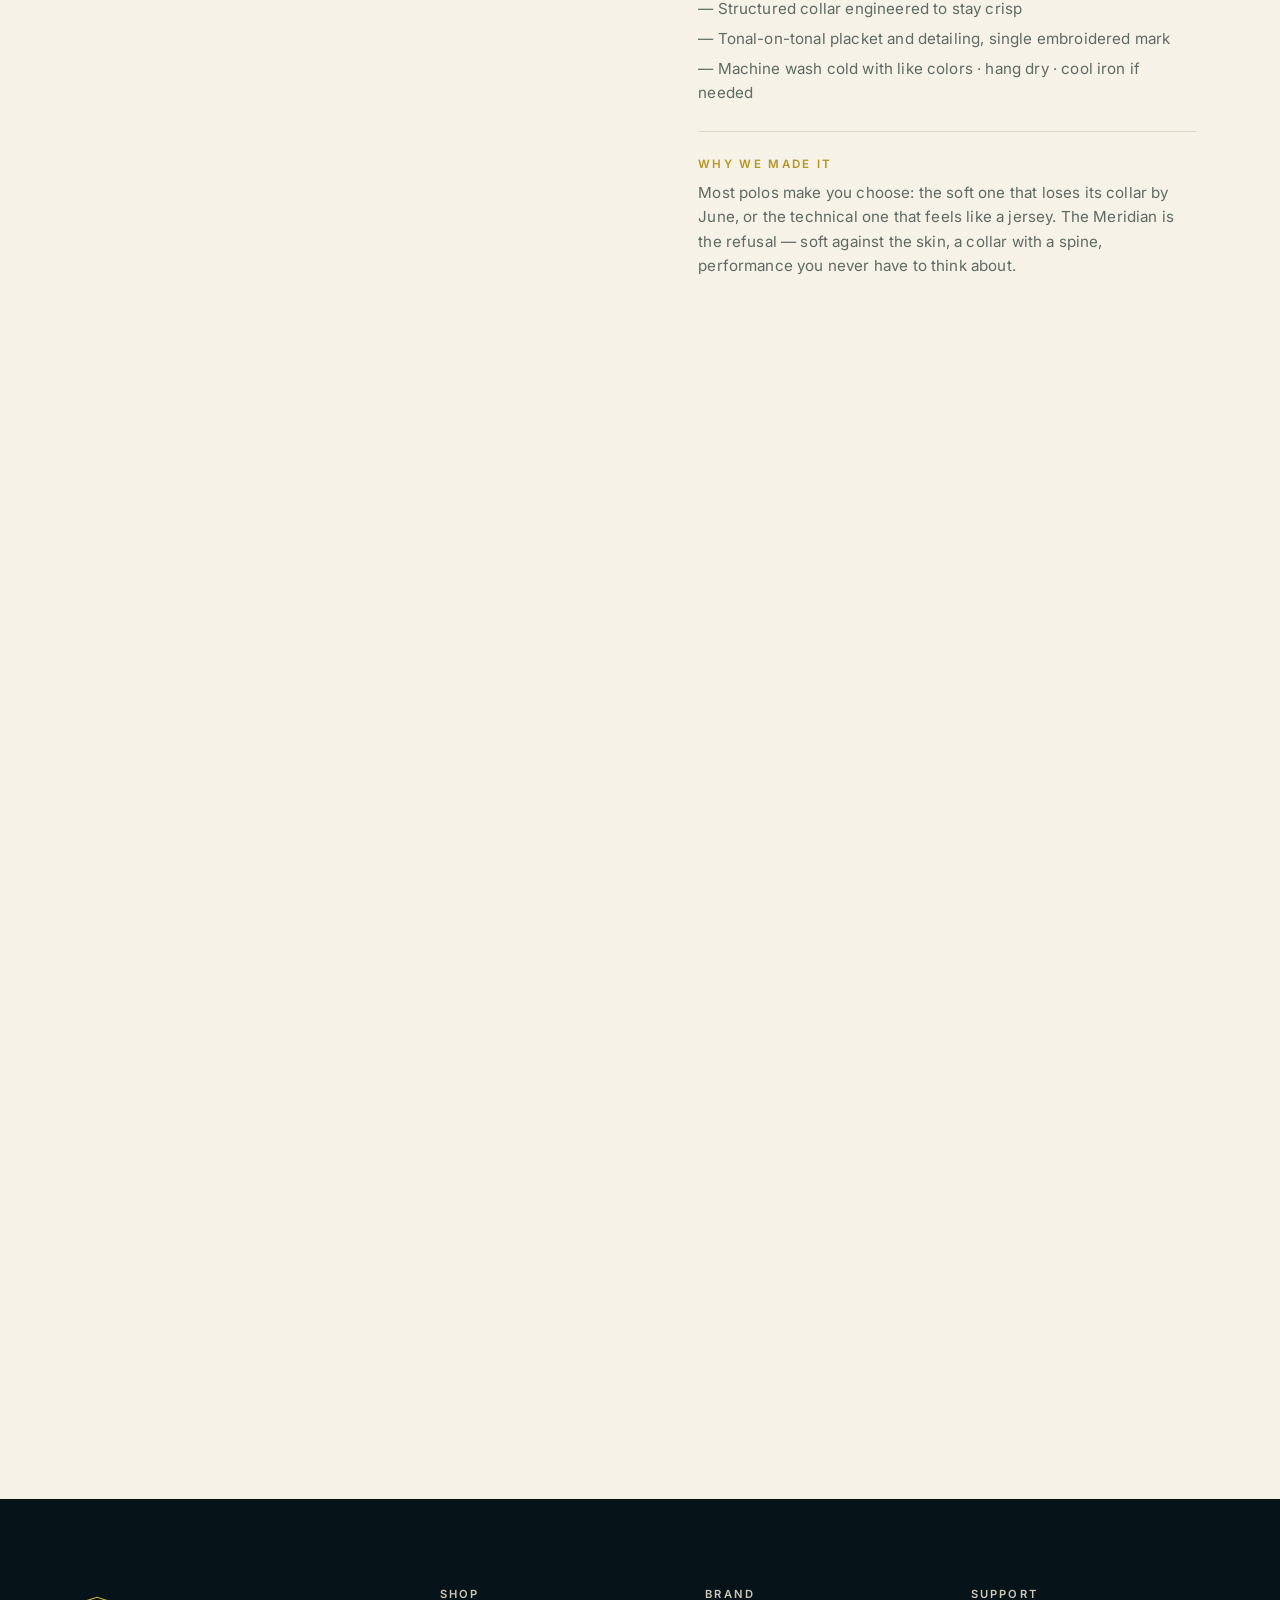
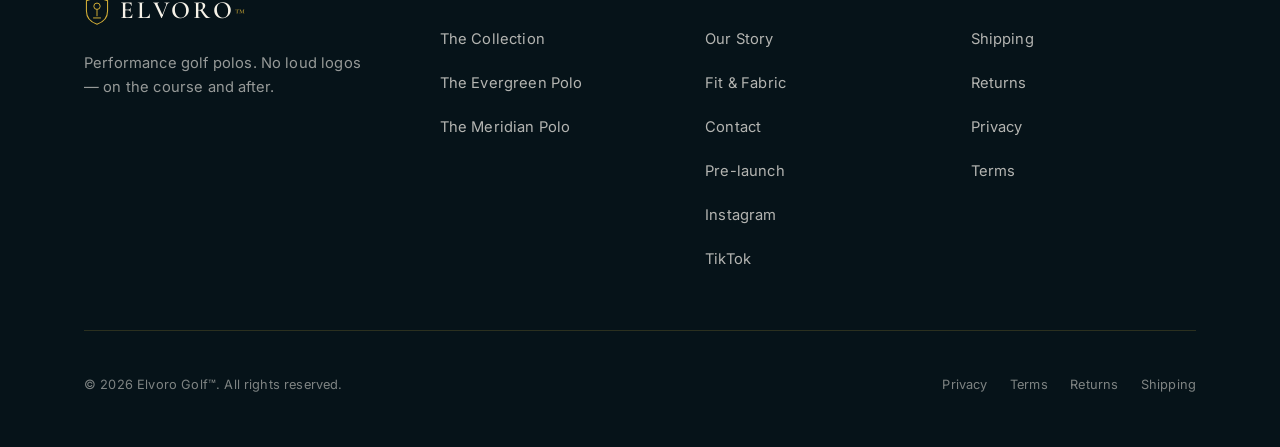
<file: product-meridian.html>
<!DOCTYPE html>
<html lang="en">
<head>
  <meta charset="UTF-8" />
  <meta name="viewport" content="width=device-width, initial-scale=1.0" />
  <title>The Meridian Polo — Elvoro Golf</title>
  <meta name="description" content="The everyday performance piece. A structured collar and tonal placket, tailored fit — full fabric spec confirming soon. $60, shipping included — Drop One." />
  <script type="application/ld+json">{"@context":"https://schema.org","@type":"Product","name":"The Meridian Polo","image":"https://elvorogolf.com/assets/polo-meridian.jpg","description":"Performance polo with structured collar and tonal placket — full fabric spec confirming soon.","brand":{"@type":"Brand","name":"Elvoro Golf"},"offers":{"@type":"Offer","price":"60","priceCurrency":"USD","availability":"https://schema.org/PreOrder","itemCondition":"https://schema.org/NewCondition","priceValidUntil":"2026-12-31","hasMerchantReturnPolicy":{"@type":"MerchantReturnPolicy","applicableCountry":"US","returnPolicyCategory":"https://schema.org/MerchantReturnFiniteReturnWindow","merchantReturnDays":30,"returnMethod":"https://schema.org/ReturnByMail","returnFees":"https://schema.org/FreeReturn"},"shippingDetails":{"@type":"OfferShippingDetails","shippingRate":{"@type":"MonetaryAmount","value":"0","currency":"USD"},"shippingDestination":{"@type":"DefinedRegion","addressCountry":"US"}}}}</script>
  <link rel="preconnect" href="https://fonts.googleapis.com" />
  <link rel="preconnect" href="https://fonts.gstatic.com" crossorigin />
  <link href="https://fonts.googleapis.com/css2?family=Cormorant+Garamond:wght@400;500;600&family=Inter:wght@400;500;600&display=swap" rel="stylesheet" />
<link rel="icon" type="image/svg+xml" href="assets/favicon.svg" />
  <link rel="apple-touch-icon" href="assets/apple-touch-icon.png" />
  <meta name="theme-color" content="#0B232D" />
  <link rel="canonical" href="https://elvorogolf.com/product-meridian.html" />
  <meta property="og:site_name" content="Elvoro Golf" />
  <meta property="og:type" content="product" />
  <meta property="og:title" content="The Meridian Polo — Elvoro Golf" />
  <meta property="og:description" content="The everyday performance piece. A structured collar and tonal placket, tailored fit — full fabric spec confirming soon. $60, shipping included — Drop One." />
  <meta property="og:url" content="https://elvorogolf.com/product-meridian.html" />
  <meta property="og:image" content="https://elvorogolf.com/assets/og/polo-meridian-og.jpg" />
  <meta property="og:image:width" content="1200" />
  <meta property="og:image:height" content="630" />
  <meta property="og:image:alt" content="Elvoro Golf — performance polos" />
  <meta name="twitter:card" content="summary_large_image" />
  <meta name="twitter:title" content="The Meridian Polo — Elvoro Golf" />
  <meta name="twitter:description" content="The everyday performance piece. A structured collar and tonal placket, tailored fit — full fabric spec confirming soon. $60, shipping included — Drop One." />
  <meta name="twitter:image" content="https://elvorogolf.com/assets/og/polo-meridian-og.jpg" />
  <script>document.documentElement.classList.add("js");</script>
  <link rel="stylesheet" href="assets/styles.css" />
</head>
<body class="has-sticky">

  <a class="skip-link" href="#main">Skip to content</a>

  <!-- ============ ANNOUNCEMENT ============ -->
  <div class="announce" role="note">
    <span><strong>Drop One</strong> — limited first run</span><span class="dot hide-sm">·</span>
    <span class="hide-sm">Free U.S. shipping on the drop</span><span class="dot hide-sm">·</span>
    <span class="hide-sm">30-day returns from delivery</span>
  </div>

  <header class="site-header">
    <a href="index.html" class="brand" aria-label="Elvoro Golf home">
      <svg class="mark" viewBox="0 0 32 36" fill="none" aria-hidden="true"><path d="M16 1.6 3 5.7V18.6C3 27 8.7 32.4 16 34.8 23.3 32.4 29 27 29 18.6V5.7L16 1.6Z" stroke="currentColor" stroke-width="1.3"/><circle cx="16" cy="12.6" r="3.9" stroke="currentColor" stroke-width="1.2"/><path d="M16 16.8V24.4M11.7 27H20.3" stroke="currentColor" stroke-width="1.2" stroke-linecap="round"/></svg>
      <span>Elvoro<span class="tm">™</span></span>
    </a>
    <button class="nav-toggle" aria-label="Toggle menu" aria-expanded="false"><span></span><span></span><span></span></button>
    <nav class="nav" aria-label="Primary">
      <a class="nav-link" href="shop.html" aria-current="true">Shop</a>
      <a class="nav-link" href="fit-fabric.html">Fit &amp; Fabric</a>
      <a class="nav-link" href="about.html">Our Story</a>
      <a class="nav-link" href="contact.html">Contact</a>
      <a class="nav-link nav-cta" href="index.html#join">Join the List</a>
    </nav>
  </header>

  <!-- ============ PRODUCT ============ -->
  <main id="main" class="pdp section wrap" style="padding-top:calc(var(--announce-h) + clamp(6rem,12vh,8rem))">
    <div class="pdp-grid">

      <!-- GALLERY -->
      <div class="pdp-gallery">
        <figure class="pdp-shot float">
          <img width="820" height="1057" fetchpriority="high" src="assets/polo-meridian-cut.png" alt="The Meridian Polo, front — cream polo with forest-green tipped collar and tonal placket" />
        </figure>
        <figure class="pdp-shot reveal">
          <img width="1200" height="1490" loading="lazy" decoding="async" src="assets/polo-meridian.jpg" alt="Close detail of the Meridian's forest-green tipped collar and tonal placket" style="transform:scale(2.4);transform-origin:50% 16%" />
          <figcaption>Forest-green tipped collar · tonal placket</figcaption>
        </figure>
        <figure class="pdp-shot reveal">
          <img width="1200" height="1490" loading="lazy" decoding="async" src="assets/polo-meridian-back.jpg" alt="The Meridian Polo, back — cream with forest-green collar and cuff tipping, clean back" />
          <figcaption>Back — forest-green tipping, clean</figcaption>
        </figure>
        <figure class="pdp-shot reveal">
          <img width="1100" height="1296" loading="lazy" decoding="async" src="assets/onbody-meridian.jpg" alt="The Meridian Polo worn on course — cream polo with forest-green tipping, tailored fit" />
          <figcaption>On-body — tailored, never tight</figcaption>
        </figure>
      </div>

      <!-- BUY PANEL -->
      <div class="pdp-buy">
        <span class="status-pill">Drop One — Launching soon</span>
        <h1 style="margin-top:1rem">The Meridian Polo</h1>
        <div class="pdp-price-row">
          <span class="pdp-price">$60</span>
          <span class="eyebrow">The Everyday Piece</span>
        </div>
        <p class="pdp-lede">The everyday performance piece. A cream polo with a fine tonal pattern and forest-green twin-line tipping at the collar and cuffs — fine detail, real structure, full fabric spec confirming soon. The polo you reach for four rounds out of five.</p>

        <!-- NOTIFY — above the fold -->
        <div class="notify-box" id="notify">
          <p class="eyebrow">Not on sale yet</p>
          <p style="font-size:0.95rem;color:var(--muted);margin-top:0.5rem">Drop One is a limited first run. List members get first access before the public — and we'll hold the size you pick so it's ready when the drop opens.</p>
          <p style="font-size:0.95rem;margin-top:0.5rem;font-weight:600">List members get <strong>25% off Drop One</strong> — founding-list pricing, first run only.</p>
          <form data-capture data-product="The Meridian Polo" novalidate>
            <input type="text" name="company" tabindex="-1" autocomplete="off" aria-hidden="true" style="position:absolute;left:-9999px" />
            <div class="field-row">
              <input type="email" name="email" placeholder="Email address" aria-label="Email address" required />
              <button type="submit">Notify Me</button>
            </div>
            <label class="size-pref">Your size
              <select name="size">
                <option value="">Select…</option>
                <option>S</option><option>M</option><option>L</option><option>XL</option><option>XXL</option>
              </select>
            </label>
            <p class="size-hint">Runs true to size — pick what you'd normally wear in a polo. Between sizes, size up.</p>
            <p class="form-success" role="status" aria-live="polite"></p>
          </form>
          <div class="ship-note">
            <span>Free U.S. shipping on Drop One</span>
            <span>30-day returns</span>
          </div>
        </div>

        <div class="pdp-section">
          <h2>Fit</h2>
          <p>Tailored, never tight. Trim through the body, free across the shoulders, with a structured collar engineered to stay crisp. True to size — if you're between sizes, take the larger.</p>
          <div class="size-row" aria-label="Sizes offered at launch">
            <span class="size-chip">S</span><span class="size-chip">M</span><span class="size-chip">L</span><span class="size-chip">XL</span><span class="size-chip">XXL</span>
          </div>
        </div>

        <div class="pdp-section">
          <h2>Size Guide</h2>
          <table class="size-table">
            <thead><tr><th>Size</th><th>Fits chest</th><th>Body length</th></tr></thead>
            <tbody>
              <tr><td>S</td><td>36–38"</td><td>27.5"</td></tr>
              <tr><td>M</td><td>39–41"</td><td>28.25"</td></tr>
              <tr><td>L</td><td>42–44"</td><td>29"</td></tr>
              <tr><td>XL</td><td>45–47"</td><td>29.75"</td></tr>
              <tr><td>XXL</td><td>48–50"</td><td>30.5"</td></tr>
            </tbody>
          </table>
          <p style="margin-top:0.7rem;font-size:0.8rem">Full measuring guide on the <a href="fit-fabric.html" style="border-bottom:1px solid var(--gold)">Fit &amp; Fabric</a> page.</p>
        </div>

        <div class="pdp-section">
          <h2>Fabric &amp; Care</h2>
          <ul>
            <li>— Cream polo with forest-green collar & cuff tipping — full fabric spec confirming soon</li>
            <li>— Structured collar engineered to stay crisp</li>
            <li>— Tonal-on-tonal placket and detailing, single embroidered mark</li>
            <li>— Machine wash cold with like colors · hang dry · cool iron if needed</li>
          </ul>
        </div>

        <div class="pdp-section">
          <h2>Why We Made It</h2>
          <p>Most polos make you choose: the soft one that loses its collar by June, or the technical one that feels like a jersey. The Meridian is the refusal — soft against the skin, a collar with a spine, performance you never have to think about.</p>
        </div>
      </div>
    </div>
  </main>

  <!-- ============ STICKY MOBILE CTA ============ -->
  <div class="pdp-sticky" aria-hidden="false">
    <span class="name">The Meridian<span class="price">$60</span></span>
    <a href="#notify">Notify Me</a>
  </div>

  <!-- ============ FOOTER ============ -->
  <footer class="site-footer">
    <div class="wrap">
      <div class="footer-top">
        <div class="footer-brand">
          <a href="index.html" class="brand"><svg class="mark" viewBox="0 0 32 36" fill="none" aria-hidden="true"><path d="M16 1.6 3 5.7V18.6C3 27 8.7 32.4 16 34.8 23.3 32.4 29 27 29 18.6V5.7L16 1.6Z" stroke="currentColor" stroke-width="1.3"/><circle cx="16" cy="12.6" r="3.9" stroke="currentColor" stroke-width="1.2"/><path d="M16 16.8V24.4M11.7 27H20.3" stroke="currentColor" stroke-width="1.2" stroke-linecap="round"/></svg><span>Elvoro<span class="tm">™</span></span></a>
          <p>Performance golf polos. No loud logos — on the course and after.</p>
        </div>
        <div class="footer-col">
          <h3>Shop</h3>
          <a href="shop.html">The Collection</a>
          <a href="product-evergreen.html">The Evergreen Polo</a>
          <a href="product-meridian.html">The Meridian Polo</a>
        </div>
        <div class="footer-col">
          <h3>Brand</h3>
          <a href="about.html">Our Story</a>
          <a href="fit-fabric.html">Fit &amp; Fabric</a>
          <a href="contact.html">Contact</a>
          <a href="coming-soon.html">Pre-launch</a>
          <a href="https://www.instagram.com/elvoro.golf/" target="_blank" rel="noopener">Instagram</a>
          <a href="https://www.tiktok.com/@elvoro.golf" target="_blank" rel="noopener">TikTok</a>
        </div>
        <div class="footer-col">
          <h3>Support</h3>
          <a href="policies.html#shipping">Shipping</a>
          <a href="policies.html#returns">Returns</a>
          <a href="privacy.html">Privacy</a>
          <a href="terms.html">Terms</a>
        </div>
      </div>
      <div class="footer-bottom">
        <span>© <span data-year>2026</span> Elvoro Golf™. All rights reserved.</span>
        <div class="legal-links">
          <a href="privacy.html">Privacy</a>
          <a href="terms.html">Terms</a>
          <a href="policies.html#returns">Returns</a>
          <a href="policies.html#shipping">Shipping</a>
        </div>
      </div>
    </div>
  </footer>

  <script src="assets/site.js"></script>
<!-- Cloudflare Web Analytics --><script defer src='https://static.cloudflareinsights.com/beacon.min.js' data-cf-beacon='{"token": "ef25dd7cd2544f04862316a5537fb32e"}'></script><!-- End Cloudflare Web Analytics -->
</body>
</html>
</file>
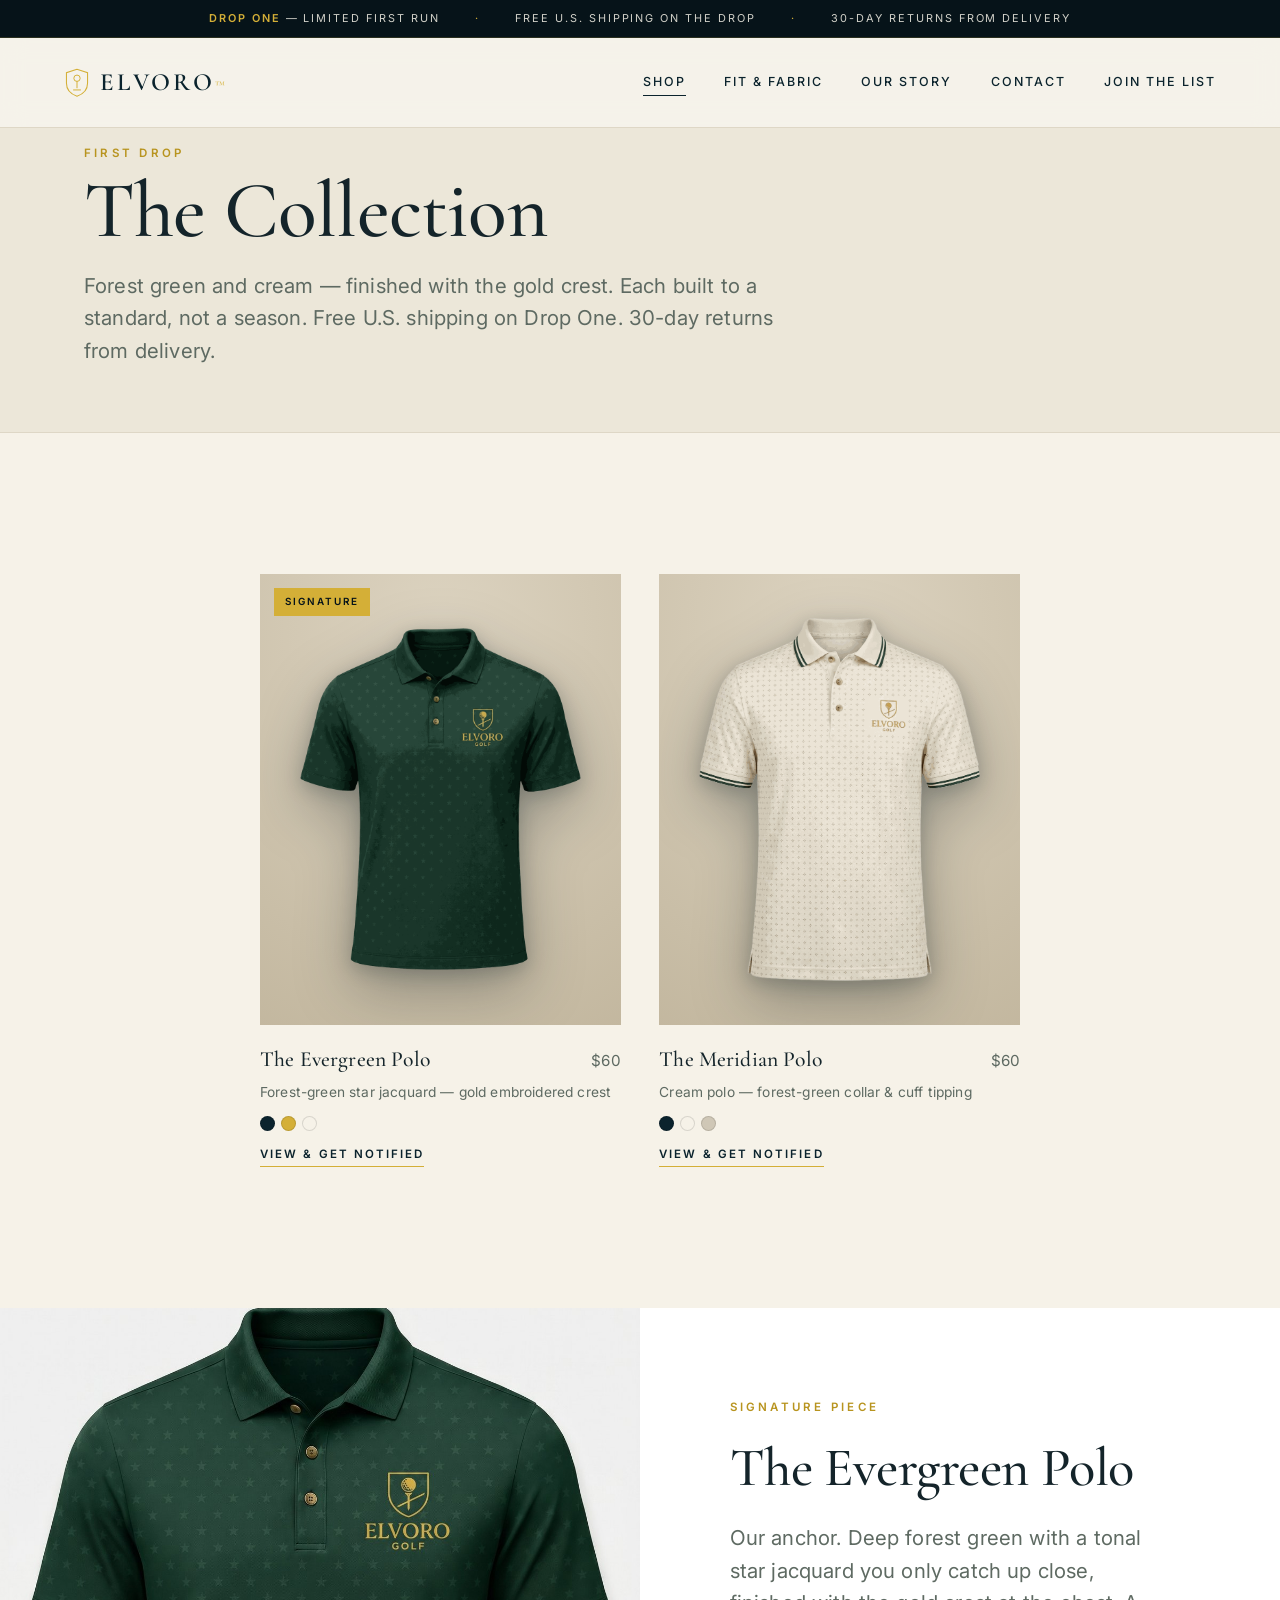
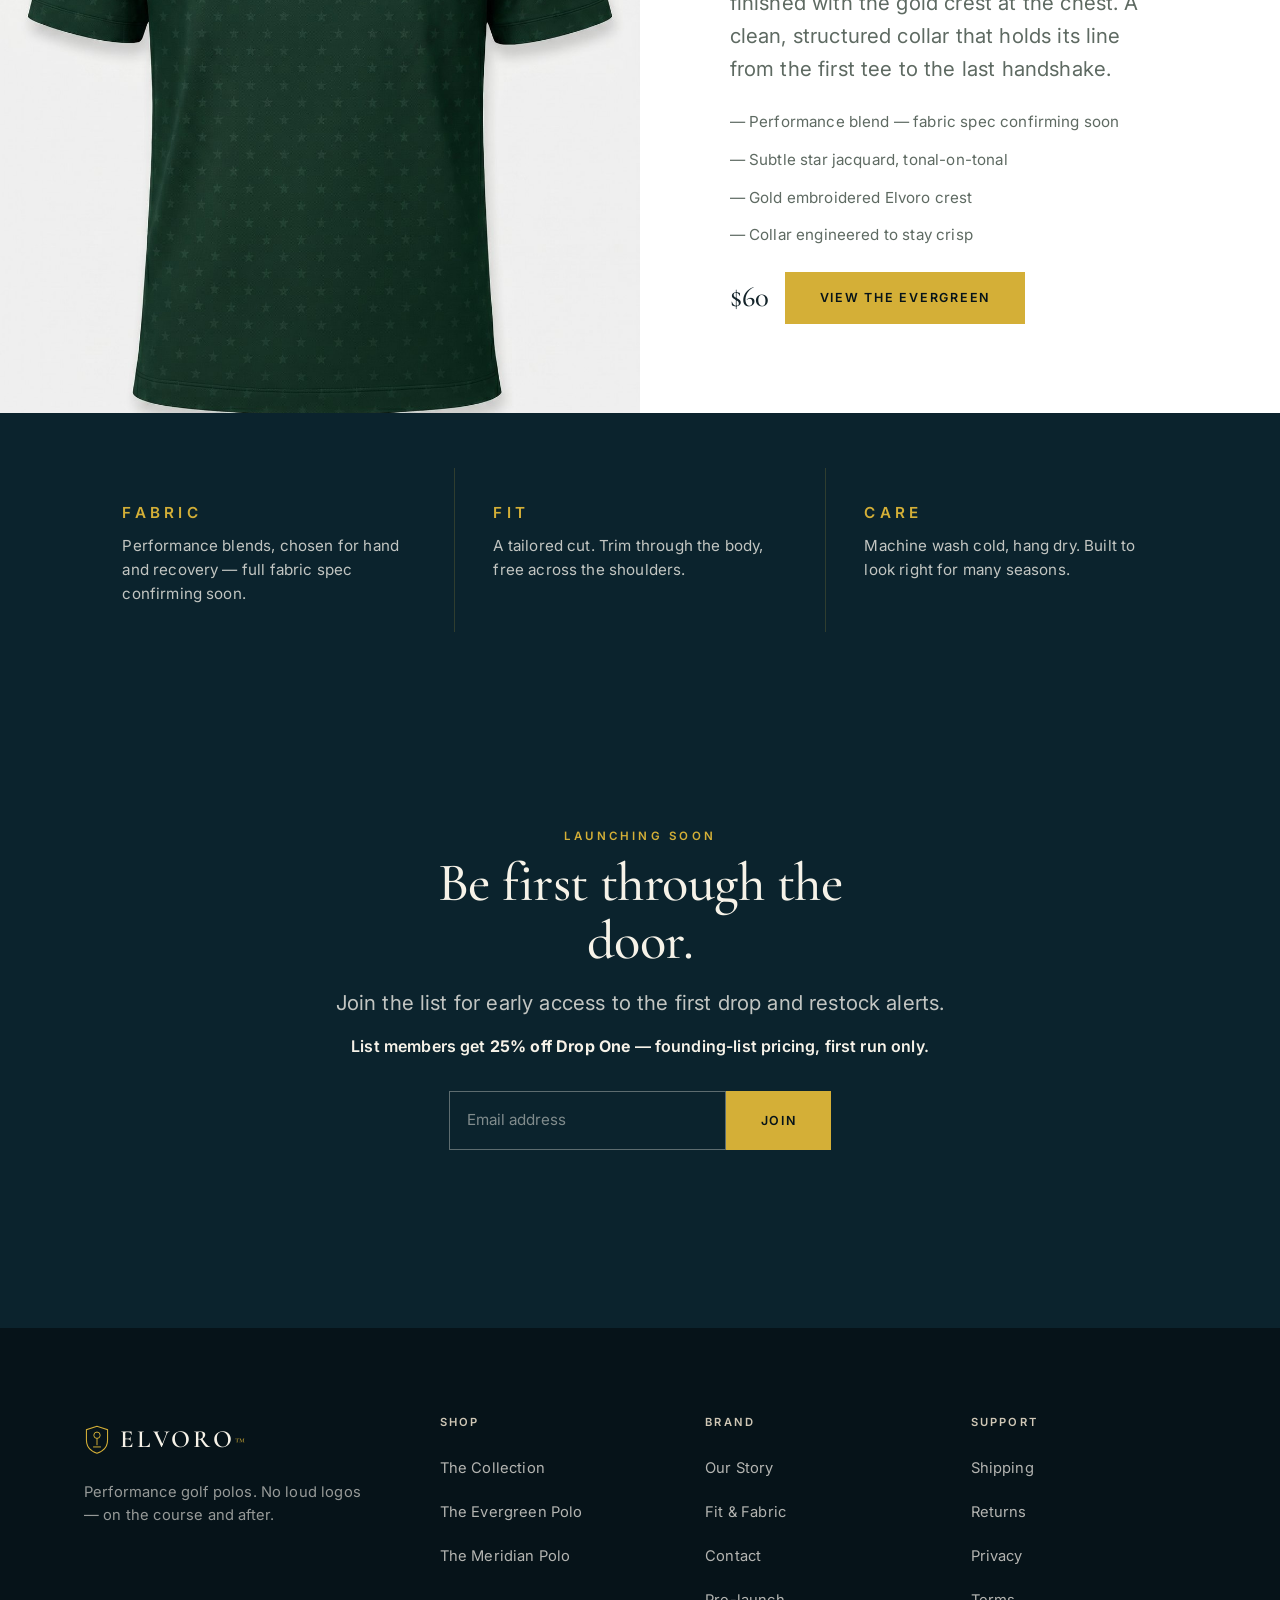
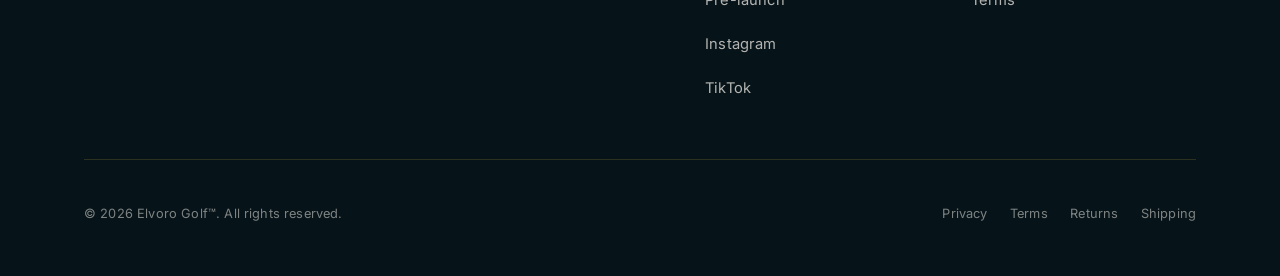
<file: shop.html>
<!DOCTYPE html>
<html lang="en">
<head>
  <meta charset="UTF-8" />
  <meta name="viewport" content="width=device-width, initial-scale=1.0" />
  <title>Shop — Elvoro Golf</title>
  <meta name="description" content="The first drop: two performance polos in forest green and cream. Tailored fit, performance fabric, the gold Elvoro crest. $60 each, shipping included." />
  <link rel="preconnect" href="https://fonts.googleapis.com" />
  <link rel="preconnect" href="https://fonts.gstatic.com" crossorigin />
  <link href="https://fonts.googleapis.com/css2?family=Cormorant+Garamond:wght@400;500;600&family=Inter:wght@400;500;600&display=swap" rel="stylesheet" />
<link rel="icon" type="image/svg+xml" href="assets/favicon.svg" />
  <link rel="apple-touch-icon" href="assets/apple-touch-icon.png" />
  <meta name="theme-color" content="#0B232D" />
  <link rel="canonical" href="https://elvorogolf.com/shop.html" />
  <meta property="og:site_name" content="Elvoro Golf" />
  <meta property="og:type" content="website" />
  <meta property="og:title" content="Shop — Elvoro Golf" />
  <meta property="og:description" content="The first drop: two performance polos in forest green and cream. Tailored fit, performance fabric, the gold Elvoro crest. $60 each, shipping included." />
  <meta property="og:url" content="https://elvorogolf.com/shop.html" />
  <meta property="og:image" content="https://elvorogolf.com/assets/hero.jpg" />
  <meta property="og:image:width" content="1920" />
  <meta property="og:image:height" content="1072" />
  <meta property="og:image:alt" content="Elvoro Golf — performance polos" />
  <meta name="twitter:card" content="summary_large_image" />
  <meta name="twitter:title" content="Shop — Elvoro Golf" />
  <meta name="twitter:description" content="The first drop: two performance polos in forest green and cream. Tailored fit, performance fabric, the gold Elvoro crest. $60 each, shipping included." />
  <meta name="twitter:image" content="https://elvorogolf.com/assets/hero.jpg" />
  <script>document.documentElement.classList.add("js");</script>
  <link rel="stylesheet" href="assets/styles.css" />
  <script type="application/ld+json">{"@context":"https://schema.org","@type":"CollectionPage","name":"Shop — Elvoro Golf","url":"https://elvorogolf.com/shop.html","isPartOf":{"@type":"WebSite","name":"Elvoro Golf","url":"https://elvorogolf.com/"},"mainEntity":{"@type":"ItemList","itemListElement":[{"@type":"ListItem","position":1,"name":"The Evergreen Polo","url":"https://elvorogolf.com/product-evergreen.html"},{"@type":"ListItem","position":2,"name":"The Meridian Polo","url":"https://elvorogolf.com/product-meridian.html"}]}}</script>
</head>
<body>

  <a class="skip-link" href="#main">Skip to content</a>

  <!-- ============ ANNOUNCEMENT ============ -->
  <div class="announce" role="note">
    <span><strong>Drop One</strong> — limited first run</span><span class="dot hide-sm">·</span>
    <span class="hide-sm">Free U.S. shipping on the drop</span><span class="dot hide-sm">·</span>
    <span class="hide-sm">30-day returns from delivery</span>
  </div>

  <header class="site-header">
    <a href="index.html" class="brand" aria-label="Elvoro Golf home">
      <svg class="mark" viewBox="0 0 32 36" fill="none" aria-hidden="true"><path d="M16 1.6 3 5.7V18.6C3 27 8.7 32.4 16 34.8 23.3 32.4 29 27 29 18.6V5.7L16 1.6Z" stroke="currentColor" stroke-width="1.3"/><circle cx="16" cy="12.6" r="3.9" stroke="currentColor" stroke-width="1.2"/><path d="M16 16.8V24.4M11.7 27H20.3" stroke="currentColor" stroke-width="1.2" stroke-linecap="round"/></svg>
      <span>Elvoro<span class="tm">™</span></span>
    </a>
    <button class="nav-toggle" aria-label="Toggle menu" aria-expanded="false"><span></span><span></span><span></span></button>
    <nav class="nav" aria-label="Primary">
      <a class="nav-link" href="shop.html" aria-current="page">Shop</a>
      <a class="nav-link" href="fit-fabric.html">Fit &amp; Fabric</a>
      <a class="nav-link" href="about.html">Our Story</a>
      <a class="nav-link" href="contact.html">Contact</a>
      <a class="nav-link nav-cta" href="index.html#join">Join the List</a>
    </nav>
  </header>

  <!-- ============ PAGE HEAD ============ -->
  <section id="main" class="page-head">
    <div class="wrap">
      <p class="eyebrow reveal">First Drop</p>
      <h1 class="display reveal" style="font-size:clamp(2.6rem,7vw,5rem);margin-top:0.6rem">The Collection</h1>
      <p class="lede reveal" style="margin-top:1.2rem">Forest green and cream — finished with the gold crest. Each built to a standard, not a season. Free U.S. shipping on Drop One. 30-day returns from delivery.</p>
    </div>
  </section>

  <!-- ============ PRODUCT GRID ============ -->
  <section class="section wrap">
    <div class="product-grid">

      <a href="product-evergreen.html" class="product-card reveal">
        <div class="product-shot">
          <span class="product-tag">Signature</span>
          <img width="820" height="998" loading="lazy" decoding="async" src="assets/polo-forest-star-cut.png" alt="The Evergreen Polo — forest green with star jacquard and gold crest" />
          <img width="1100" height="1370" class="shot-alt" loading="lazy" decoding="async" src="assets/onbody-evergreen.jpg" alt="" aria-hidden="true" />
        </div>
        <div class="product-meta">
          <span class="name">The Evergreen Polo</span>
          <span class="price">$60</span>
        </div>
        <p class="sub">Forest-green star jacquard — gold embroidered crest</p>
        <div class="swatches" aria-label="Available colors">
          <span class="swatch" style="background:#0B232D" title="Forest Green"></span>
          <span class="swatch" style="background:#D4AF37" title="Gold"></span>
          <span class="swatch" style="background:#F6F2E8" title="Cream"></span>
        </div>
        <span class="card-cta">View &amp; get notified</span>
      </a>

      <a href="product-meridian.html" class="product-card reveal">
        <div class="product-shot">
          <img width="820" height="1057" loading="lazy" decoding="async" src="assets/polo-meridian-cut.png" alt="The Meridian Polo — cream polo with forest-green tipping" />
          <img width="1100" height="1296" class="shot-alt" loading="lazy" decoding="async" src="assets/onbody-meridian.jpg" alt="" aria-hidden="true" />
        </div>
        <div class="product-meta">
          <span class="name">The Meridian Polo</span>
          <span class="price">$60</span>
        </div>
        <p class="sub">Cream polo — forest-green collar & cuff tipping</p>
        <div class="swatches" aria-label="Available colors">
          <span class="swatch" style="background:#0B232D" title="Forest Green"></span>
          <span class="swatch" style="background:#F6F2E8" title="Cream"></span>
          <span class="swatch" style="background:#CFC7B6" title="Stone"></span>
        </div>
        <span class="card-cta">View &amp; get notified</span>
      </a>

    </div>
  </section>

  <!-- ============ PRODUCT DETAIL (Evergreen) ============ -->
  <section class="split">
    <div class="split-media">
      <img width="1200" height="1490" loading="lazy" decoding="async" src="assets/polo-forest-star.jpg" alt="The Evergreen Polo — forest green with subtle star jacquard and gold embroidered crest" />
    </div>
    <div class="split-body">
      <div class="stack-md reveal" style="max-width:44ch">
        <p class="eyebrow">Signature Piece</p>
        <h2 class="section-title">The Evergreen Polo</h2>
        <p class="lede">Our anchor. Deep forest green with a tonal star jacquard you only catch up close, finished with the gold crest at the chest. A clean, structured collar that holds its line from the first tee to the last handshake.</p>
        <ul class="stack-sm" style="color:var(--muted);font-size:0.95rem">
          <li>— Performance blend — fabric spec confirming soon</li>
          <li>— Subtle star jacquard, tonal-on-tonal</li>
          <li>— Gold embroidered Elvoro crest</li>
          <li>— Collar engineered to stay crisp</li>
        </ul>
        <div style="display:flex;gap:1rem;align-items:center;flex-wrap:wrap">
          <span class="serif-quote" style="font-size:1.8rem">$60</span>
          <a href="product-evergreen.html" class="btn btn--gold">View the Evergreen</a>
        </div>
      </div>
    </div>
  </section>

  <!-- ============ FABRIC / DETAIL STRIP ============ -->
  <section class="strip">
    <div class="wrap">
      <div class="strip-grid">
        <div class="strip-cell reveal">
          <p class="eyebrow">Fabric</p>
          <p>Performance blends, chosen for hand and recovery — full fabric spec confirming soon.</p>
        </div>
        <div class="strip-cell reveal">
          <p class="eyebrow">Fit</p>
          <p>A tailored cut. Trim through the body, free across the shoulders.</p>
        </div>
        <div class="strip-cell reveal">
          <p class="eyebrow">Care</p>
          <p>Machine wash cold, hang dry. Built to look right for many seasons.</p>
        </div>
      </div>
    </div>
  </section>

  <!-- ============ CTA ============ -->
  <section class="section capture">
    <div class="wrap center" style="display:flex;flex-direction:column;align-items:center">
      <p class="eyebrow on-dark reveal">Launching Soon</p>
      <h2 class="section-title reveal" style="margin-top:0.6rem;max-width:20ch">Be first through the door.</h2>
      <p class="lede reveal" style="margin-top:1rem">Join the list for early access to the first drop and restock alerts.</p>
      <p class="capture-offer reveal" style="margin-top:0.9rem;font-weight:600">List members get <strong>25% off Drop One</strong> — founding-list pricing, first run only.</p>
      <form class="reveal" data-capture novalidate>
        <input type="text" name="company" tabindex="-1" autocomplete="off" aria-hidden="true" style="position:absolute;left:-9999px" />
        <div class="field-row">
          <input type="email" name="email" placeholder="Email address" aria-label="Email address" required />
          <button type="submit">Join</button>
        </div>
        <p class="form-success" role="status" aria-live="polite"></p>
      </form>
    </div>
  </section>

  <!-- ============ FOOTER ============ -->
  <footer class="site-footer">
    <div class="wrap">
      <div class="footer-top">
        <div class="footer-brand">
          <a href="index.html" class="brand"><svg class="mark" viewBox="0 0 32 36" fill="none" aria-hidden="true"><path d="M16 1.6 3 5.7V18.6C3 27 8.7 32.4 16 34.8 23.3 32.4 29 27 29 18.6V5.7L16 1.6Z" stroke="currentColor" stroke-width="1.3"/><circle cx="16" cy="12.6" r="3.9" stroke="currentColor" stroke-width="1.2"/><path d="M16 16.8V24.4M11.7 27H20.3" stroke="currentColor" stroke-width="1.2" stroke-linecap="round"/></svg><span>Elvoro<span class="tm">™</span></span></a>
          <p>Performance golf polos. No loud logos — on the course and after.</p>
        </div>
        <div class="footer-col">
          <h3>Shop</h3>
          <a href="shop.html">The Collection</a>
          <a href="product-evergreen.html">The Evergreen Polo</a>
          <a href="product-meridian.html">The Meridian Polo</a>
        </div>
        <div class="footer-col">
          <h3>Brand</h3>
          <a href="about.html">Our Story</a>
          <a href="fit-fabric.html">Fit &amp; Fabric</a>
          <a href="contact.html">Contact</a>
          <a href="coming-soon.html">Pre-launch</a>
          <a href="https://www.instagram.com/elvoro.golf/" target="_blank" rel="noopener">Instagram</a>
          <a href="https://www.tiktok.com/@elvoro.golf" target="_blank" rel="noopener">TikTok</a>
        </div>
        <div class="footer-col">
          <h3>Support</h3>
          <a href="policies.html#shipping">Shipping</a>
          <a href="policies.html#returns">Returns</a>
          <a href="privacy.html">Privacy</a>
          <a href="terms.html">Terms</a>
        </div>
      </div>
      <div class="footer-bottom">
        <span>© <span data-year>2026</span> Elvoro Golf™. All rights reserved.</span>
        <div class="legal-links">
          <a href="privacy.html">Privacy</a>
          <a href="terms.html">Terms</a>
          <a href="policies.html#returns">Returns</a>
          <a href="policies.html#shipping">Shipping</a>
        </div>
      </div>
    </div>
  </footer>

  <script src="assets/site.js"></script>
<!-- Cloudflare Web Analytics --><script defer src='https://static.cloudflareinsights.com/beacon.min.js' data-cf-beacon='{"token": "ef25dd7cd2544f04862316a5537fb32e"}'></script><!-- End Cloudflare Web Analytics -->
</body>
</html>
</file>
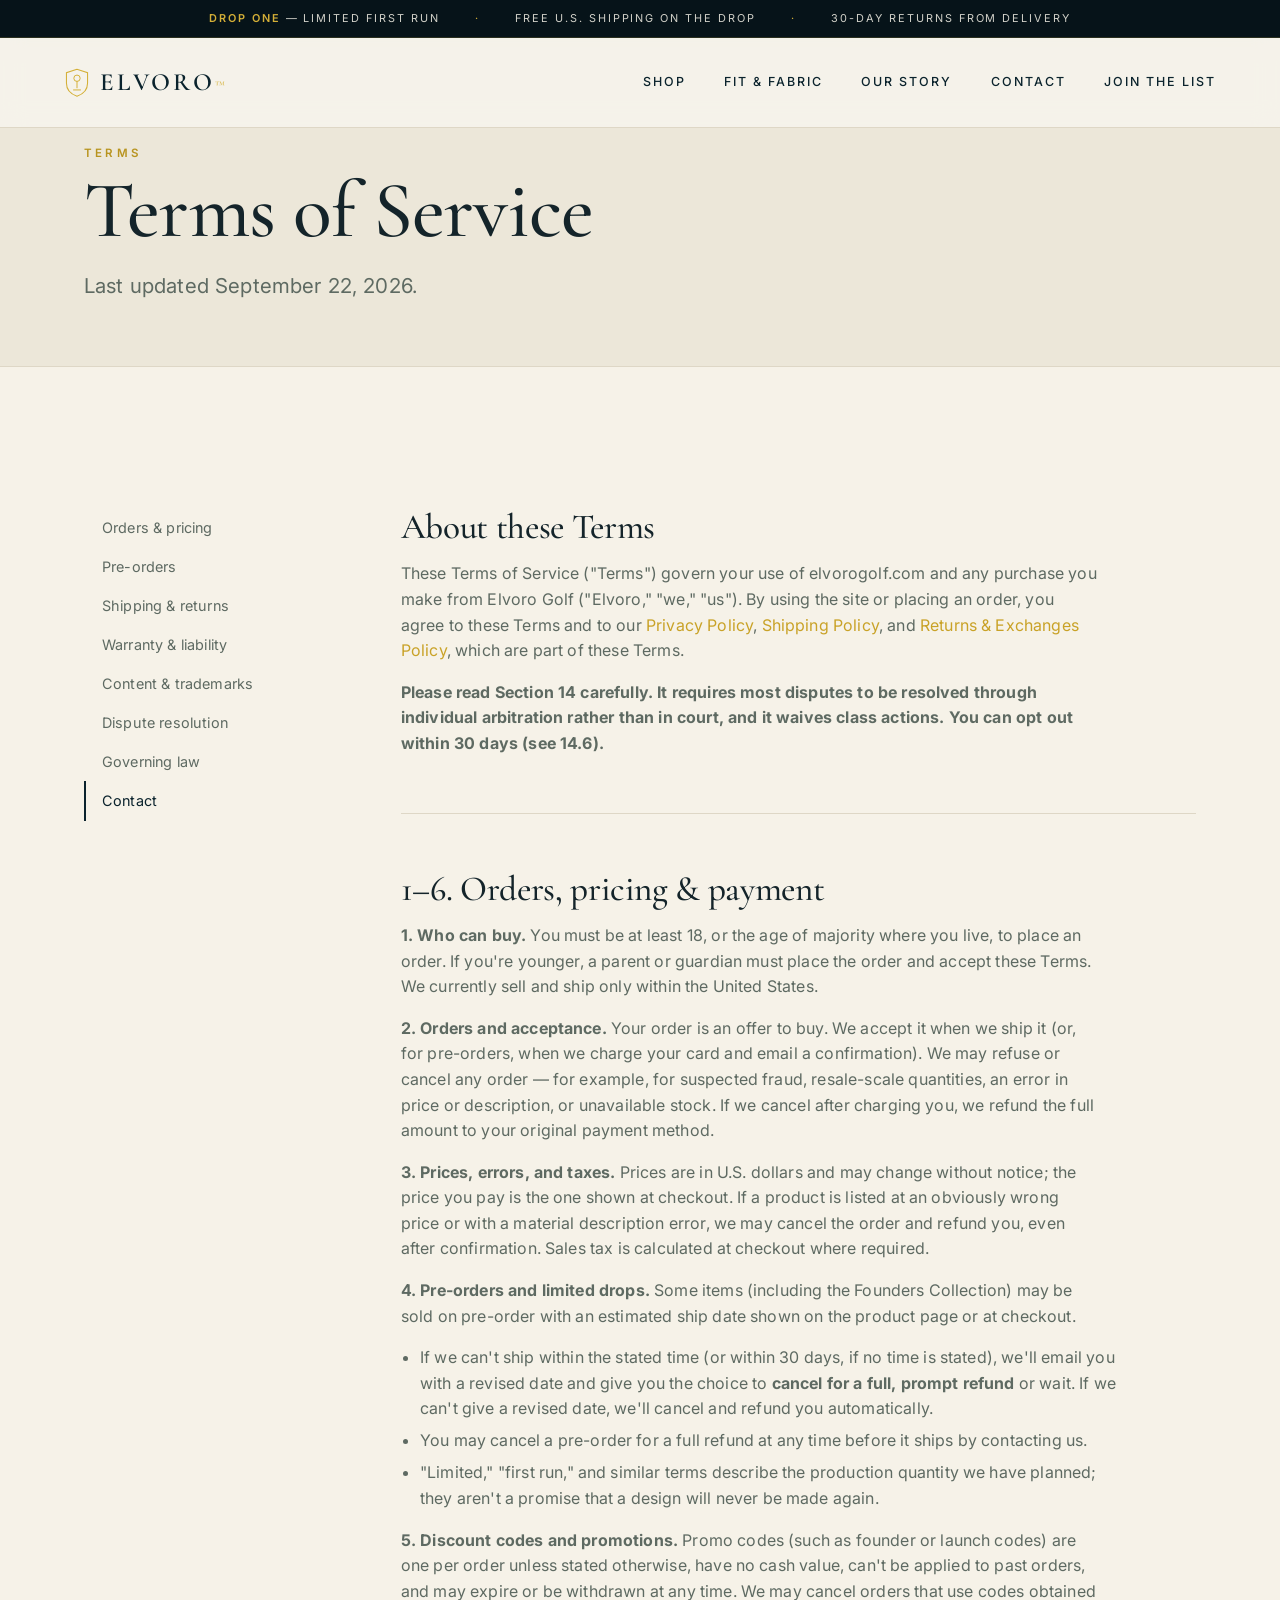
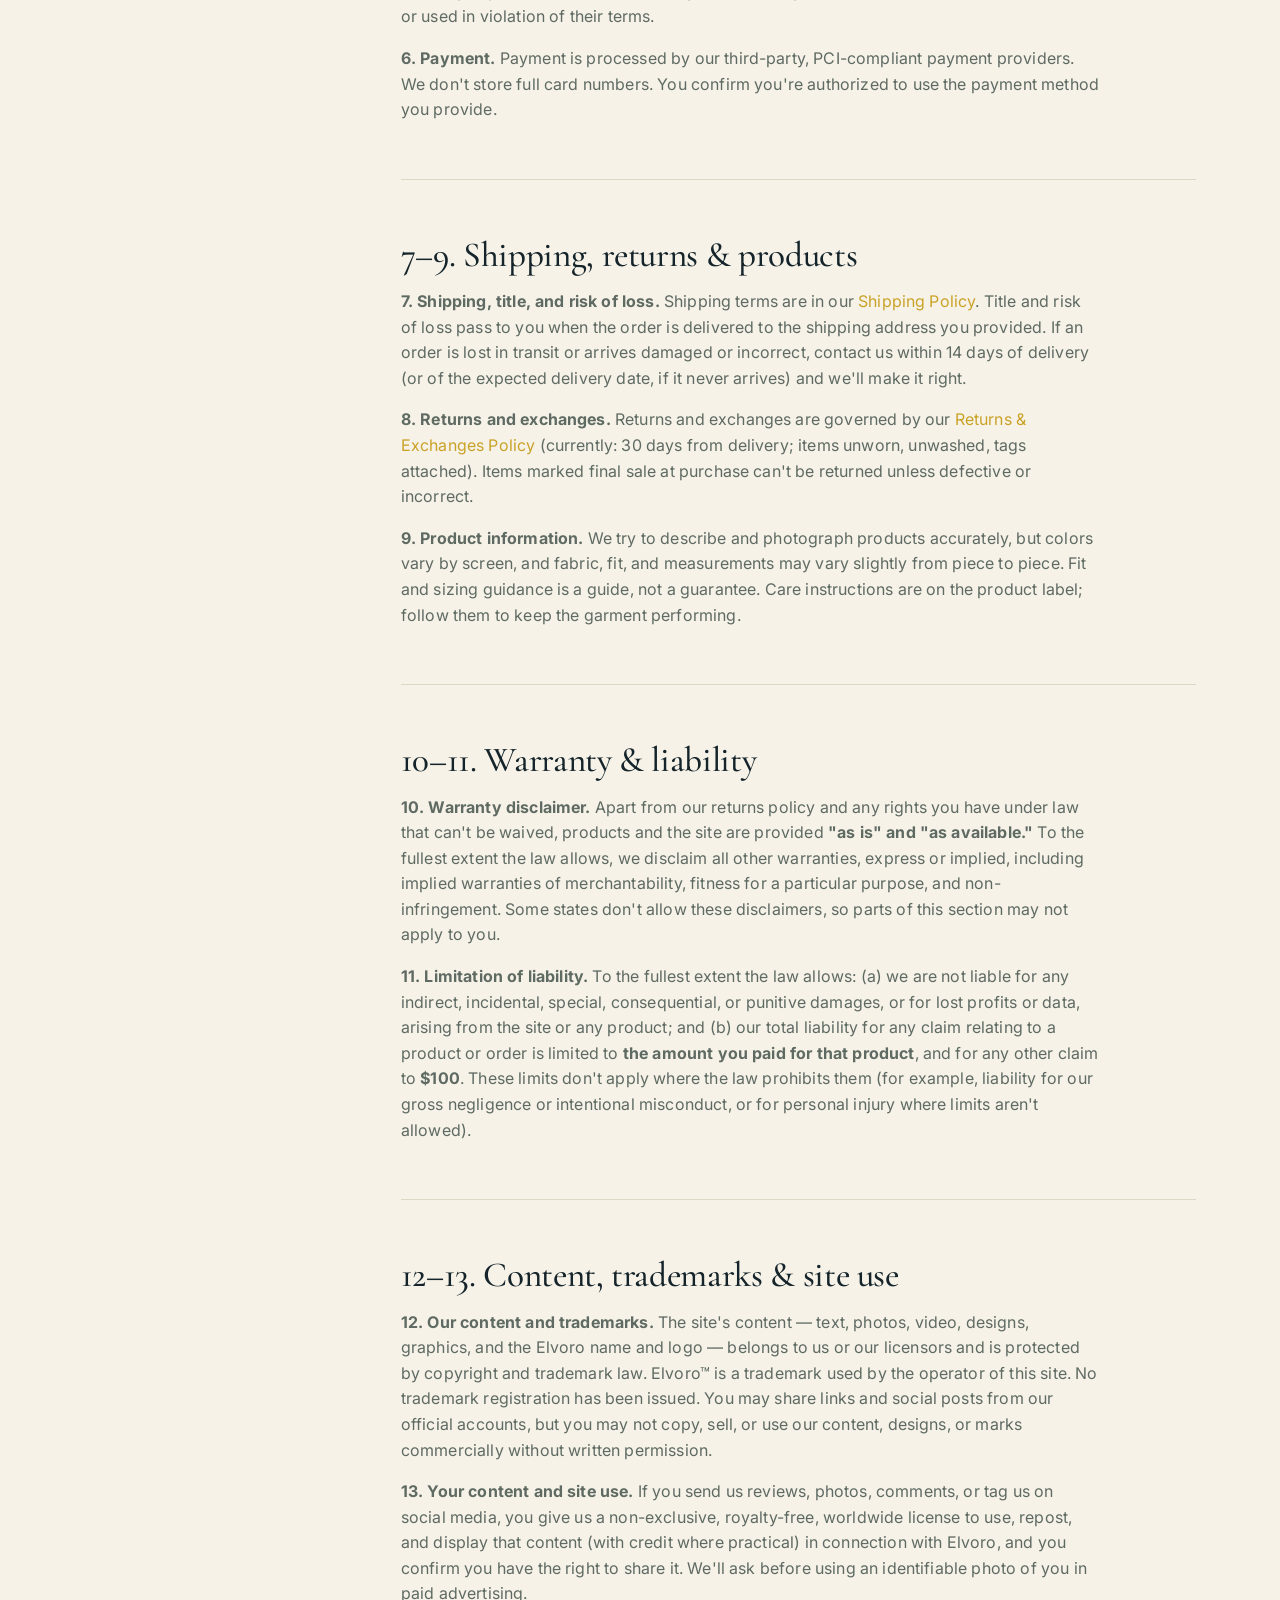
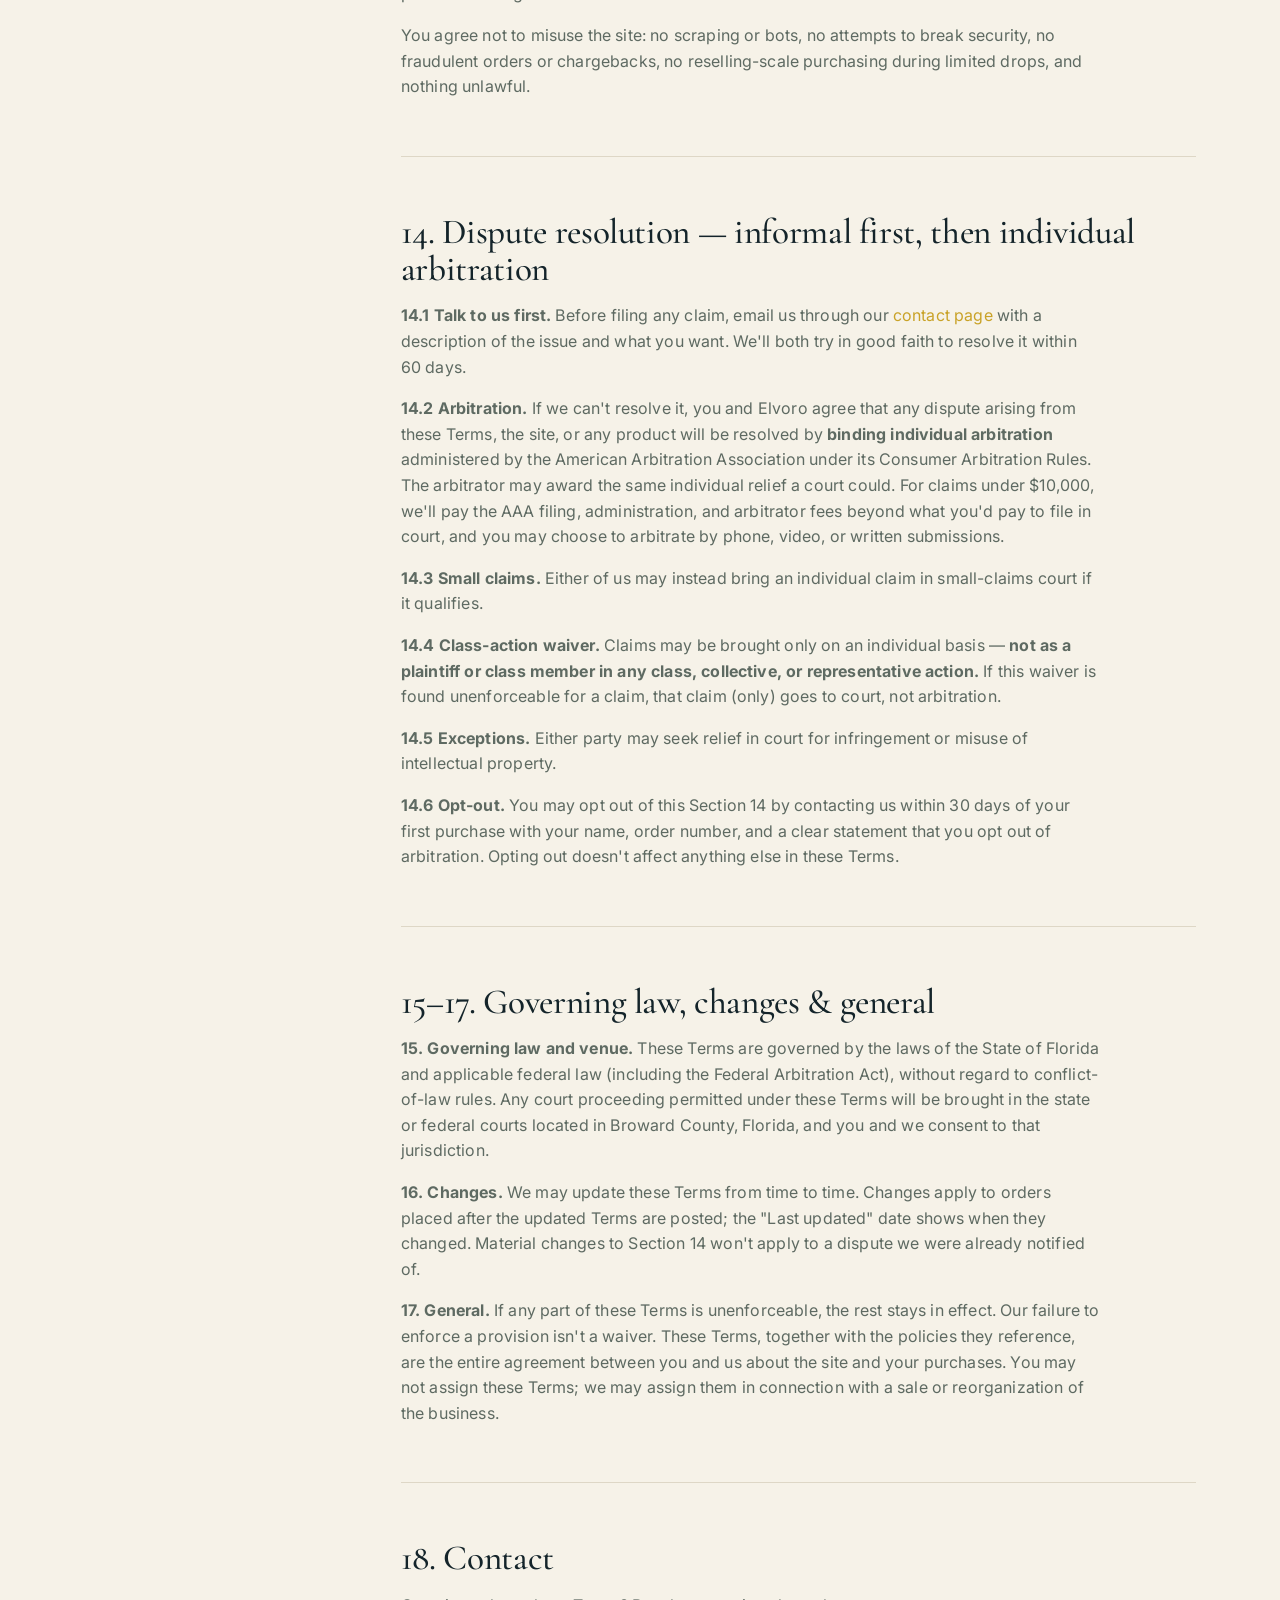
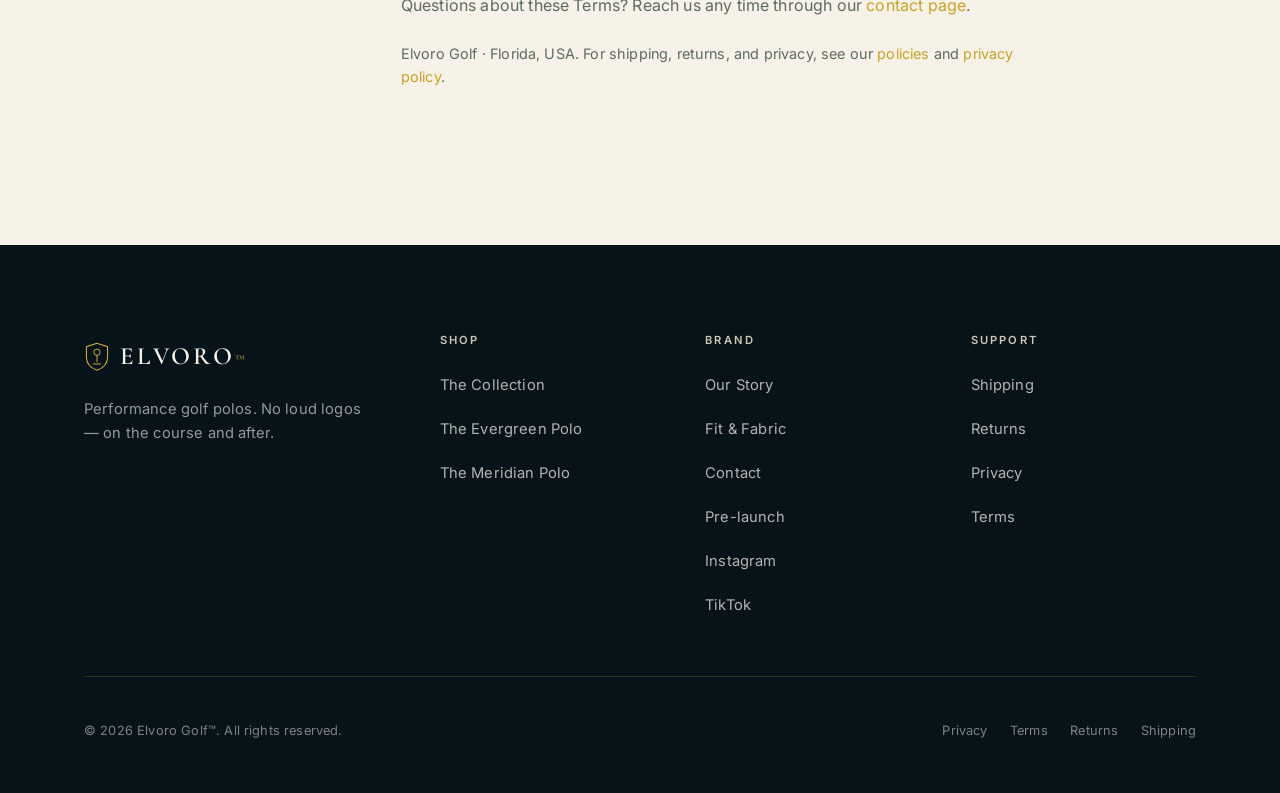
<file: terms.html>
<!DOCTYPE html>
<html lang="en">
<head>
  <meta charset="UTF-8" />
  <meta name="viewport" content="width=device-width, initial-scale=1.0" />
  <title>Terms of Service — Elvoro Golf</title>
  <meta name="description" content="The terms that govern using elvorogolf.com and buying from Elvoro Golf: orders, pre-orders, returns, liability, and how disputes are resolved." />
  <link rel="preconnect" href="https://fonts.googleapis.com" />
  <link rel="preconnect" href="https://fonts.gstatic.com" crossorigin />
  <link href="https://fonts.googleapis.com/css2?family=Cormorant+Garamond:wght@400;500;600&family=Inter:wght@400;500;600&display=swap" rel="stylesheet" />
<link rel="icon" type="image/svg+xml" href="assets/favicon.svg" />
  <link rel="apple-touch-icon" href="assets/apple-touch-icon.png" />
  <meta name="theme-color" content="#0B232D" />
  <link rel="canonical" href="https://elvorogolf.com/terms.html" />
  <meta property="og:site_name" content="Elvoro Golf" />
  <meta property="og:type" content="website" />
  <meta property="og:title" content="Terms of Service — Elvoro Golf" />
  <meta property="og:description" content="The terms that govern using elvorogolf.com and buying from Elvoro Golf: orders, pre-orders, returns, liability, and how disputes are resolved." />
  <meta property="og:url" content="https://elvorogolf.com/terms.html" />
  <meta property="og:image" content="https://elvorogolf.com/assets/hero.jpg" />
  <meta property="og:image:width" content="1920" />
  <meta property="og:image:height" content="1072" />
  <meta property="og:image:alt" content="Elvoro Golf — performance polos" />
  <meta name="twitter:card" content="summary_large_image" />
  <meta name="twitter:title" content="Terms of Service — Elvoro Golf" />
  <meta name="twitter:description" content="The terms that govern using elvorogolf.com and buying from Elvoro Golf: orders, pre-orders, returns, liability, and how disputes are resolved." />
  <meta name="twitter:image" content="https://elvorogolf.com/assets/hero.jpg" />
  <script>document.documentElement.classList.add("js");</script>
  <link rel="stylesheet" href="assets/styles.css" />
</head>
<body>

  <a class="skip-link" href="#main">Skip to content</a>

  <!-- ============ ANNOUNCEMENT ============ -->
  <div class="announce" role="note">
    <span><strong>Drop One</strong> — limited first run</span><span class="dot hide-sm">·</span>
    <span class="hide-sm">Free U.S. shipping on the drop</span><span class="dot hide-sm">·</span>
    <span class="hide-sm">30-day returns from delivery</span>
  </div>

  <header class="site-header">
    <a href="index.html" class="brand" aria-label="Elvoro Golf home">
      <svg class="mark" viewBox="0 0 32 36" fill="none" aria-hidden="true"><path d="M16 1.6 3 5.7V18.6C3 27 8.7 32.4 16 34.8 23.3 32.4 29 27 29 18.6V5.7L16 1.6Z" stroke="currentColor" stroke-width="1.3"/><circle cx="16" cy="12.6" r="3.9" stroke="currentColor" stroke-width="1.2"/><path d="M16 16.8V24.4M11.7 27H20.3" stroke="currentColor" stroke-width="1.2" stroke-linecap="round"/></svg>
      <span>Elvoro<span class="tm">™</span></span>
    </a>
    <button class="nav-toggle" aria-label="Toggle menu" aria-expanded="false"><span></span><span></span><span></span></button>
    <nav class="nav" aria-label="Primary">
      <a class="nav-link" href="shop.html">Shop</a>
      <a class="nav-link" href="fit-fabric.html">Fit &amp; Fabric</a>
      <a class="nav-link" href="about.html">Our Story</a>
      <a class="nav-link" href="contact.html">Contact</a>
      <a class="nav-link nav-cta" href="index.html#join">Join the List</a>
    </nav>
  </header>

  <section id="main" class="page-head">
    <div class="wrap">
      <p class="eyebrow reveal">Terms</p>
      <h1 class="display reveal" style="font-size:clamp(2.6rem,7vw,5rem);margin-top:0.6rem">Terms of Service</h1>
      <p class="lede reveal" style="margin-top:1.2rem">Last updated September 22, 2026.</p>
    </div>
  </section>

  <section class="section wrap">
    <div class="policy-layout">
      <nav class="policy-nav" aria-label="Terms sections">
        <a href="#orders">Orders &amp; pricing</a>
        <a href="#preorders">Pre-orders</a>
        <a href="#shipping">Shipping &amp; returns</a>
        <a href="#warranty">Warranty &amp; liability</a>
        <a href="#content">Content &amp; trademarks</a>
        <a href="#disputes">Dispute resolution</a>
        <a href="#law">Governing law</a>
        <a href="#contact">Contact</a>
      </nav>

      <div class="policy-body">
        <h2 id="intro">About these Terms</h2>
        <p>These Terms of Service ("Terms") govern your use of elvorogolf.com and any purchase you make from Elvoro Golf ("Elvoro," "we," "us"). By using the site or placing an order, you agree to these Terms and to our <a href="privacy.html" class="text-olive">Privacy Policy</a>, <a href="policies.html#shipping" class="text-olive">Shipping Policy</a>, and <a href="policies.html#returns" class="text-olive">Returns &amp; Exchanges Policy</a>, which are part of these Terms.</p>
        <p><strong>Please read Section 14 carefully. It requires most disputes to be resolved through individual arbitration rather than in court, and it waives class actions. You can opt out within 30 days (see 14.6).</strong></p>

        <h2 id="orders">1–6. Orders, pricing &amp; payment</h2>
        <p><strong>1. Who can buy.</strong> You must be at least 18, or the age of majority where you live, to place an order. If you're younger, a parent or guardian must place the order and accept these Terms. We currently sell and ship only within the United States.</p>
        <p><strong>2. Orders and acceptance.</strong> Your order is an offer to buy. We accept it when we ship it (or, for pre-orders, when we charge your card and email a confirmation). We may refuse or cancel any order — for example, for suspected fraud, resale-scale quantities, an error in price or description, or unavailable stock. If we cancel after charging you, we refund the full amount to your original payment method.</p>
        <p><strong>3. Prices, errors, and taxes.</strong> Prices are in U.S. dollars and may change without notice; the price you pay is the one shown at checkout. If a product is listed at an obviously wrong price or with a material description error, we may cancel the order and refund you, even after confirmation. Sales tax is calculated at checkout where required.</p>
        <p id="preorders"><strong>4. Pre-orders and limited drops.</strong> Some items (including the Founders Collection) may be sold on pre-order with an estimated ship date shown on the product page or at checkout.</p>
        <ul>
          <li>If we can't ship within the stated time (or within 30 days, if no time is stated), we'll email you with a revised date and give you the choice to <strong>cancel for a full, prompt refund</strong> or wait. If we can't give a revised date, we'll cancel and refund you automatically.</li>
          <li>You may cancel a pre-order for a full refund at any time before it ships by contacting us.</li>
          <li>"Limited," "first run," and similar terms describe the production quantity we have planned; they aren't a promise that a design will never be made again.</li>
        </ul>
        <p><strong>5. Discount codes and promotions.</strong> Promo codes (such as founder or launch codes) are one per order unless stated otherwise, have no cash value, can't be applied to past orders, and may expire or be withdrawn at any time. We may cancel orders that use codes obtained or used in violation of their terms.</p>
        <p><strong>6. Payment.</strong> Payment is processed by our third-party, PCI-compliant payment providers. We don't store full card numbers. You confirm you're authorized to use the payment method you provide.</p>

        <h2 id="shipping">7–9. Shipping, returns &amp; products</h2>
        <p><strong>7. Shipping, title, and risk of loss.</strong> Shipping terms are in our <a href="policies.html#shipping" class="text-olive">Shipping Policy</a>. Title and risk of loss pass to you when the order is delivered to the shipping address you provided. If an order is lost in transit or arrives damaged or incorrect, contact us within 14 days of delivery (or of the expected delivery date, if it never arrives) and we'll make it right.</p>
        <p><strong>8. Returns and exchanges.</strong> Returns and exchanges are governed by our <a href="policies.html#returns" class="text-olive">Returns &amp; Exchanges Policy</a> (currently: 30 days from delivery; items unworn, unwashed, tags attached). Items marked final sale at purchase can't be returned unless defective or incorrect.</p>
        <p><strong>9. Product information.</strong> We try to describe and photograph products accurately, but colors vary by screen, and fabric, fit, and measurements may vary slightly from piece to piece. Fit and sizing guidance is a guide, not a guarantee. Care instructions are on the product label; follow them to keep the garment performing.</p>

        <h2 id="warranty">10–11. Warranty &amp; liability</h2>
        <p><strong>10. Warranty disclaimer.</strong> Apart from our returns policy and any rights you have under law that can't be waived, products and the site are provided <strong>"as is" and "as available."</strong> To the fullest extent the law allows, we disclaim all other warranties, express or implied, including implied warranties of merchantability, fitness for a particular purpose, and non-infringement. Some states don't allow these disclaimers, so parts of this section may not apply to you.</p>
        <p><strong>11. Limitation of liability.</strong> To the fullest extent the law allows: (a) we are not liable for any indirect, incidental, special, consequential, or punitive damages, or for lost profits or data, arising from the site or any product; and (b) our total liability for any claim relating to a product or order is limited to <strong>the amount you paid for that product</strong>, and for any other claim to <strong>$100</strong>. These limits don't apply where the law prohibits them (for example, liability for our gross negligence or intentional misconduct, or for personal injury where limits aren't allowed).</p>

        <h2 id="content">12–13. Content, trademarks &amp; site use</h2>
        <p><strong>12. Our content and trademarks.</strong> The site's content — text, photos, video, designs, graphics, and the Elvoro name and logo — belongs to us or our licensors and is protected by copyright and trademark law. Elvoro™ is a trademark used by the operator of this site. No trademark registration has been issued. You may share links and social posts from our official accounts, but you may not copy, sell, or use our content, designs, or marks commercially without written permission.</p>
        <p><strong>13. Your content and site use.</strong> If you send us reviews, photos, comments, or tag us on social media, you give us a non-exclusive, royalty-free, worldwide license to use, repost, and display that content (with credit where practical) in connection with Elvoro, and you confirm you have the right to share it. We'll ask before using an identifiable photo of you in paid advertising.</p>
        <p>You agree not to misuse the site: no scraping or bots, no attempts to break security, no fraudulent orders or chargebacks, no reselling-scale purchasing during limited drops, and nothing unlawful.</p>

        <h2 id="disputes">14. Dispute resolution — informal first, then individual arbitration</h2>
        <p><strong>14.1 Talk to us first.</strong> Before filing any claim, email us through our <a href="contact.html" class="text-olive">contact page</a> with a description of the issue and what you want. We'll both try in good faith to resolve it within 60 days.</p>
        <p><strong>14.2 Arbitration.</strong> If we can't resolve it, you and Elvoro agree that any dispute arising from these Terms, the site, or any product will be resolved by <strong>binding individual arbitration</strong> administered by the American Arbitration Association under its Consumer Arbitration Rules. The arbitrator may award the same individual relief a court could. For claims under $10,000, we'll pay the AAA filing, administration, and arbitrator fees beyond what you'd pay to file in court, and you may choose to arbitrate by phone, video, or written submissions.</p>
        <p><strong>14.3 Small claims.</strong> Either of us may instead bring an individual claim in small-claims court if it qualifies.</p>
        <p><strong>14.4 Class-action waiver.</strong> Claims may be brought only on an individual basis — <strong>not as a plaintiff or class member in any class, collective, or representative action.</strong> If this waiver is found unenforceable for a claim, that claim (only) goes to court, not arbitration.</p>
        <p><strong>14.5 Exceptions.</strong> Either party may seek relief in court for infringement or misuse of intellectual property.</p>
        <p><strong>14.6 Opt-out.</strong> You may opt out of this Section 14 by contacting us within 30 days of your first purchase with your name, order number, and a clear statement that you opt out of arbitration. Opting out doesn't affect anything else in these Terms.</p>

        <h2 id="law">15–17. Governing law, changes &amp; general</h2>
        <p><strong>15. Governing law and venue.</strong> These Terms are governed by the laws of the State of Florida and applicable federal law (including the Federal Arbitration Act), without regard to conflict-of-law rules. Any court proceeding permitted under these Terms will be brought in the state or federal courts located in Broward County, Florida, and you and we consent to that jurisdiction.</p>
        <p><strong>16. Changes.</strong> We may update these Terms from time to time. Changes apply to orders placed after the updated Terms are posted; the "Last updated" date shows when they changed. Material changes to Section 14 won't apply to a dispute we were already notified of.</p>
        <p><strong>17. General.</strong> If any part of these Terms is unenforceable, the rest stays in effect. Our failure to enforce a provision isn't a waiver. These Terms, together with the policies they reference, are the entire agreement between you and us about the site and your purchases. You may not assign these Terms; we may assign them in connection with a sale or reorganization of the business.</p>

        <h2 id="contact">18. Contact</h2>
        <p>Questions about these Terms? Reach us any time through our <a href="contact.html" class="text-olive">contact page</a>.</p>
        <p style="color:var(--muted);font-size:0.9rem;margin-top:1.5rem">Elvoro Golf · Florida, USA. For shipping, returns, and privacy, see our <a href="policies.html" class="text-olive">policies</a> and <a href="privacy.html" class="text-olive">privacy policy</a>.</p>
      </div>
    </div>
  </section>

  <footer class="site-footer">
    <div class="wrap">
      <div class="footer-top">
        <div class="footer-brand">
          <a href="index.html" class="brand"><svg class="mark" viewBox="0 0 32 36" fill="none" aria-hidden="true"><path d="M16 1.6 3 5.7V18.6C3 27 8.7 32.4 16 34.8 23.3 32.4 29 27 29 18.6V5.7L16 1.6Z" stroke="currentColor" stroke-width="1.3"/><circle cx="16" cy="12.6" r="3.9" stroke="currentColor" stroke-width="1.2"/><path d="M16 16.8V24.4M11.7 27H20.3" stroke="currentColor" stroke-width="1.2" stroke-linecap="round"/></svg><span>Elvoro<span class="tm">™</span></span></a>
          <p>Performance golf polos. No loud logos — on the course and after.</p>
        </div>
        <div class="footer-col">
          <h3>Shop</h3>
          <a href="shop.html">The Collection</a>
          <a href="product-evergreen.html">The Evergreen Polo</a>
          <a href="product-meridian.html">The Meridian Polo</a>
        </div>
        <div class="footer-col">
          <h3>Brand</h3>
          <a href="about.html">Our Story</a>
          <a href="fit-fabric.html">Fit &amp; Fabric</a>
          <a href="contact.html">Contact</a>
          <a href="coming-soon.html">Pre-launch</a>
          <a href="https://www.instagram.com/elvoro.golf/" target="_blank" rel="noopener">Instagram</a>
          <a href="https://www.tiktok.com/@elvoro.golf" target="_blank" rel="noopener">TikTok</a>
        </div>
        <div class="footer-col">
          <h3>Support</h3>
          <a href="policies.html#shipping">Shipping</a>
          <a href="policies.html#returns">Returns</a>
          <a href="privacy.html">Privacy</a>
          <a href="terms.html">Terms</a>
        </div>
      </div>
      <div class="footer-bottom">
        <span>© <span data-year>2026</span> Elvoro Golf™. All rights reserved.</span>
        <div class="legal-links">
          <a href="privacy.html">Privacy</a>
          <a href="terms.html">Terms</a>
          <a href="policies.html#returns">Returns</a>
          <a href="policies.html#shipping">Shipping</a>
        </div>
      </div>
    </div>
  </footer>

  <script src="assets/site.js"></script>
<!-- Cloudflare Web Analytics --><script defer src='https://static.cloudflareinsights.com/beacon.min.js' data-cf-beacon='{"token": "ef25dd7cd2544f04862316a5537fb32e"}'></script><!-- End Cloudflare Web Analytics -->
</body>
</html>
</file>
<file: assets/styles.css>
/* =========================================================
   ELVORO GOLF — Design System
   Menswear built on fit and fabric. Substance over flash.
   ========================================================= */

/* ---- Design Tokens ---- */
:root {
  /* Palette — Elvoro brand: forest green + gold crest
     (variable names kept as --navy/--olive so the system cascades;
      values are now the forest-green + gold brand palette) */
  --navy:        #0B232D;  /* primary — forest green (brand #0B232D) */
  --navy-deep:   #061319;  /* deepest green — near-black */
  --navy-soft:   #14404A;  /* lifted green for gradients */
  --off-white:   #F6F2E8;  /* warm cream */
  --white:       #FFFFFF;
  --stone:       #CFC7B6;
  --stone-light: #ECE7D9;
  --stone-deep:  #B4A990;
  --olive:       #C9A227;  /* GOLD accent (brand #D4AF37 family) */
  --olive-soft:  #D4AF37;  /* brighter gold for dark backgrounds */
  --gold:        #D4AF37;
  --gold-deep:   #B8941F;

  --ink:         #14242A;  /* deep green-ink for body text */
  --muted:       #5E6A62;  /* muted green-grey */
  --line:        #DED7C6;
  --line-dark:   rgba(212,175,55,0.18);  /* faint gold hairlines on dark */

  /* Type */
  --serif: "Cormorant Garamond", Georgia, "Times New Roman", serif;
  --sans:  "Inter", -apple-system, BlinkMacSystemFont, "Segoe UI", sans-serif;

  /* Rhythm */
  --maxw: 1240px;
  --gutter: clamp(20px, 5vw, 64px);
  --section: clamp(72px, 11vw, 152px);

  --ease: cubic-bezier(0.22, 1, 0.36, 1);
}

/* ---- Reset ---- */
*, *::before, *::after { box-sizing: border-box; }
* { margin: 0; }
html { -webkit-text-size-adjust: 100%; scroll-behavior: smooth; }
body {
  font-family: var(--sans);
  background: var(--off-white);
  color: var(--ink);
  line-height: 1.6;
  font-size: 16px;
  letter-spacing: 0.01em;
  -webkit-font-smoothing: antialiased;
  text-rendering: optimizeLegibility;
}
img, svg { display: block; max-width: 100%; }
img { height: auto; }
a { color: inherit; text-decoration: none; }
button { font: inherit; cursor: pointer; border: none; background: none; color: inherit; }
ul { list-style: none; padding: 0; }

/* ---- Typography ---- */
h1, h2, h3, h4 { font-family: var(--serif); font-weight: 500; line-height: 1.06; letter-spacing: -0.01em; }
.display {
  font-size: clamp(3rem, 9vw, 7rem);
  font-weight: 500;
  line-height: 0.98;
}
h2.section-title { font-size: clamp(2rem, 4.6vw, 3.4rem); }
h3 { font-size: clamp(1.4rem, 2.4vw, 1.9rem); }

.eyebrow {
  font-family: var(--sans);
  font-size: 0.72rem;
  letter-spacing: 0.28em;
  text-transform: uppercase;
  font-weight: 600;
  color: var(--gold-deep);  /* gold brand accent */
}
.eyebrow.on-dark { color: var(--gold); }
.lede { font-size: clamp(1.05rem, 1.6vw, 1.3rem); color: var(--muted); max-width: 54ch; }
.serif-quote { font-family: var(--serif); font-size: clamp(1.6rem, 3.2vw, 2.6rem); line-height: 1.28; font-weight: 500; }

/* ---- Layout ---- */
.wrap { max-width: var(--maxw); margin-inline: auto; padding-inline: var(--gutter); }
.section { padding-block: var(--section); }
.center { text-align: center; }
.measure { max-width: 60ch; }
.stack-sm > * + * { margin-top: 0.85rem; }
.stack-md > * + * { margin-top: 1.5rem; }

/* ---- Buttons: the two-button family (site audit E8, Marcus-approved 2026-11-11) ----
   Primary   = gold fill #D4AF37, text #061319, uppercase tracked. .btn is primary; .btn--gold is the same thing.
   Secondary = 1px outline, same height and type: gold on dark (.btn--outline-light), navy on light (.btn--ghost).
   Every button is at least 44px tall; the family default is 52px (the JOIN THE LIST reference). */
.btn, .field-row button {
  display: inline-flex; align-items: center; justify-content: center; gap: 0.6em;
  min-height: 52px;
  font-family: var(--sans); font-size: 0.78rem; font-weight: 600;
  letter-spacing: 0.14em; text-transform: uppercase; text-decoration: none; white-space: nowrap;
  padding: 0 2.1rem;
  border: 1px solid var(--gold);
  background: var(--gold); color: var(--navy-deep);
  transition: background .3s var(--ease), color .3s var(--ease), border-color .3s var(--ease);
}
.btn:hover, .field-row button:hover { background: #E2C257; border-color: #E2C257; color: var(--navy-deep); }
.btn--gold { background: var(--gold); border-color: var(--gold); color: var(--navy-deep); }
.btn--gold:hover { background: #E2C257; border-color: #E2C257; color: var(--navy-deep); }
.btn--ghost { background: transparent; border-color: var(--navy); color: var(--navy); }
.btn--ghost:hover { background: var(--navy); border-color: var(--navy); color: var(--off-white); }
.btn--outline-light { background: transparent; border-color: var(--gold); color: var(--gold); }
.btn--outline-light:hover { background: var(--gold); border-color: var(--gold); color: var(--navy-deep); }
/* retired variant: the cream fill competed with the gold primary; it now renders as primary */
.btn--light { background: var(--gold); border-color: var(--gold); color: var(--navy-deep); }
.btn--light:hover { background: #E2C257; border-color: #E2C257; color: var(--navy-deep); }

.link-underline {
  display: inline-flex; align-items: center; gap: 0.5em;
  font-size: 0.82rem; font-weight: 500; letter-spacing: 0.14em; text-transform: uppercase;
  padding-bottom: 3px; border-bottom: 1px solid currentColor;
  position: relative; /* E8: invisible hit area grows the tap box to 44px without moving the underline */
  transition: gap .3s var(--ease), opacity .3s var(--ease);
}
.link-underline:hover { gap: 0.9em; }
.link-underline::before { content: ''; position: absolute; inset: -10px -4px; }
.link-underline .arrow { transition: transform .3s var(--ease); }
.link-underline:hover .arrow { transform: translateX(3px); }

/* =========================================================
   HEADER / NAV
   ========================================================= */
.site-header {
  position: fixed; inset: 0 0 auto 0; z-index: 100;
  display: flex; align-items: center; justify-content: space-between;
  padding: 1.4rem var(--gutter);
  /* Solid from the top — no see-through bar over the hero (Evan 2026-08-12). */
  background: rgba(246,243,236,0.92);
  backdrop-filter: saturate(140%) blur(12px);
  box-shadow: 0 1px 0 var(--line);
  transition: background .4s var(--ease), padding .4s var(--ease), box-shadow .4s var(--ease);
}
.site-header.is-solid {
  padding-block: 1rem;
  box-shadow: 0 4px 18px rgba(20,30,48,0.10);
}
/* Header is opaque cream at all scroll positions → text stays navy, even over the dark hero. */
.site-header.on-dark .nav-link,
.site-header.on-dark .brand,
.site-header.on-dark .nav-toggle span { color: var(--navy); }

.brand {
  font-family: var(--serif); font-size: 1.55rem; font-weight: 600;
  letter-spacing: 0.14em; text-transform: uppercase; color: var(--navy);
  display: inline-flex; align-items: center; gap: 0.6rem;
  min-height: 44px; /* E8: 44px tap height */
}
.brand .tm { font-size: 0.55em; letter-spacing: 0; transform: translateY(-0.6em); opacity: 0.7; color: var(--gold); }
.brand .mark { width: 26px; height: auto; color: var(--gold); flex: none; }

.nav { display: flex; align-items: center; gap: clamp(1.5rem, 3vw, 2.8rem); }
.nav-link {
  font-size: 0.78rem; font-weight: 500; letter-spacing: 0.16em; text-transform: uppercase;
  color: var(--navy); position: relative; padding-block: 4px;
}
.nav-link::after {
  content: ""; position: absolute; left: 0; bottom: 0; height: 1px; width: 0;
  background: currentColor; transition: width .3s var(--ease);
}
/* [aria-current] matches both "page" (the page itself) and "true" (its section, e.g. Shop on a product page) */
.nav-link:hover::after, .nav-link[aria-current]::after { width: 100%; }

/* 44px hit area; the three bars stay 30x18, centred, and the negative margins
   keep the button in the same 30x18 layout slot so the icon and header height
   are exactly what they were. */
.nav-toggle { display: none; width: 44px; height: 44px; min-width: 44px; min-height: 44px; padding: 0; margin: -13px -7px -13px 0; position: relative; }
.nav-toggle span {
  position: absolute; left: 7px; height: 1.5px; width: 30px; background: var(--navy);
  transition: transform .35s var(--ease), opacity .25s var(--ease);
}
.nav-toggle span:nth-child(1) { top: 13px; }
.nav-toggle span:nth-child(2) { top: 50%; transform: translateY(-50%); }
.nav-toggle span:nth-child(3) { bottom: 13px; }
body.nav-open .nav-toggle span:nth-child(1) { top: 50%; transform: translateY(-50%) rotate(45deg); }
body.nav-open .nav-toggle span:nth-child(2) { opacity: 0; }
body.nav-open .nav-toggle span:nth-child(3) { bottom: 50%; transform: translateY(50%) rotate(-45deg); }

/* =========================================================
   HERO
   ========================================================= */
.hero {
  position: relative; min-height: 100svh; display: flex; align-items: flex-end;
  color: var(--off-white); overflow: hidden;
  background: var(--navy-deep);
}
/* Photography placeholder — replace .hero-media background with <img>/<video> */
.hero-media {
  position: absolute; inset: 0; z-index: 0;
  background:
    radial-gradient(120% 90% at 78% 16%, rgba(212,175,55,0.22) 0%, rgba(212,175,55,0) 52%),
    radial-gradient(140% 100% at 12% 95%, rgba(20,64,74,0.85) 0%, rgba(6,19,25,0) 60%),
    linear-gradient(160deg, #16404A 0%, #0B232D 45%, #061319 100%);
}
.hero-media img,
.hero-media video {
  position: absolute; inset: 0; width: 100%; height: 100%;
  object-fit: cover; object-position: center 35%;
}
.hero-media img {
  animation: hero-drift 28s var(--ease) both;
  will-change: transform;
}
/* Video sits above the poster image; fades in once it can play */
.hero-media video {
  z-index: 1; opacity: 0; transition: opacity 1.2s var(--ease);
}
.hero-media video.is-ready { opacity: 1; }
@keyframes hero-drift {
  from { transform: scale(1.07); }
  to   { transform: scale(1); }
}
@media (prefers-reduced-motion: reduce) {
  .hero-media img { animation: none; }
  .hero-media video { display: none; }  /* fall back to the still image */
}
.hero-media::after { /* scrim: top band for nav legibility, left darkening for copy, vignette for depth */
  content: ""; position: absolute; inset: 0; z-index: 2;
  background:
    linear-gradient(180deg, rgba(6,19,25,0.62) 0%, rgba(6,19,25,0.28) 12%, rgba(6,19,25,0) 26%),
    linear-gradient(90deg, rgba(6,19,25,0.72) 0%, rgba(6,19,25,0.35) 38%, rgba(6,19,25,0) 65%),
    linear-gradient(0deg, rgba(6,19,25,0.65) 0%, rgba(6,19,25,0) 38%),
    radial-gradient(130% 120% at 50% 30%, transparent 40%, rgba(8,14,24,0.45) 100%);
}
.hero-inner { position: relative; z-index: 3; padding-bottom: clamp(4rem, 9vh, 8rem); width: 100%; }
.hero .display { max-width: 16ch; }
.hero .lede { color: rgba(246,243,236,0.82); margin-top: 1.6rem; }
.hero-cta { margin-top: 2.6rem; display: flex; gap: 1rem; flex-wrap: wrap; }
.hero-capture { margin-top: 2rem; max-width: 480px; }
.hero-capture-label { display: block; font-size: 0.85rem; letter-spacing: 0.03em; color: rgba(246,243,236,0.85); margin-bottom: 0.55rem; }
.hero-capture .field-row { margin-top: 0; }
.hero-scroll {
  position: absolute; right: var(--gutter); bottom: clamp(4rem, 9vh, 8rem); z-index: 3;
  writing-mode: vertical-rl; font-size: 0.68rem; letter-spacing: 0.24em; text-transform: uppercase;
  color: rgba(246,243,236,0.6); display: flex; align-items: center; gap: 1rem;
}
.hero-scroll::after { content: ""; width: 1px; height: 56px; background: rgba(246,243,236,0.4); }
@media (max-width: 720px) {
  .hero-scroll { display: none; }
  /* Keep the kicker/H1 clear of the fixed announce+header stack (~122px tall)
     with >=16px breathing room; desktop already clears it naturally. */
  .hero-inner { padding-top: 140px; }
}

/* =========================================================
   MARQUEE / VALUE STRIP
   ========================================================= */
.strip { background: var(--navy); color: var(--off-white); padding-block: clamp(2.4rem, 5vw, 3.4rem); }
.strip-grid { display: grid; grid-template-columns: repeat(3, 1fr); gap: 1px; background: var(--line-dark); }
.strip-cell { background: var(--navy); padding: 1.6rem clamp(1rem, 3vw, 2.4rem); }
.strip-cell .eyebrow { color: var(--olive-soft); }
.strip-cell p { margin-top: 0.5rem; color: rgba(246,243,236,0.78); font-size: 0.95rem; }
@media (max-width: 680px) { .strip-grid { grid-template-columns: 1fr; } }

/* =========================================================
   SECTION HEADER
   ========================================================= */
.section-head { display: flex; align-items: flex-end; justify-content: space-between; gap: 2rem; flex-wrap: wrap; margin-bottom: clamp(2.4rem, 5vw, 4rem); }
.section-head .stack-sm { max-width: 46ch; }

/* =========================================================
   PRODUCT GRID
   ========================================================= */
.product-grid { display: grid; grid-template-columns: repeat(2, 1fr); gap: clamp(1.4rem, 3vw, 2.4rem); max-width: 760px; margin-inline: auto; }
@media (max-width: 900px) { .product-grid { grid-template-columns: repeat(2, 1fr); } }
@media (max-width: 560px) { .product-grid { grid-template-columns: 1fr; } }

.product-card { display: block; }
/* Photography placeholder — drop a 4:5 product image into .product-shot */
.product-shot {
  position: relative; aspect-ratio: 4 / 5; overflow: hidden;
  background: var(--stone-light);
  display: flex; align-items: center; justify-content: center;
}
.product-shot .ph-label {
  font-family: var(--serif); font-size: clamp(2rem, 4vw, 3rem);
  color: rgba(22,36,58,0.16); letter-spacing: 0.02em;
}
/* Floating cut-out products (Adobe-removed bg) on ONE shared warm-stone
   backdrop. The drop shadow separates every polo from the bg regardless
   of garment color, so a single background works for all three. */
.product-shot { background: radial-gradient(125% 115% at 50% 12%, #DCD3C0 0%, #BFB39A 100%); }
.product-shot img {
  position: absolute; inset: 7% 11%; width: 78%; height: 86%;
  object-fit: contain; object-position: center;
  filter: drop-shadow(0 5px 9px rgba(6,19,25,0.20)) drop-shadow(0 20px 28px rgba(6,19,25,0.30));
  transition: transform .8s var(--ease);
}
.product-card:hover .product-shot img { transform: translateY(-6px) scale(1.02); }
/* Hover-reveal: the cut-out cross-fades to the on-body shot on pointer devices */
.product-shot .shot-alt {
  inset: 0; width: 100%; height: 100%; object-fit: cover; object-position: 50% 26%;
  filter: none; opacity: 0; transition: opacity .6s var(--ease);
}
@media (hover: hover) { .product-card:hover .product-shot .shot-alt { opacity: 1; } }
/* Preferred-size capture on notify forms (dark context) */
.size-pref {
  display: flex; align-items: center; gap: 0.7rem; margin-top: 0.85rem;
  font-size: 0.7rem; letter-spacing: 0.16em; text-transform: uppercase; color: rgba(246,243,236,0.6);
}
.size-pref select {
  font: inherit; font-size: 0.9rem; letter-spacing: 0; text-transform: none;
  background: transparent; border: 1px solid rgba(246,243,236,0.35); color: var(--off-white);
  padding: 0.55rem 0.8rem;
}
.size-pref select:focus { outline: none; border-color: var(--off-white); }
.size-pref option { color: var(--navy); }
.size-hint { margin-top: 0.55rem; font-size: 0.78rem; line-height: 1.5; color: rgba(246,243,236,0.55); }
.join-perks { display: flex; flex-wrap: wrap; justify-content: center; gap: 0.45rem 0; margin: 1.1rem 0 0; padding: 0; list-style: none; }
.join-perks li { font-size: 0.72rem; letter-spacing: 0.16em; text-transform: uppercase; color: rgba(246,243,236,0.88); }
.join-perks li:not(:last-child)::after { content: "·"; margin: 0 0.9rem; opacity: 0.45; }
.product-tag {
  position: absolute; top: 14px; left: 14px; z-index: 2;
  font-size: 0.62rem; letter-spacing: 0.2em; text-transform: uppercase; font-weight: 600;
  background: var(--gold); color: var(--navy-deep); padding: 0.4rem 0.7rem;
}
.product-meta { display: flex; justify-content: space-between; align-items: baseline; margin-top: 1.1rem; gap: 1rem; }
.product-meta .name { font-family: var(--serif); font-size: 1.35rem; font-weight: 500; }
.product-meta .price { font-size: 0.95rem; color: var(--muted); }
.product-card .sub { font-size: 0.86rem; color: var(--muted); margin-top: 0.25rem; }
.swatches { display: flex; gap: 6px; margin-top: 0.8rem; }
.swatch { width: 15px; height: 15px; border-radius: 50%; border: 1px solid rgba(0,0,0,0.12); }

/* =========================================================
   SPLIT / EDITORIAL FEATURE
   ========================================================= */
.split { display: grid; grid-template-columns: 1fr 1fr; align-items: stretch; }
.split.reverse .split-media { order: 2; }
.split-media {
  position: relative; min-height: 60vh;
  background:
    radial-gradient(120% 90% at 80% 12%, rgba(212,175,55,0.16), transparent 55%),
    linear-gradient(150deg, #14404A, #0B232D);
  display: flex; align-items: flex-end; padding: 2rem;
}
.split-media .ph-note {
  font-size: 0.7rem; letter-spacing: 0.2em; text-transform: uppercase; color: rgba(246,243,236,0.45);
}
.split-media img { position: absolute; inset: 0; width: 100%; height: 100%; object-fit: cover; }
.split-body { display: flex; flex-direction: column; justify-content: center; padding: clamp(2.5rem, 7vw, 6rem); background: var(--white); }
.split-body.on-stone { background: var(--stone-light); }
@media (max-width: 820px) {
  .split { grid-template-columns: 1fr; }
  .split.reverse .split-media { order: 0; }
  .split-media { min-height: 52vh; }
}

/* =========================================================
   ABOUT — FOUNDER
   ========================================================= */
.founder-portrait {
  aspect-ratio: 3/4; background: linear-gradient(160deg, #e5dfd2, #cfc7b6);
  display: flex; align-items: flex-end; padding: 1.4rem;
}
.founder-portrait .ph-note { font-size: 0.68rem; letter-spacing: 0.2em; text-transform: uppercase; color: rgba(22,36,58,0.35); }

/* =========================================================
   EMAIL CAPTURE
   ========================================================= */
.capture { background: var(--navy); color: var(--off-white); }
.capture .lede { color: rgba(246,243,236,0.78); }
.field-row { display: flex; gap: 0; max-width: 480px; margin-top: 2rem; }
.field-row input {
  flex: 1; background: transparent; border: 1px solid rgba(246,243,236,0.35);
  color: var(--off-white); padding: 1rem 1.1rem; font: inherit; font-size: 0.95rem;
}
.field-row input::placeholder { color: rgba(246,243,236,0.5); }
.field-row input:focus { outline: none; border-color: var(--off-white); }
/* .field-row button takes the primary style from the Buttons block above (E8) */
/* 2026-09-06 audit: on phones the CTA wrapped to three lines ("GET / EARLY / ACCESS"); keep it one line, let the input flex. */
.field-row button { white-space: nowrap; flex: 0 0 auto; }
.field-row input { min-width: 0; }
@media (max-width: 720px) { .field-row button { padding-inline: 1rem; letter-spacing: 0.1em; } }
.form-note { font-size: 0.78rem; color: rgba(246,243,236,0.55); margin-top: 1rem; }
.form-success { color: var(--olive-soft); font-size: 0.95rem; margin-top: 1rem; min-height: 1.4em; }

/* Light form (contact page) */
.form { display: grid; gap: 1.3rem; max-width: 560px; }
.form .group { display: grid; gap: 0.5rem; }
.form label { font-size: 0.72rem; letter-spacing: 0.16em; text-transform: uppercase; color: var(--muted); }
.form input, .form textarea, .form select {
  font: inherit; font-size: 0.98rem; padding: 0.9rem 1rem;
  border: 1px solid var(--line); background: var(--white); color: var(--ink);
}
.form input:focus, .form textarea:focus, .form select:focus { outline: none; border-color: var(--navy); }
.form textarea { resize: vertical; min-height: 140px; }

/* =========================================================
   FOOTER
   ========================================================= */
.site-footer { background: var(--navy-deep); color: rgba(246,243,236,0.8); padding-block: clamp(3.5rem, 7vw, 6rem) 2.5rem; }
.footer-top { display: grid; grid-template-columns: 1.4fr 1fr 1fr 1fr; gap: 2.5rem; padding-bottom: 3rem; border-bottom: 1px solid var(--line-dark); }
.footer-brand .brand { color: var(--off-white); }
.footer-brand p { margin-top: 1.2rem; max-width: 32ch; font-size: 0.92rem; color: rgba(246,243,236,0.6); }
.footer-col h3 { font-family: var(--sans); font-size: 0.7rem; letter-spacing: 0.2em; text-transform: uppercase; color: var(--stone); margin-bottom: 1.1rem; font-weight: 600; }
.footer-col a { display: block; padding-block: 0.4rem; min-height: 44px; display: flex; align-items: center; font-size: 0.92rem; color: rgba(246,243,236,0.72); transition: color .25s var(--ease); }
.footer-col a:hover { color: var(--off-white); }
.footer-bottom { display: flex; justify-content: space-between; align-items: center; gap: 1.5rem; flex-wrap: wrap; padding-top: 2rem; font-size: 0.8rem; color: rgba(246,243,236,0.5); }
.footer-bottom .legal-links { display: flex; gap: 1.4rem; flex-wrap: wrap; }
.footer-bottom a:hover { color: var(--off-white); }
.footer-bottom .legal-links a { display: inline-flex; align-items: center; min-height: 44px; } /* E8: 44px tap height */
@media (max-width: 820px) { .footer-top { grid-template-columns: 1fr 1fr; gap: 2rem; } .footer-brand { grid-column: 1 / -1; } }
@media (max-width: 480px) { .footer-top { grid-template-columns: 1fr; } }

/* =========================================================
   POLICY / LEGAL PAGES
   ========================================================= */
.page-head { padding-top: clamp(8rem, 16vh, 12rem); padding-bottom: clamp(2.5rem, 5vw, 4rem); background: var(--stone-light); border-bottom: 1px solid var(--line); }
.policy-layout { display: grid; grid-template-columns: 240px 1fr; gap: clamp(2rem, 6vw, 5rem); align-items: start; }
.policy-nav { position: sticky; top: 100px; }
.policy-nav a { display: block; padding: 0.5rem 0; font-size: 0.9rem; color: var(--muted); border-left: 2px solid transparent; padding-left: 1rem; transition: color .25s, border-color .25s; }
.policy-nav a:hover, .policy-nav a.active { color: var(--navy); border-color: var(--navy); }
.policy-body h2 { font-size: clamp(1.6rem, 3vw, 2.2rem); margin-bottom: 1rem; }
.policy-body h2:not(:first-child) { margin-top: 3.5rem; padding-top: 3.5rem; border-top: 1px solid var(--line); }
.policy-body p, .policy-body li { color: var(--muted); max-width: 70ch; }
.policy-body p { margin-bottom: 1rem; }
.policy-body ul { padding-left: 1.2rem; list-style: disc; margin-bottom: 1rem; }
.policy-body li { margin-bottom: 0.4rem; }
@media (max-width: 760px) { .policy-layout { grid-template-columns: 1fr; } .policy-nav { position: static; display: none; } }

/* =========================================================
   COMING SOON
   ========================================================= */
.coming { min-height: 100svh; display: flex; flex-direction: column; color: var(--off-white); background: var(--navy-deep); position: relative; overflow: hidden; }
.coming-media { position: absolute; inset: 0; z-index: 0;
  background:
    radial-gradient(120% 80% at 80% 10%, rgba(212,175,55,0.22), transparent 55%),
    linear-gradient(165deg, #16404A, #0B232D 50%, #061319);
}
/* Cinematic background video — fades in over the gradient fallback */
.coming-video {
  position: absolute; inset: 0; width: 100%; height: 100%;
  object-fit: cover; object-position: center; z-index: 0;
  opacity: 0; transition: opacity 1.4s var(--ease);
}
.coming-video.is-ready { opacity: 1; }
.coming-media::after { content:""; position:absolute; inset:0; z-index: 1; background: radial-gradient(130% 120% at 50% 40%, transparent 40%, rgba(8,14,24,0.66)); }
@media (prefers-reduced-motion: reduce) { .coming-video { display: none; } }
.coming-inner { position: relative; z-index: 2; flex: 1; display: flex; flex-direction: column; justify-content: center; align-items: center; text-align: center; padding: 6rem var(--gutter); }
/* Keep copy legible over the bright moving dawn video */
.coming-inner .display, .coming-inner .lede, .coming-inner .eyebrow,
.coming-top, .coming-foot, .password-link { text-shadow: 0 2px 16px rgba(6,16,22,0.55); }
.coming-inner .display { max-width: 18ch; }
.coming-top { position: relative; z-index: 2; display: flex; justify-content: center; padding: 2rem; }
.coming-foot { position: relative; z-index: 2; display: flex; justify-content: space-between; align-items: center; gap: 1rem; flex-wrap: wrap; padding: 2rem var(--gutter); font-size: 0.78rem; color: rgba(246,243,236,0.55); }
.coming .field-row { margin-inline: auto; }
.password-link { margin-top: 2.5rem; font-size: 0.78rem; letter-spacing: 0.14em; text-transform: uppercase; color: rgba(246,243,236,0.6); }
.password-link a { border-bottom: 1px solid rgba(246,243,236,0.4); padding-bottom: 2px; }

/* =========================================================
   REVEAL ANIMATION (subtle motion only)
   ========================================================= */
.reveal { transition: opacity .9s var(--ease), transform .9s var(--ease); }
/* Only hide reveal elements when JS is active to animate them in.
   Without JS (no .js class) content stays fully visible. */
.js .reveal { opacity: 0; transform: translateY(22px); }
.reveal.in { opacity: 1; transform: none; }
@media (prefers-reduced-motion: reduce) {
  .js .reveal { opacity: 1; transform: none; transition: none; }
  html { scroll-behavior: auto; }
  .product-card:hover .product-shot img { transform: none; }
  .product-shot .shot-alt { transition: none; }
}

/* =========================================================
   MOBILE NAV
   ========================================================= */
@media (max-width: 780px) {
  .nav-toggle { display: block; z-index: 110; }
  /* backdrop-filter on the solid header would become the containing block
     for the fixed nav overlay, leaking closed-nav links into the page */
  .site-header.is-solid { backdrop-filter: none; }
  .nav {
    position: fixed; inset: 0; flex-direction: column; justify-content: center;
    gap: 1.8rem; background: var(--off-white);
    transform: translateY(-100%); transition: transform .5s var(--ease), visibility .5s;
    z-index: 105; visibility: hidden;
  }
  body.nav-open .nav { transform: none; visibility: visible; }
  .nav-link { font-size: 1.1rem; color: var(--navy) !important; }
  .nav .nav-cta { margin-top: 1rem; }
}

/* contact page grid */
@media (max-width: 760px) {
  .contact-grid { grid-template-columns: 1fr !important; gap: 2.5rem !important; }
}

/* utility */
.text-olive { color: var(--olive); }
.hidden { display: none; }
.mt-0 { margin-top: 0; }
.divider { height: 1px; background: var(--line); border: 0; margin-block: var(--section); }

/* =========================================================
   LAUNCH UPGRADE — announcement bar, hero visual, trust,
   product detail pages, fabric macro, founder block
   ========================================================= */

:root {
  --charcoal:  #2A2E2C;
  --warm-gray: #8B857A;
  --announce-h: 38px;
  --shadow-soft: 0 18px 50px -18px rgba(6,19,25,0.45);
  --shadow-card: 0 10px 34px -16px rgba(6,19,25,0.35);
}

/* ---- Announcement bar ---- */
.announce {
  position: fixed; inset: 0 0 auto 0; height: var(--announce-h); z-index: 99;
  display: flex; align-items: center; justify-content: center; gap: 2.2rem;
  background: var(--navy-deep); color: rgba(246,242,232,0.85);
  font-size: 0.68rem; letter-spacing: 0.18em; text-transform: uppercase;
  border-bottom: 1px solid var(--line-dark);
  padding-inline: 1rem; white-space: nowrap; overflow: hidden;
}
.announce .dot { color: var(--gold); }
.announce strong { color: var(--gold); font-weight: 600; }
@media (max-width: 720px) { .announce { gap: 1rem; font-size: 0.7rem; } .announce .hide-sm { display: none; } }

.site-header { top: var(--announce-h); }
body.nav-open .announce { display: none; }

/* ---- Hero with product visual ---- */
.hero-inner.has-visual {
  display: grid; grid-template-columns: 1.05fr 0.95fr;
  gap: clamp(2rem, 5vw, 5rem); align-items: end;
}
.hero-visual { display: flex; justify-content: center; padding-bottom: clamp(0.5rem, 2vh, 2rem); }
.hero-product {
  margin: 0; position: relative; max-width: min(420px, 38vw);
  background: linear-gradient(170deg, rgba(246,242,232,0.10), rgba(246,242,232,0.04));
  border: 1px solid rgba(212,175,55,0.35);
  padding: clamp(1rem, 2.2vw, 1.8rem);
  box-shadow: var(--shadow-soft);
}
.hero-product img { width: 100%; height: auto; display: block; }
.hero-product figcaption {
  margin-top: 0.9rem; display: flex; justify-content: space-between; align-items: baseline; gap: 1rem;
  font-size: 0.7rem; letter-spacing: 0.18em; text-transform: uppercase; color: rgba(246,242,232,0.75);
}
.hero-product figcaption .price { color: var(--gold); font-weight: 600; letter-spacing: 0.08em; }
.hero .value-line { color: rgba(246,242,232,0.85); font-size: clamp(1rem, 1.5vw, 1.2rem); max-width: 46ch; margin-top: 1.4rem; }
@media (max-width: 880px) {
  .hero-inner.has-visual { grid-template-columns: 1fr; align-items: start; }
  .hero-visual { order: -1; padding-top: clamp(5.5rem, 12vh, 8rem); padding-bottom: 0; }
  .hero-product { max-width: min(300px, 64vw); }
}

/* ---- Trust strip ---- */
.trust-strip { background: var(--off-white); border-top: 1px solid var(--line); border-bottom: 1px solid var(--line); }
.trust-grid { display: grid; grid-template-columns: repeat(4, 1fr); }
.trust-cell {
  padding: 1.5rem 1.2rem; text-align: center;
  border-left: 1px solid var(--line);
  font-size: 0.72rem; letter-spacing: 0.16em; text-transform: uppercase; color: var(--muted);
}
.trust-cell:first-child { border-left: 0; }
.trust-cell strong { display: block; color: var(--navy); font-weight: 600; margin-bottom: 0.25rem; }
@media (max-width: 720px) { .trust-grid { grid-template-columns: 1fr 1fr; } .trust-cell:nth-child(3) { border-left: 0; } .trust-cell { border-top: 1px solid var(--line); } .trust-cell:nth-child(-n+2) { border-top: 0; } }

/* ---- Fabric macro section ---- */
.macro-duo { display: grid; grid-template-columns: 1fr 1fr; gap: clamp(1rem, 2.5vw, 2rem); }
.macro-duo.macro-trio { grid-template-columns: 1fr 1fr 1fr; }
.macro-frame.pique img { transform: scale(3.2); transform-origin: 50% 70%; }
.macro-frame.pique figcaption { background: linear-gradient(transparent, rgba(6,19,25,0.88) 55%); }
.macro-frame {
  position: relative; aspect-ratio: 4/3; overflow: hidden;
  background: var(--navy-deep); box-shadow: var(--shadow-card);
}
.macro-frame img { position: absolute; width: 100%; height: 100%; object-fit: cover; }
.macro-frame.crest img { transform: scale(2.8); transform-origin: 58% 33%; }
.macro-frame.weave img { transform: scale(3.4); transform-origin: 34% 62%; }
.macro-frame figcaption {
  position: absolute; left: 0; right: 0; bottom: 0; z-index: 2;
  padding: 0.8rem 1.1rem; font-size: 0.66rem; letter-spacing: 0.2em; text-transform: uppercase;
  color: rgba(246,242,232,0.85); background: linear-gradient(transparent, rgba(6,19,25,0.72));
}
@media (max-width: 680px) { .macro-duo, .macro-duo.macro-trio { grid-template-columns: 1fr; } }

/* ---- Founder block ---- */
.founder-quote { border-left: 2px solid var(--gold); padding-left: clamp(1.4rem, 3vw, 2.4rem); }
.founder-quote .attribution { margin-top: 1.4rem; font-size: 0.74rem; letter-spacing: 0.2em; text-transform: uppercase; color: var(--warm-gray); }

/* ---- Product cards: status + CTA ---- */
.product-card .card-cta {
  display: inline-block; margin-top: 0.9rem; font-size: 0.72rem; font-weight: 600;
  letter-spacing: 0.18em; text-transform: uppercase; color: var(--navy);
  border-bottom: 1px solid var(--gold); padding-bottom: 3px;
}
.status-pill {
  display: inline-block; font-size: 0.62rem; letter-spacing: 0.2em; text-transform: uppercase;
  color: var(--gold-deep); border: 1px solid var(--gold); padding: 0.3rem 0.7rem; font-weight: 600;
}

/* =========================================================
   PRODUCT DETAIL PAGE
   ========================================================= */
.pdp { padding-top: calc(var(--announce-h) + clamp(5rem, 10vh, 7rem)); }
.pdp-grid { display: grid; grid-template-columns: 1.05fr 0.95fr; gap: clamp(2rem, 5vw, 5rem); align-items: start; }
@media (max-width: 880px) { .pdp-grid { grid-template-columns: 1fr; } }

.pdp-gallery { position: sticky; top: calc(var(--announce-h) + 90px); display: grid; gap: clamp(0.8rem, 1.6vw, 1.4rem); }
@media (max-width: 880px) { .pdp-gallery { position: static; } }
.pdp-shot { position: relative; aspect-ratio: 4/5; overflow: hidden; background: var(--stone-light); box-shadow: var(--shadow-card); }
.pdp-shot img { position: absolute; inset: 0; width: 100%; height: 100%; object-fit: cover; object-position: center top; }
/* Floating cut-out main shot — matches the product grid treatment */
.pdp-shot.float { background: radial-gradient(125% 115% at 50% 12%, #DCD3C0 0%, #BFB39A 100%); }
.pdp-shot.float img { inset: 6% 9%; width: 82%; height: 88%; object-fit: contain; object-position: center;
  filter: drop-shadow(0 5px 9px rgba(6,19,25,0.20)) drop-shadow(0 20px 28px rgba(6,19,25,0.30)); }
.pdp-shot.detail img { transform: scale(2.6); transform-origin: 58% 33%; }
.pdp-shot.texture img { transform: scale(3.4); transform-origin: 34% 62%; }
.pdp-shot .ph-note {
  position: absolute; inset: 0; display: flex; align-items: center; justify-content: center;
  font-size: 0.68rem; letter-spacing: 0.2em; text-transform: uppercase; color: rgba(20,36,42,0.4); text-align: center; padding: 1rem;
}
.pdp-shot figcaption {
  position: absolute; left: 0; right: 0; bottom: 0; z-index: 2; padding: 0.7rem 1rem;
  font-size: 0.62rem; letter-spacing: 0.2em; text-transform: uppercase;
  color: rgba(246,242,232,0.9); background: linear-gradient(transparent, rgba(6,19,25,0.65));
}

.pdp-buy h1 { font-size: clamp(2.2rem, 4.4vw, 3.4rem); }
.pdp-price-row { display: flex; align-items: baseline; gap: 1.2rem; margin-top: 1rem; flex-wrap: wrap; }
.pdp-price { font-family: var(--serif); font-size: 1.9rem; }
.pdp-lede { color: var(--muted); margin-top: 1.2rem; max-width: 54ch; }

.size-row { display: flex; gap: 0.5rem; margin-top: 1rem; flex-wrap: wrap; }
.size-chip {
  min-width: 52px; text-align: center; padding: 0.65rem 0.8rem;
  border: 1px solid var(--line); color: var(--muted);
  font-size: 0.8rem; letter-spacing: 0.1em; cursor: default; background: var(--white);
}
.pdp-section { border-top: 1px solid var(--line); padding-top: 1.6rem; margin-top: 1.6rem; }
.pdp-section h2 { font-family: var(--sans); font-size: 0.72rem; letter-spacing: 0.2em; text-transform: uppercase; color: var(--gold-deep); font-weight: 600; margin-bottom: 0.7rem; }
.pdp-section p, .pdp-section li { font-size: 0.95rem; color: var(--muted); }
.pdp-section ul { display: grid; gap: 0.35rem; }

.size-table { width: 100%; border-collapse: collapse; font-size: 0.85rem; margin-top: 0.5rem; }
.size-table th, .size-table td { border: 1px solid var(--line); padding: 0.55rem 0.7rem; text-align: center; color: var(--muted); }
.size-table th { background: var(--stone-light); color: var(--navy); font-weight: 600; font-size: 0.72rem; letter-spacing: 0.12em; text-transform: uppercase; }

.notify-box { background: var(--off-white); border: 1px solid var(--line); padding: 1.4rem; margin-top: 1.8rem; }
.notify-box .field-row { margin-top: 1rem; max-width: none; }
.notify-box .field-row input { border-color: var(--line); color: var(--ink); }
.notify-box .field-row input::placeholder { color: var(--warm-gray); }
.notify-box .field-row input:focus { border-color: var(--navy); }
/* notify-box buttons: primary gold (E8), no navy fill */
.notify-box .form-success { color: var(--gold-deep); }
.ship-note { display: flex; gap: 1.6rem; flex-wrap: wrap; margin-top: 1.1rem; font-size: 0.74rem; letter-spacing: 0.12em; text-transform: uppercase; color: var(--warm-gray); }

/* Sticky mobile CTA */
.pdp-sticky {
  position: fixed; left: 0; right: 0; bottom: 0; z-index: 95;
  display: none; align-items: center; justify-content: space-between; gap: 1rem;
  background: var(--navy-deep); color: var(--off-white);
  padding: 0.8rem var(--gutter); box-shadow: 0 -8px 30px rgba(6,19,25,0.35);
}
.pdp-sticky .name { font-family: var(--serif); font-size: 1.05rem; }
.pdp-sticky .price { color: var(--gold); font-weight: 600; margin-left: 0.6rem; }
.pdp-sticky a { display: inline-flex; align-items: center; justify-content: center; min-height: 44px; background: var(--gold); border: 1px solid var(--gold); color: var(--navy-deep); font-size: 0.78rem; font-weight: 600; letter-spacing: 0.14em; text-transform: uppercase; padding: 0 1.3rem; flex: none; } /* E8: primary family, 44px */
@media (max-width: 720px) { .pdp-sticky { display: flex; } body.has-sticky { padding-bottom: 64px; } }

/* =========================================================
   ACCESSIBILITY — keyboard focus + skip link
   ========================================================= */
:where(a, button, input, textarea, select, [tabindex]):focus-visible {
  outline: 2px solid var(--navy); /* E8: navy on light surfaces (gold was 1.88:1 on cream); gold on dark below */
  outline-offset: 3px;
  border-radius: 1px;
}
/* On dark hero/footer, keep the gold ring but lift it. E8 r3: .site-header.on-dark is a CREAM surface, so it keeps the navy ring */
.hero a:focus-visible,
.site-footer a:focus-visible,
.hero :focus-visible,
.coming :focus-visible,
.site-footer :focus-visible,
.pdp-sticky :focus-visible,
.capture :focus-visible { outline-color: var(--gold); }
/* Form fields already restyle border on focus; add a ring for keyboard users */
.field-row input:focus-visible,
.form input:focus-visible,
.form textarea:focus-visible,
.form select:focus-visible { outline: 2px solid var(--navy); outline-offset: 2px; }
.hero .field-row input:focus-visible,
.coming .field-row input:focus-visible,
.capture .field-row input:focus-visible { outline-color: var(--gold); }

.skip-link {
  position: absolute; left: 50%; top: 0; transform: translate(-50%, -120%);
  z-index: 200; background: var(--navy-deep); color: var(--off-white);
  padding: 0.7rem 1.2rem; font-size: 0.78rem; letter-spacing: 0.14em; text-transform: uppercase;
  border: 1px solid var(--gold); transition: transform .2s var(--ease);
}
.skip-link:focus { transform: translate(-50%, 0.5rem); }
.skip-link:focus, .skip-link:focus-visible { outline-color: var(--gold); } /* E8 r3: navy skip-link bg, gold ring (navy ring was 1.16:1) */

/* =========================================================
   CINEMATIC AMBIENT INTERLUDE (aerial video band)
   ========================================================= */
.ambient {
  position: relative; overflow: hidden;
  min-height: clamp(420px, 66vh, 720px);
  display: flex; align-items: center;
  color: var(--off-white);
  background: var(--navy-deep) center / cover no-repeat;   /* poster set inline as bg fallback */
}
.ambient-video {
  position: absolute; inset: 0; width: 100%; height: 100%;
  object-fit: cover; object-position: center; z-index: 0;
  opacity: 0; transition: opacity 1.2s var(--ease);
}
.ambient-video.is-ready { opacity: 1; }
.ambient::after {
  content: ""; position: absolute; inset: 0; z-index: 1;
  background:
    radial-gradient(120% 120% at 50% 45%, transparent 30%, rgba(6,19,25,0.55) 100%),
    linear-gradient(0deg, rgba(6,19,25,0.5), rgba(6,19,25,0.1) 55%);
}
.ambient-inner { position: relative; z-index: 2; text-align: center; width: 100%; }
.ambient-inner .eyebrow,
.ambient-inner .serif-quote { text-shadow: 0 2px 18px rgba(6,19,25,0.55); }
.ambient-inner .serif-quote { max-width: 24ch; margin: 1rem auto 0; }
@media (prefers-reduced-motion: reduce) {
  .ambient-video { display: none; }   /* fall back to the poster background image */
}
</file>
